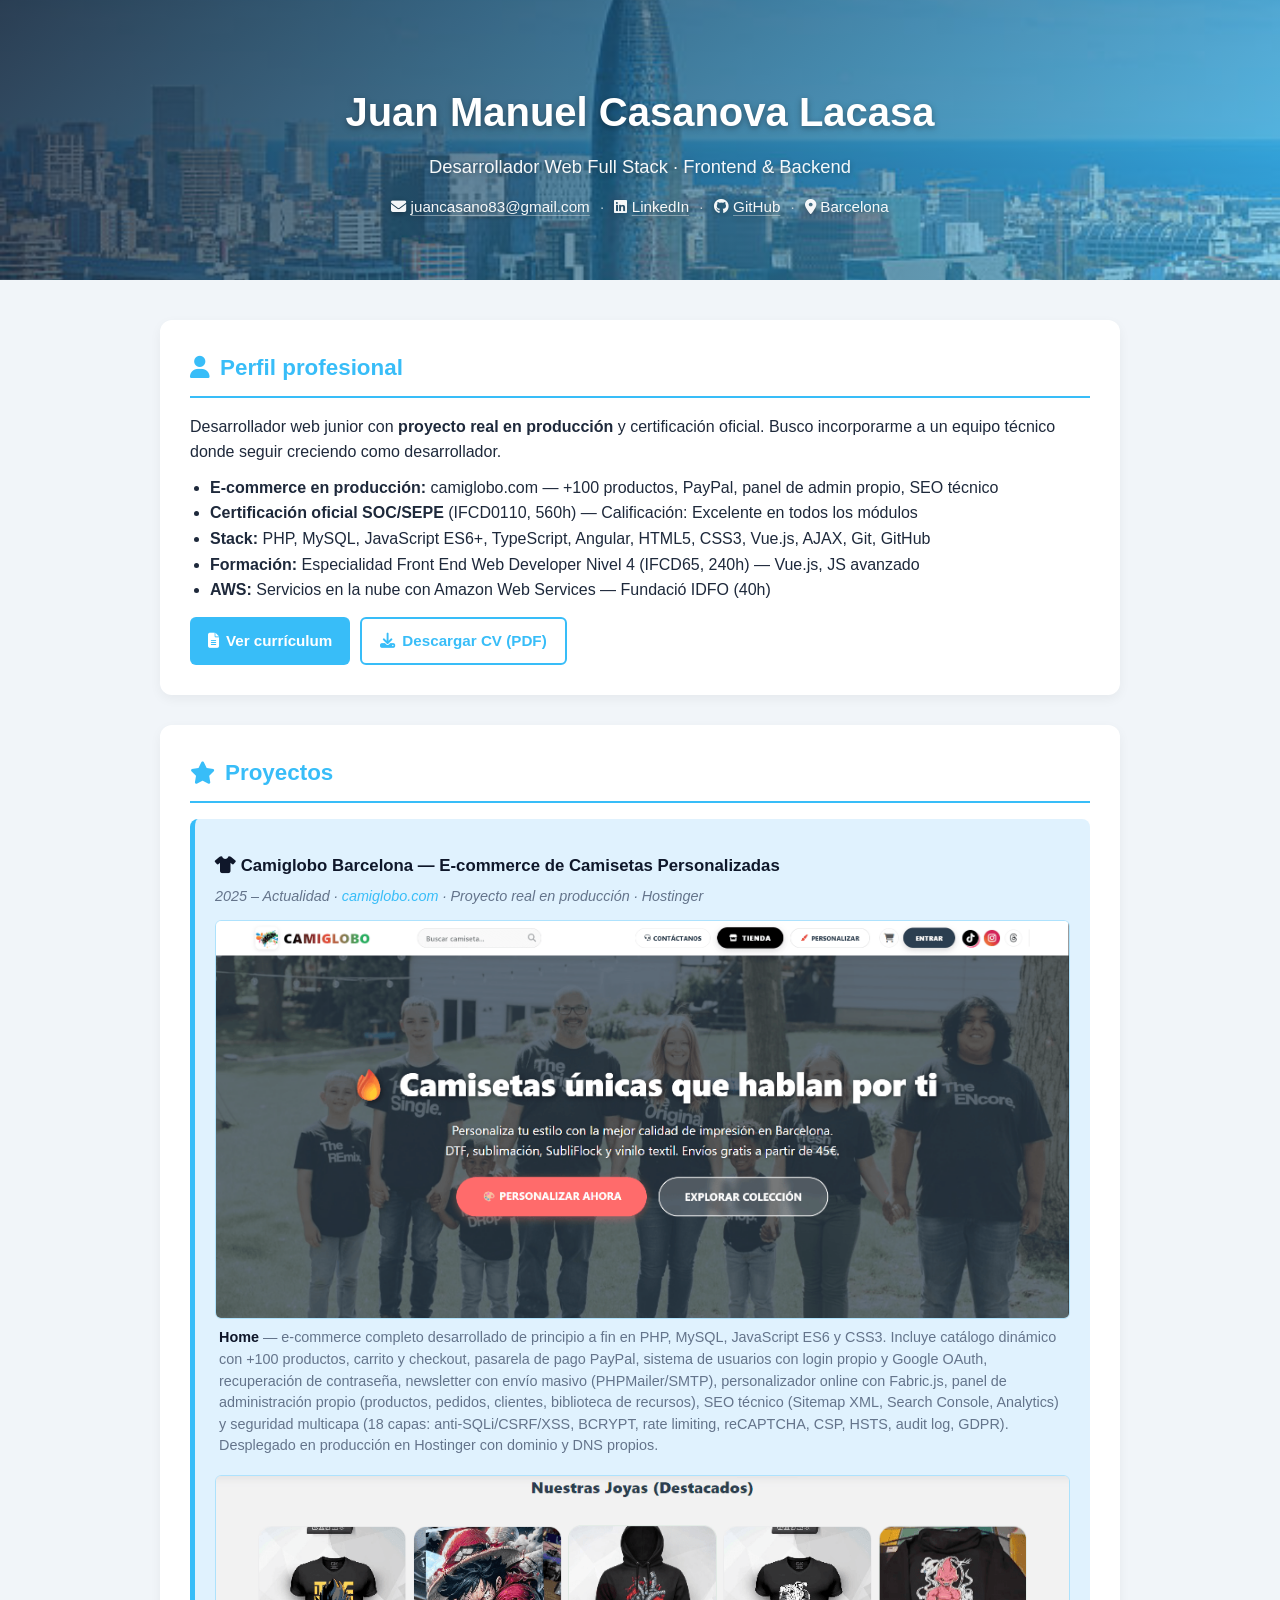
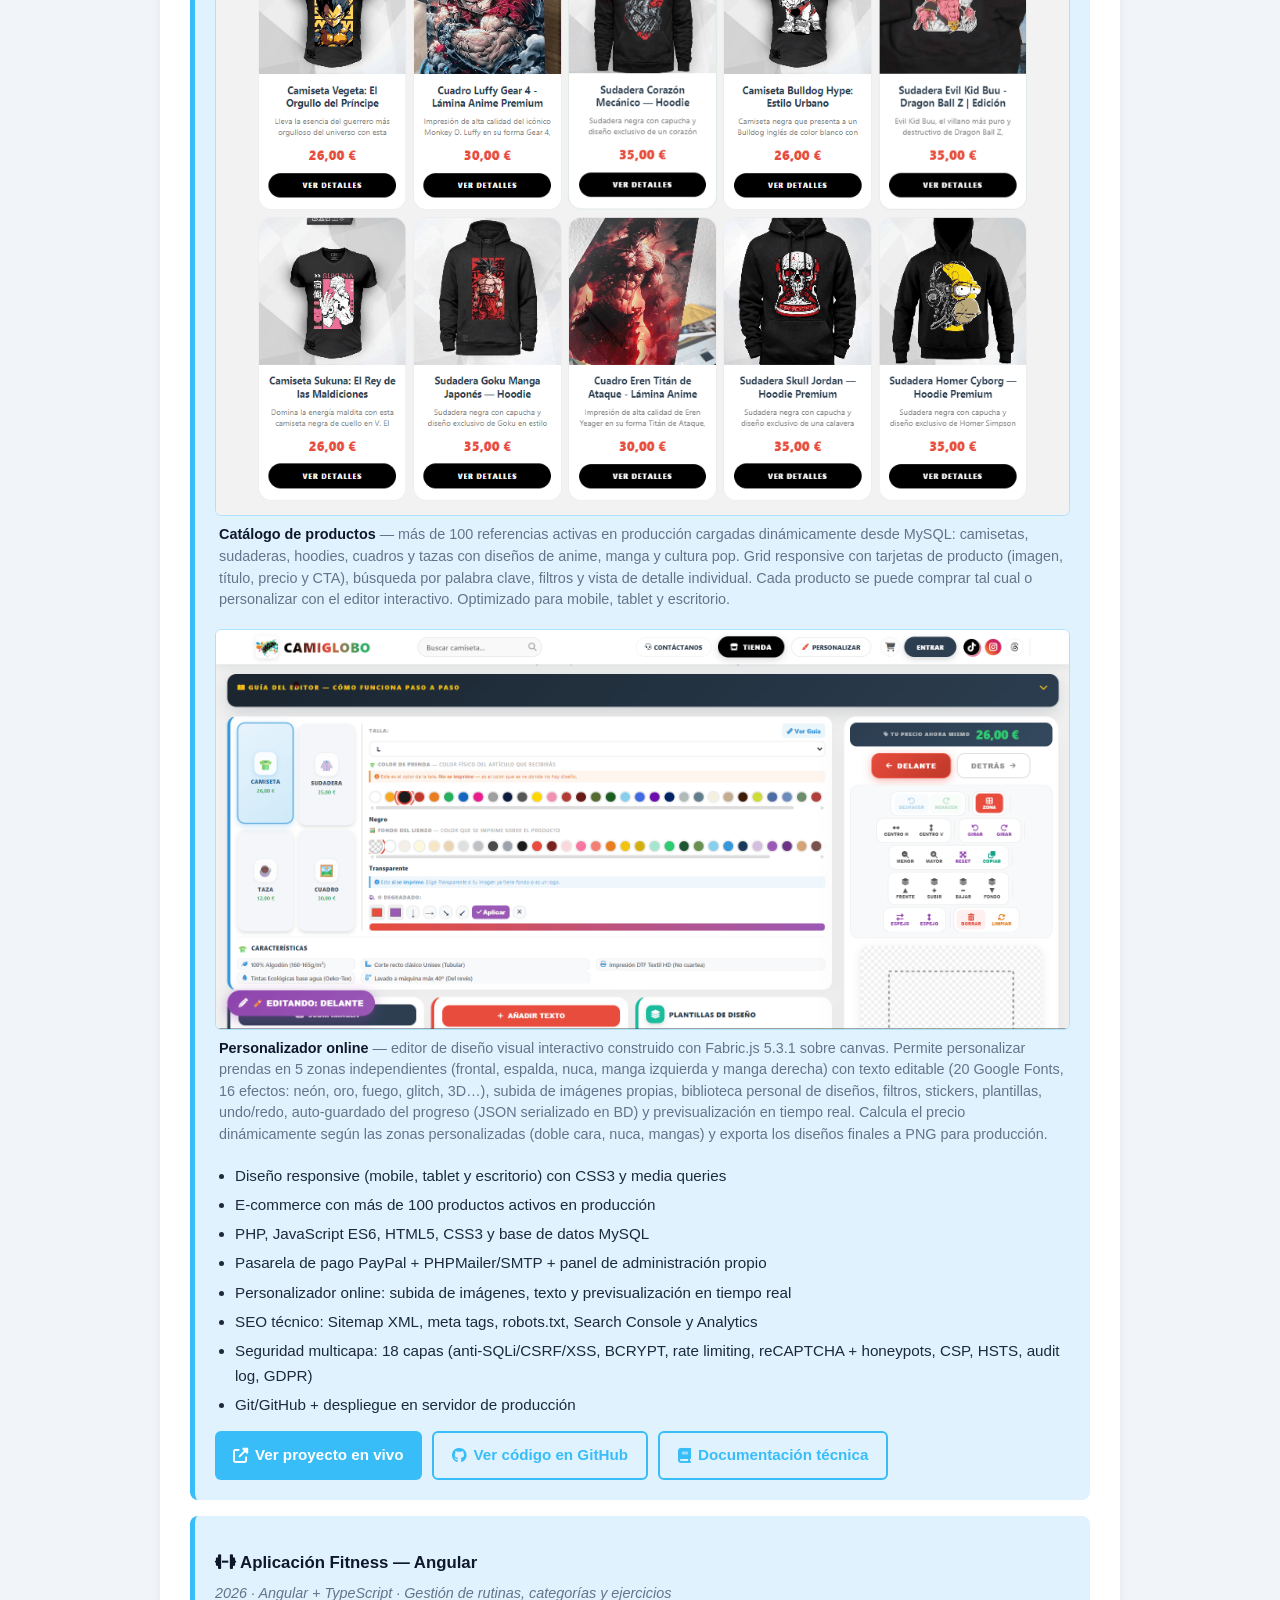
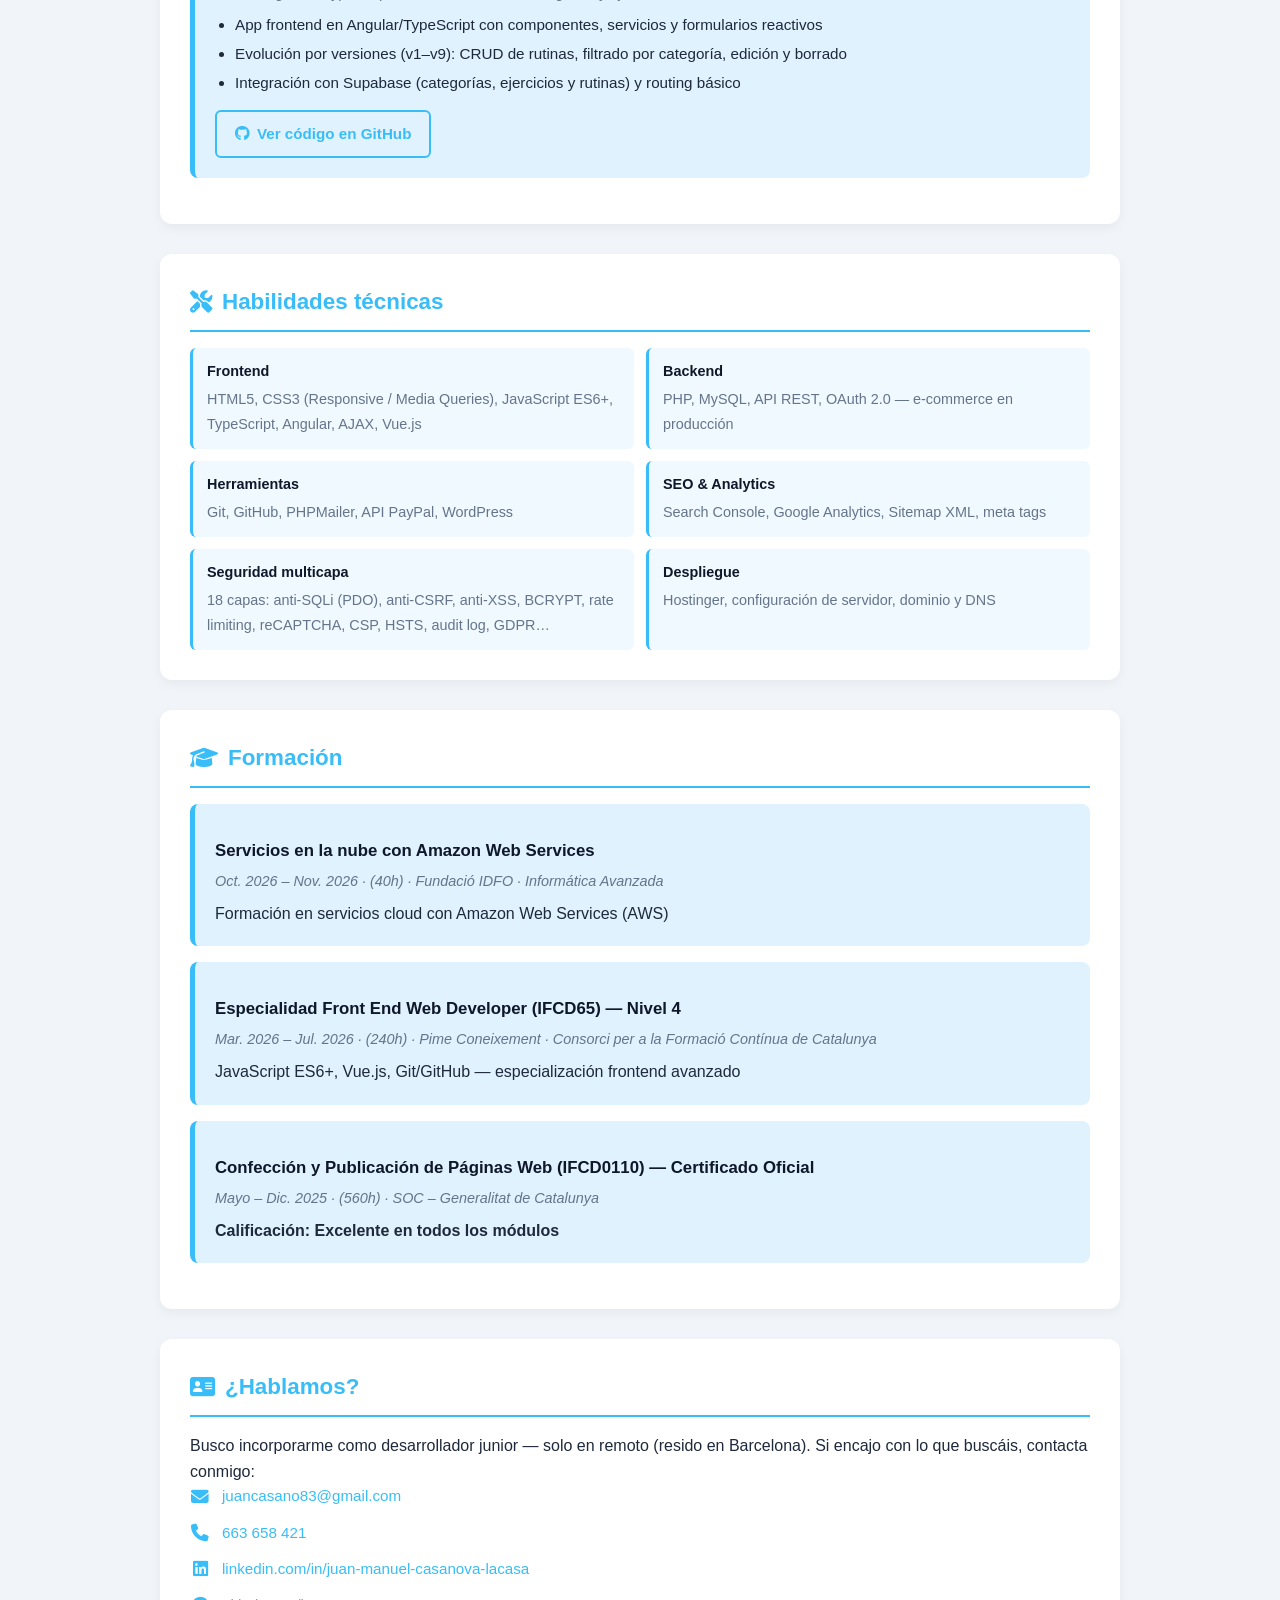
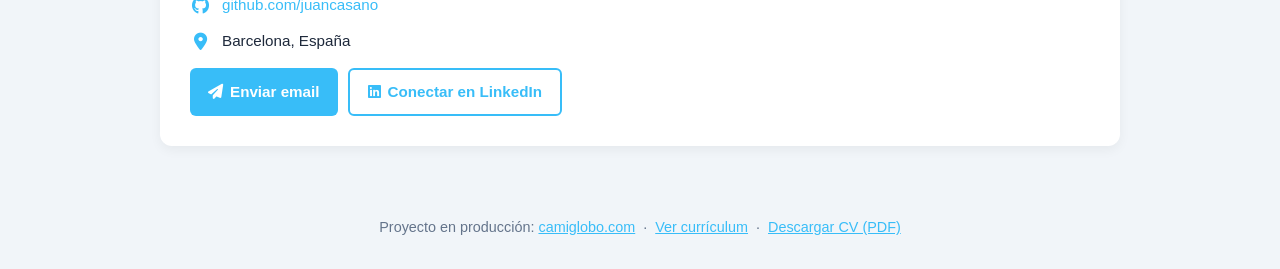
<file: index.html>
<!DOCTYPE html>
<html lang="es">
<head>
  <meta charset="UTF-8" />
  <meta name="viewport" content="width=device-width, initial-scale=1.0"/>
  <meta name="description" content="Portafolio de Juan Manuel Casanova Lacasa, Desarrollador Web Full Stack en Barcelona. Proyecto real en producción: camiglobo.com.">
  <title>Portafolio · Juan Manuel Casanova — Desarrollador Web Full Stack</title>

  <!-- Open Graph / LinkedIn / WhatsApp / etc. -->
  <meta property="og:type" content="website">
  <meta property="og:url" content="https://juancasano.github.io/">
  <meta property="og:title" content="Juan Manuel Casanova — Desarrollador Web Full Stack">
  <meta property="og:description" content="Portafolio profesional con proyecto real en producción (camiglobo.com), formación oficial y CV descargable.">
  <meta property="og:image" content="https://juancasano.github.io/assets/portafolio-preview.png">
  <meta property="og:locale" content="es_ES">

  <!-- Twitter / X -->
  <meta name="twitter:card" content="summary_large_image">
  <meta name="twitter:title" content="Juan Manuel Casanova — Desarrollador Web Full Stack">
  <meta name="twitter:description" content="Portafolio profesional con proyecto real en producción (camiglobo.com), formación oficial y CV descargable.">
  <meta name="twitter:image" content="https://juancasano.github.io/assets/portafolio-preview.png">
  <link rel="icon" href="data:image/svg+xml,<svg xmlns=%22http://www.w3.org/2000/svg%22 viewBox=%220 0 100 100%22><text y=%22.9em%22 font-size=%2290%22>%F0%9F%92%BB</text></svg>">
  <link rel="stylesheet" href="https://cdnjs.cloudflare.com/ajax/libs/font-awesome/6.4.0/css/all.min.css"/>
  <style>
    :root {
      --primary: #0f172a;
      --secondary: #38bdf8;
      --accent: #f43f5e;
      --bg: #f1f5f9;
      --card: #ffffff;
      --text: #1e293b;
      --text-light: #64748b;
    }

    * { box-sizing: border-box; margin: 0; padding: 0; }

    body {
      font-family: 'Segoe UI', Tahoma, sans-serif;
      background-color: var(--bg);
      color: var(--text);
      line-height: 1.6;
    }

    a { color: var(--secondary); text-decoration: none; }
    a:hover { color: var(--accent); text-decoration: underline; }

    .site-header {
      background:
        linear-gradient(135deg, rgba(15, 23, 42, 0.78) 0%, rgba(56, 189, 248, 0.55) 100%),
        url('assets/istockphoto-1316334212-612x612.jpg') center / cover no-repeat;
      color: white;
      padding: 80px 20px 60px;
      text-align: center;
      animation: fadeIn 0.8s ease-in-out;
      text-shadow: 0 2px 6px rgba(0, 0, 0, 0.35);
    }

    .site-header h1 { font-size: 2.5rem; margin-bottom: 8px; font-weight: 700; }
    .site-header .tagline { font-size: 1.15rem; font-weight: 400; opacity: 0.95; margin-bottom: 6px; }
    .contact-bar { font-size: 0.95rem; opacity: 0.95; margin-top: 14px; }
    .contact-bar a {
      color: white;
      text-decoration: underline;
      text-decoration-color: rgba(255, 255, 255, 0.4);
      text-underline-offset: 3px;
      transition: color 0.2s ease, text-decoration-color 0.2s ease;
    }
    .contact-bar a:hover {
      color: #38bdf8;
      text-decoration-color: #38bdf8;
      text-decoration-thickness: 2px;
    }
    .contact-bar span { margin: 0 6px; opacity: 0.7; }

    .container { max-width: 1000px; margin: 40px auto; padding: 0 20px; }

    section.section {
      background: var(--card);
      padding: 30px;
      margin-bottom: 30px;
      border-radius: 12px;
      box-shadow: 0 4px 12px rgba(0,0,0,0.05);
      animation: slideUp 0.6s ease-in-out both;
    }

    section.section:nth-child(2) { animation-delay: 0.1s; }
    section.section:nth-child(3) { animation-delay: 0.2s; }
    section.section:nth-child(4) { animation-delay: 0.3s; }
    section.section:nth-child(5) { animation-delay: 0.4s; }

    section.section h2 {
      color: var(--secondary);
      margin-bottom: 16px;
      font-size: 1.4rem;
      border-bottom: 2px solid var(--secondary);
      padding-bottom: 10px;
      display: flex;
      align-items: center;
      gap: 10px;
    }

    section.section h3 { font-size: 1.05rem; margin: 14px 0 5px; color: var(--primary); }

    .hint { color: var(--text-light); font-style: italic; font-size: 0.9rem; margin-bottom: 8px; }

    .card {
      background-color: #e0f2fe;
      border-left: 5px solid var(--secondary);
      padding: 20px;
      border-radius: 8px;
      margin-bottom: 16px;
      transition: transform 0.3s ease, box-shadow 0.3s ease;
    }

    .card:hover {
      transform: translateY(-4px);
      box-shadow: 0 8px 20px rgba(56, 189, 248, 0.2);
    }

    .card ul { padding-left: 20px; margin-top: 8px; }
    .card ul li { margin-bottom: 5px; font-size: 0.95rem; }

    .project-image {
      display: block;
      width: 100%;
      height: auto;
      border-radius: 6px;
      margin: 12px 0 14px;
      box-shadow: 0 4px 14px rgba(15, 23, 42, 0.18);
      border: 1px solid rgba(56, 189, 248, 0.3);
    }
    .project-image-link {
      display: block;
      overflow: hidden;
      border-radius: 6px;
      margin: 12px 0 0;
    }
    .project-image-link .project-image { margin: 0; transition: transform 0.4s ease; }
    .project-image-link:hover .project-image { transform: scale(1.02); }

    .project-figure { margin: 0 0 18px; }
    .project-caption {
      font-size: 0.9rem;
      color: var(--text-light);
      margin: 8px 4px 0;
      line-height: 1.5;
    }
    .project-caption strong { color: var(--primary); }

    .skills-grid { display: grid; grid-template-columns: 1fr 1fr; gap: 12px; }

    .skill-item {
      background: #f0f9ff;
      border-left: 3px solid var(--secondary);
      padding: 12px 14px;
      border-radius: 6px;
    }
    .skill-item strong { color: var(--primary); display: block; margin-bottom: 3px; font-size: 0.9rem; }
    .skill-item span { font-size: 0.9rem; color: var(--text-light); }

    .btn-group { display: flex; flex-wrap: wrap; gap: 10px; margin-top: 14px; }

    .btn {
      display: inline-flex;
      align-items: center;
      gap: 7px;
      padding: 10px 18px;
      background-color: var(--secondary);
      color: white;
      border-radius: 6px;
      font-weight: 600;
      font-size: 0.95rem;
      transition: background 0.25s ease, transform 0.2s ease;
      text-decoration: none;
    }
    .btn:hover { background-color: var(--accent); color: white; transform: translateY(-2px); text-decoration: none; }
    .btn-outline {
      background-color: transparent;
      color: var(--secondary);
      border: 2px solid var(--secondary);
    }
    .btn-outline:hover { background-color: var(--secondary); color: white; }

    .contact-list { list-style: none; padding: 0; }
    .contact-list li { margin-bottom: 12px; display: flex; align-items: center; gap: 12px; font-size: 0.95rem; }
    .contact-list i { color: var(--secondary); width: 20px; text-align: center; font-size: 1.1rem; }

    .site-footer {
      text-align: center;
      padding: 30px 10px;
      font-size: 0.9rem;
      color: var(--text-light);
    }
    .site-footer a {
      color: var(--secondary);
      text-decoration: underline;
      font-weight: 500;
    }
    .site-footer a:hover { color: var(--accent); }

    @keyframes fadeIn { from { opacity: 0; } to { opacity: 1; } }
    @keyframes slideUp { from { transform: translateY(24px); opacity: 0; } to { transform: translateY(0); opacity: 1; } }

    @media (prefers-reduced-motion: reduce) {
      *, *::before, *::after { animation-duration: 0.01ms !important; transition-duration: 0.01ms !important; }
    }

    @media (max-width: 768px) {
      .site-header { padding: 50px 20px 40px; }
      .site-header h1 { font-size: 2rem; }
      .container { margin: 24px auto; }
      section.section { padding: 20px; }
      .skills-grid { grid-template-columns: 1fr; }
      .btn-group { flex-direction: column; }
      .btn { justify-content: center; }
    }
  </style>
</head>
<body>

  <header class="site-header">
    <h1>Juan Manuel Casanova Lacasa</h1>
    <p class="tagline">Desarrollador Web Full Stack · Frontend &amp; Backend</p>
    <p class="contact-bar">
      <i class="fa-solid fa-envelope" aria-hidden="true"></i>
      <a href="mailto:juancasano83@gmail.com" class="js-email-btn" data-email="juancasano83@gmail.com">juancasano83@gmail.com</a>
      <span>·</span>
      <i class="fa-brands fa-linkedin" aria-hidden="true"></i>
      <a href="https://www.linkedin.com/in/juan-manuel-casanova-lacasa/" target="_blank" rel="noopener">LinkedIn</a>
      <span>·</span>
      <i class="fa-brands fa-github" aria-hidden="true"></i>
      <a href="https://github.com/juancasano" target="_blank" rel="noopener">GitHub</a>
      <span>·</span>
      <i class="fa-solid fa-location-dot" aria-hidden="true"></i> Barcelona
    </p>
  </header>

  <main class="container">

    <section class="section" id="perfil">
      <h2><i class="fa-solid fa-user" aria-hidden="true"></i> Perfil profesional</h2>
      <p>Desarrollador web junior con <strong>proyecto real en producción</strong> y certificación oficial. Busco incorporarme a un equipo técnico donde seguir creciendo como desarrollador.</p>
      <ul style="padding-left: 20px; margin-top: 10px;">
        <li><strong>E-commerce en producción:</strong> camiglobo.com — +100 productos, PayPal, panel de admin propio, SEO técnico</li>
        <li><strong>Certificación oficial SOC/SEPE</strong> (IFCD0110, 560h) — Calificación: Excelente en todos los módulos</li>
        <li><strong>Stack:</strong> PHP, MySQL, JavaScript ES6+, TypeScript, Angular, HTML5, CSS3, Vue.js, AJAX, Git, GitHub</li>
        <li><strong>Formación:</strong> Especialidad Front End Web Developer Nivel 4 (IFCD65, 240h) — Vue.js, JS avanzado</li>
        <li><strong>AWS:</strong> Servicios en la nube con Amazon Web Services — Fundació IDFO (40h)</li>
      </ul>
      <div class="btn-group">
        <a href="cv.html" class="btn"><i class="fa-solid fa-file-lines" aria-hidden="true"></i> Ver currículum</a>
        <a href="cv-juan-manuel-casanova.pdf" class="btn btn-outline" download="CV-Juan-Manuel-Casanova.pdf"><i class="fa-solid fa-download" aria-hidden="true"></i> Descargar CV (PDF)</a>
      </div>
    </section>

    <section class="section" id="proyectos">
      <h2><i class="fa-solid fa-star" aria-hidden="true"></i> Proyectos</h2>
      <article class="card">
        <h3><i class="fa-solid fa-shirt" aria-hidden="true"></i> Camiglobo Barcelona — E-commerce de Camisetas Personalizadas</h3>
        <p class="hint">2025 – Actualidad · <a href="https://camiglobo.com" target="_blank" rel="noopener">camiglobo.com</a> · Proyecto real en producción · Hostinger</p>
        <figure class="project-figure">
          <a href="https://camiglobo.com" target="_blank" rel="noopener" class="project-image-link" aria-label="Visitar camiglobo.com">
            <img class="project-image" src="assets/camiglobo.png" alt="Captura de la home de camiglobo.com" loading="lazy">
          </a>
          <figcaption class="project-caption">
            <strong>Home</strong> — e-commerce completo desarrollado de principio a fin en PHP, MySQL, JavaScript ES6 y CSS3. Incluye catálogo dinámico con +100 productos, carrito y checkout, pasarela de pago PayPal, sistema de usuarios con login propio y Google OAuth, recuperación de contraseña, newsletter con envío masivo (PHPMailer/SMTP), personalizador online con Fabric.js, panel de administración propio (productos, pedidos, clientes, biblioteca de recursos), SEO técnico (Sitemap XML, Search Console, Analytics) y seguridad multicapa (18 capas: anti-SQLi/CSRF/XSS, BCRYPT, rate limiting, reCAPTCHA, CSP, HSTS, audit log, GDPR). Desplegado en producción en Hostinger con dominio y DNS propios.
          </figcaption>
        </figure>

        <figure class="project-figure">
          <a href="https://camiglobo.com/productos.php" target="_blank" rel="noopener" class="project-image-link" aria-label="Ver catálogo de productos en camiglobo.com">
            <img class="project-image" src="assets/camiglobo-productos.png" alt="Catálogo de productos: camisetas y sudaderas con diseños de anime y cultura pop" loading="lazy">
          </a>
          <figcaption class="project-caption">
            <strong>Catálogo de productos</strong> — más de 100 referencias activas en producción cargadas dinámicamente desde MySQL: camisetas, sudaderas, hoodies, cuadros y tazas con diseños de anime, manga y cultura pop. Grid responsive con tarjetas de producto (imagen, título, precio y CTA), búsqueda por palabra clave, filtros y vista de detalle individual. Cada producto se puede comprar tal cual o personalizar con el editor interactivo. Optimizado para mobile, tablet y escritorio.
          </figcaption>
        </figure>

        <figure class="project-figure">
          <a href="https://camiglobo.com/personalizar.php" target="_blank" rel="noopener" class="project-image-link" aria-label="Probar el personalizador online de camiglobo.com">
            <img class="project-image" src="assets/camiglobo-personalizador.png" alt="Personalizador online con editor de prenda, paletas de colores y controles de diseño" loading="lazy">
          </a>
          <figcaption class="project-caption">
            <strong>Personalizador online</strong> — editor de diseño visual interactivo construido con Fabric.js 5.3.1 sobre canvas. Permite personalizar prendas en 5 zonas independientes (frontal, espalda, nuca, manga izquierda y manga derecha) con texto editable (20 Google Fonts, 16 efectos: neón, oro, fuego, glitch, 3D…), subida de imágenes propias, biblioteca personal de diseños, filtros, stickers, plantillas, undo/redo, auto-guardado del progreso (JSON serializado en BD) y previsualización en tiempo real. Calcula el precio dinámicamente según las zonas personalizadas (doble cara, nuca, mangas) y exporta los diseños finales a PNG para producción.
          </figcaption>
        </figure>
        <ul>
          <li>Diseño responsive (mobile, tablet y escritorio) con CSS3 y media queries</li>
          <li>E-commerce con más de 100 productos activos en producción</li>
          <li>PHP, JavaScript ES6, HTML5, CSS3 y base de datos MySQL</li>
          <li>Pasarela de pago PayPal + PHPMailer/SMTP + panel de administración propio</li>
          <li>Personalizador online: subida de imágenes, texto y previsualización en tiempo real</li>
          <li>SEO técnico: Sitemap XML, meta tags, robots.txt, Search Console y Analytics</li>
          <li>Seguridad multicapa: 18 capas (anti-SQLi/CSRF/XSS, BCRYPT, rate limiting, reCAPTCHA + honeypots, CSP, HSTS, audit log, GDPR)</li>
          <li>Git/GitHub + despliegue en servidor de producción</li>
        </ul>
        <div class="btn-group">
          <a href="https://camiglobo.com" target="_blank" rel="noopener" class="btn">
            <i class="fa-solid fa-up-right-from-square" aria-hidden="true"></i> Ver proyecto en vivo
          </a>
          <a href="https://github.com/juancasano/camiglobo" target="_blank" rel="noopener" class="btn btn-outline">
            <i class="fa-brands fa-github" aria-hidden="true"></i> Ver código en GitHub
          </a>
          <a href="documentacion-camiglobo.html" target="_blank" rel="noopener" class="btn btn-outline">
            <i class="fa-solid fa-book" aria-hidden="true"></i> Documentación técnica
          </a>
        </div>
      </article>

      <article class="card">
        <h3><i class="fa-solid fa-dumbbell" aria-hidden="true"></i> Aplicación Fitness — Angular</h3>
        <p class="hint">2026 · Angular + TypeScript · Gestión de rutinas, categorías y ejercicios</p>
        <ul>
          <li>App frontend en Angular/TypeScript con componentes, servicios y formularios reactivos</li>
          <li>Evolución por versiones (v1–v9): CRUD de rutinas, filtrado por categoría, edición y borrado</li>
          <li>Integración con Supabase (categorías, ejercicios y rutinas) y routing básico</li>
        </ul>
        <div class="btn-group">
          <a href="https://github.com/juancasano/aplicacionfitness-angular" target="_blank" rel="noopener" class="btn btn-outline">
            <i class="fa-brands fa-github" aria-hidden="true"></i> Ver código en GitHub
          </a>
        </div>
      </article>
    </section>

    <section class="section" id="habilidades">
      <h2><i class="fa-solid fa-screwdriver-wrench" aria-hidden="true"></i> Habilidades técnicas</h2>
      <div class="skills-grid">
        <div class="skill-item">
          <strong>Frontend</strong>
          <span>HTML5, CSS3 (Responsive / Media Queries), JavaScript ES6+, TypeScript, Angular, AJAX, Vue.js</span>
        </div>
        <div class="skill-item">
          <strong>Backend</strong>
          <span>PHP, MySQL, API REST, OAuth 2.0 — e-commerce en producción</span>
        </div>
        <div class="skill-item">
          <strong>Herramientas</strong>
          <span>Git, GitHub, PHPMailer, API PayPal, WordPress</span>
        </div>
        <div class="skill-item">
          <strong>SEO &amp; Analytics</strong>
          <span>Search Console, Google Analytics, Sitemap XML, meta tags</span>
        </div>
        <div class="skill-item">
          <strong>Seguridad multicapa</strong>
          <span>18 capas: anti-SQLi (PDO), anti-CSRF, anti-XSS, BCRYPT, rate limiting, reCAPTCHA, CSP, HSTS, audit log, GDPR…</span>
        </div>
        <div class="skill-item">
          <strong>Despliegue</strong>
          <span>Hostinger, configuración de servidor, dominio y DNS</span>
        </div>
      </div>
    </section>

    <section class="section" id="formacion">
      <h2><i class="fa-solid fa-graduation-cap" aria-hidden="true"></i> Formación</h2>
      <article class="card">
        <h3>Servicios en la nube con Amazon Web Services</h3>
        <p class="hint">Oct. 2026 – Nov. 2026 · (40h) · Fundació IDFO · Informática Avanzada</p>
        <p>Formación en servicios cloud con Amazon Web Services (AWS)</p>
      </article>
      <article class="card">
          <h3>Especialidad Front End Web Developer (IFCD65) — Nivel 4</h3>
          <p class="hint">Mar. 2026 – Jul. 2026 · (240h) · Pime Coneixement · Consorci per a la Formació Contínua de Catalunya</p>
        <p>JavaScript ES6+, Vue.js, Git/GitHub — especialización frontend avanzado</p>
      </article>
      <article class="card">
        <h3>Confección y Publicación de Páginas Web (IFCD0110) — Certificado Oficial</h3>
        <p class="hint">Mayo – Dic. 2025 · (560h) · SOC – Generalitat de Catalunya</p>
        <p><strong>Calificación: Excelente en todos los módulos</strong></p>
      </article>
    </section>

    <section class="section cta-section" id="contacto">
      <h2><i class="fa-solid fa-address-card" aria-hidden="true"></i> ¿Hablamos?</h2>
      <p>Busco incorporarme como desarrollador junior — solo en remoto (resido en Barcelona). Si encajo con lo que buscáis, contacta conmigo:</p>
      <ul class="contact-list">
        <li>
          <i class="fa-solid fa-envelope" aria-hidden="true"></i>
          <a href="mailto:juancasano83@gmail.com" class="js-email-btn" data-email="juancasano83@gmail.com">juancasano83@gmail.com</a>
        </li>
        <li>
          <i class="fa-solid fa-phone" aria-hidden="true"></i>
          <a href="tel:+34663658421">663 658 421</a>
        </li>
        <li>
          <i class="fa-brands fa-linkedin" aria-hidden="true"></i>
          <a href="https://www.linkedin.com/in/juan-manuel-casanova-lacasa/" target="_blank" rel="noopener">linkedin.com/in/juan-manuel-casanova-lacasa</a>
        </li>
        <li>
          <i class="fa-brands fa-github" aria-hidden="true"></i>
          <a href="https://github.com/juancasano" target="_blank" rel="noopener">github.com/juancasano</a>
        </li>
        <li>
          <i class="fa-solid fa-location-dot" aria-hidden="true"></i>
          Barcelona, España
        </li>
      </ul>
      <div class="btn-group">
        <a href="mailto:juancasano83@gmail.com" class="btn"><i class="fa-solid fa-paper-plane" aria-hidden="true"></i> Enviar email</a>
        <a href="https://www.linkedin.com/in/juan-manuel-casanova-lacasa/" target="_blank" rel="noopener" class="btn btn-outline"><i class="fa-brands fa-linkedin" aria-hidden="true"></i> Conectar en LinkedIn</a>
      </div>
    </section>

  </main>

  <footer class="site-footer">
    <p>
      Proyecto en producción: <a href="https://camiglobo.com" target="_blank" rel="noopener">camiglobo.com</a>
      &nbsp;·&nbsp;
      <a href="cv.html">Ver currículum</a>
      &nbsp;·&nbsp;
      <a href="cv-juan-manuel-casanova.pdf" download="CV-Juan-Manuel-Casanova.pdf">Descargar CV (PDF)</a>
    </p>
  </footer>

  <div id="email-toast" role="status" aria-live="polite"></div>

  <style>
    #email-toast {
      position: fixed;
      bottom: 24px;
      left: 50%;
      transform: translateX(-50%) translateY(80px);
      background: var(--primary);
      color: white;
      padding: 12px 22px;
      border-radius: 8px;
      box-shadow: 0 6px 20px rgba(0,0,0,0.18);
      font-size: 0.95rem;
      opacity: 0;
      transition: opacity 0.25s ease, transform 0.25s ease;
      z-index: 9999;
      pointer-events: none;
    }
    #email-toast.is-visible {
      opacity: 1;
      transform: translateX(-50%) translateY(0);
    }
  </style>

  <script>
    (function () {
      var toast = document.getElementById('email-toast');
      function showToast(msg) {
        if (!toast) return;
        toast.textContent = msg;
        toast.classList.add('is-visible');
        clearTimeout(toast._t);
        toast._t = setTimeout(function () { toast.classList.remove('is-visible'); }, 2600);
      }
      document.querySelectorAll('.js-email-btn').forEach(function (el) {
        el.addEventListener('click', function (e) {
          var email = el.dataset.email || 'juancasano83@gmail.com';
          if (navigator.clipboard && navigator.clipboard.writeText) {
            navigator.clipboard.writeText(email).then(function () {
              showToast('📋 Email copiado: ' + email);
            }).catch(function () {
              showToast('Email: ' + email);
            });
          } else {
            showToast('Email: ' + email);
          }
        });
      });
    })();
  </script>

</body>
</html>
</file>
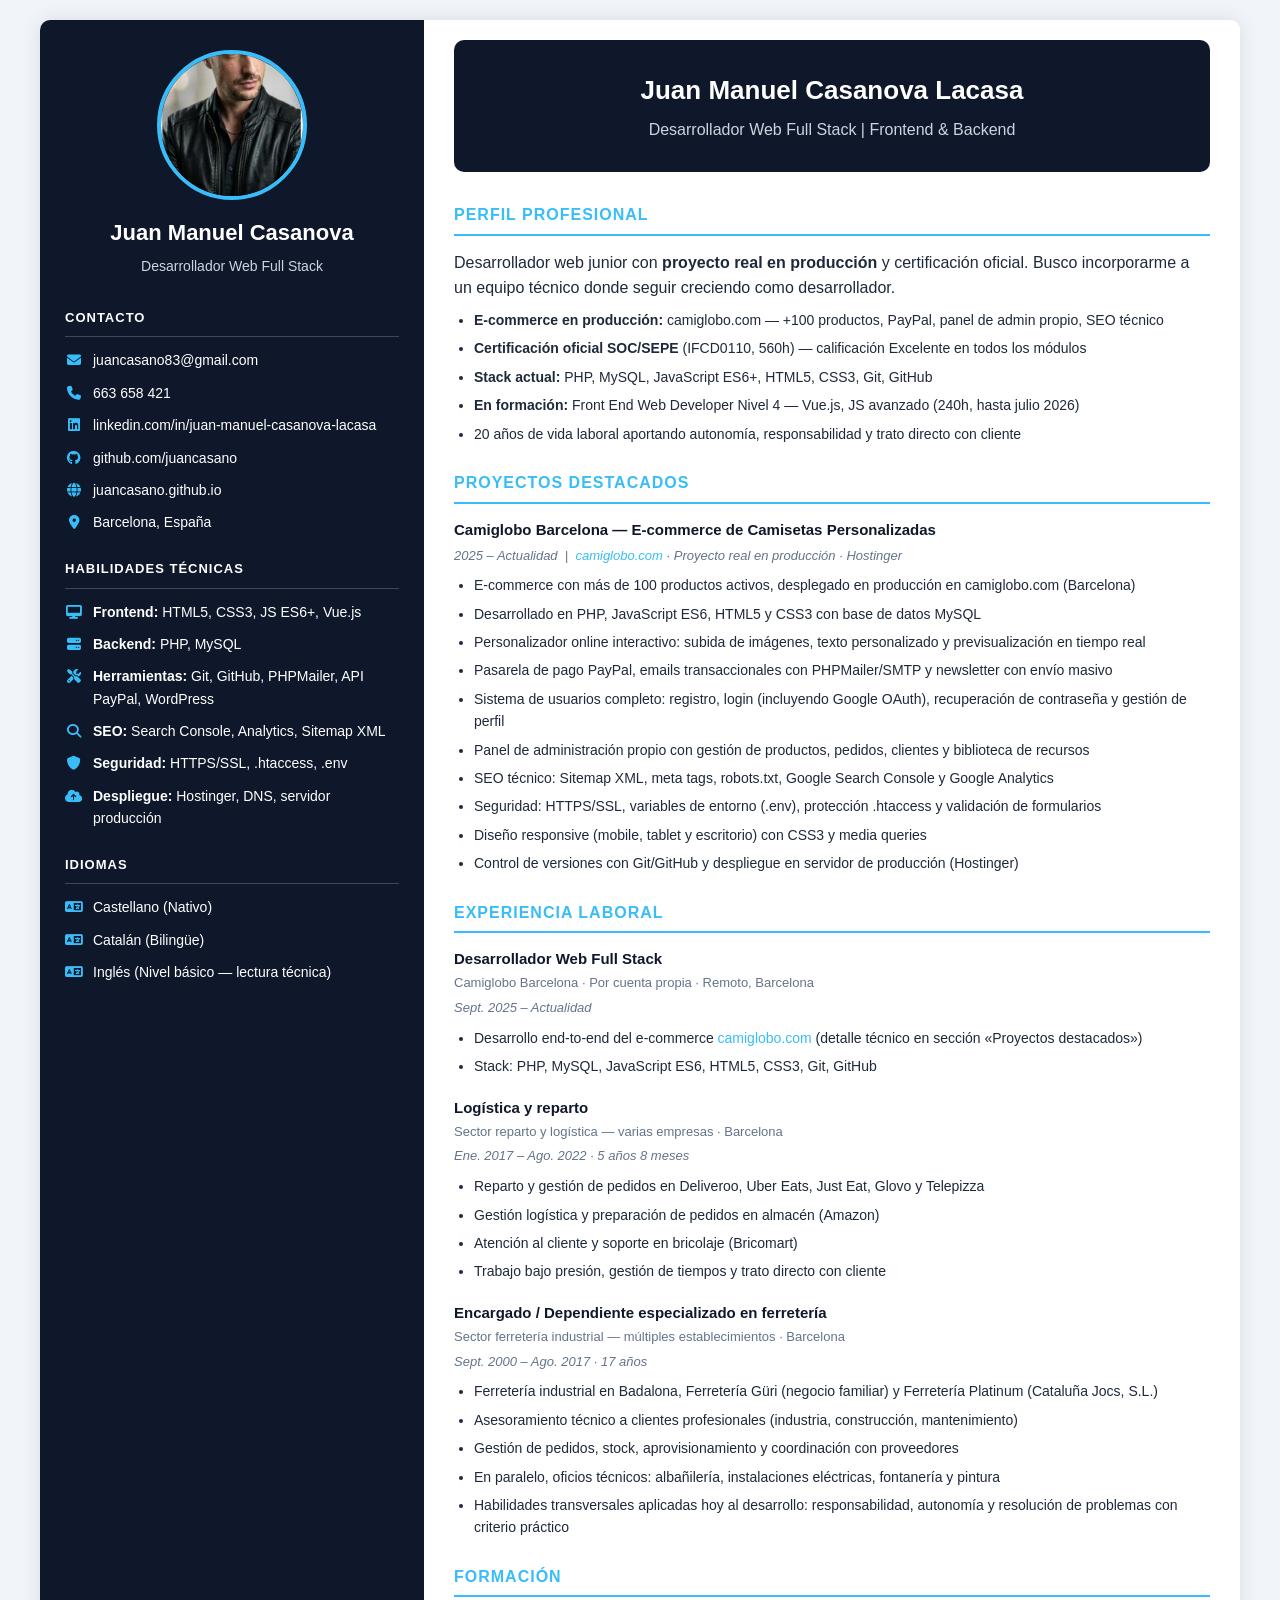
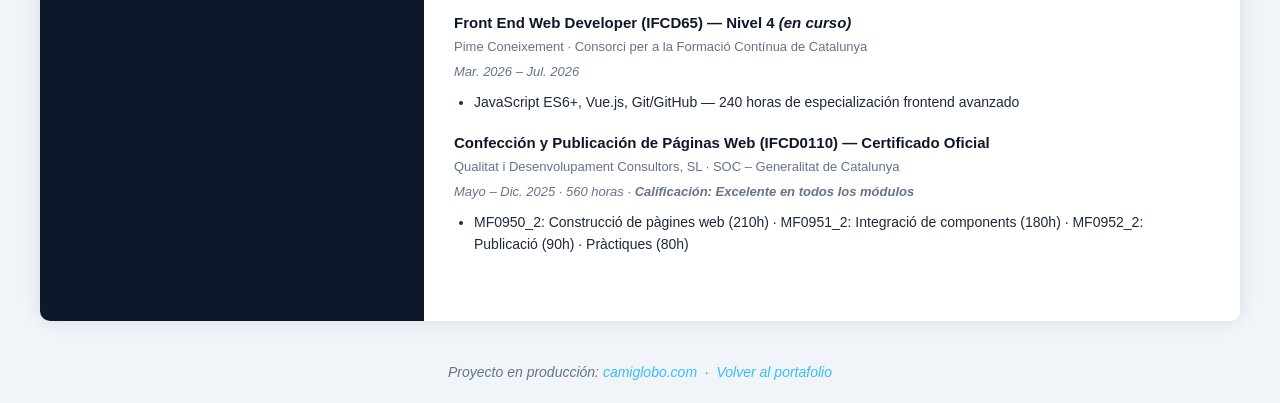
<file: curri.html>
<!DOCTYPE html>
<html lang="es">
<head>
    <meta charset="UTF-8">
    <meta name="viewport" content="width=device-width, initial-scale=1">
    <meta name="description" content="Currículum de Juan Manuel Casanova Lacasa, Desarrollador Web Full Stack en Barcelona. Proyecto real en producción: camiglobo.com.">
    <title>CV · Juan Manuel Casanova — Desarrollador Web Full Stack</title>
    <link rel="icon" href="data:image/svg+xml,<svg xmlns=%22http://www.w3.org/2000/svg%22 viewBox=%220 0 100 100%22><text y=%22.9em%22 font-size=%2290%22>%F0%9F%92%BB</text></svg>">
    <link rel="stylesheet" href="https://cdnjs.cloudflare.com/ajax/libs/font-awesome/6.4.0/css/all.min.css">
    <style>
        :root {
            --primary: #0f172a;
            --secondary: #38bdf8;
            --accent: #f43f5e;
            --bg: #f1f5f9;
            --card: #ffffff;
            --text: #1e293b;
            --text-light: #64748b;
            --sidebar-text: #cbd5e1;
        }

        * { box-sizing: border-box; margin: 0; padding: 0; }

        body {
            font-family: 'Segoe UI', Tahoma, Geneva, Verdana, sans-serif;
            line-height: 1.6;
            color: var(--text);
            background-color: var(--bg);
        }

        a { color: var(--secondary); text-decoration: none; }
        a:hover { text-decoration: underline; }

        .cv-container {
            display: flex;
            max-width: 1200px;
            margin: 20px auto;
            box-shadow: 0 0 20px rgba(0,0,0,0.1);
            border-radius: 10px;
            overflow: hidden;
            background-color: var(--card);
        }

        .sidebar {
            width: 32%;
            background: var(--primary);
            color: white;
            padding: 30px 25px;
        }

        .main-content {
            width: 68%;
            background-color: var(--card);
            padding: 0 30px;
        }

        .profile { text-align: center; margin-bottom: 30px; }

        .profile-photo {
            width: 150px;
            height: 150px;
            border-radius: 50%;
            object-fit: cover;
            border: 4px solid var(--secondary);
            margin: 0 auto 15px;
            display: block;
            background-color: #1e293b;
        }
        /* Placeholder visible mientras no haya foto */
        .profile-photo.is-empty {
            background-color: #1e293b;
            position: relative;
        }
        .profile-photo.is-empty::after {
            content: "JM";
            font-family: 'Segoe UI', Tahoma, sans-serif;
            font-weight: 700;
            color: rgba(255,255,255,0.55);
            font-size: 50px;
            letter-spacing: 3px;
            position: absolute;
            inset: 0;
            display: flex;
            align-items: center;
            justify-content: center;
        }

        .profile-name { font-size: 22px; color: white; font-weight: 600; }
        .profile-role { font-size: 14px; font-weight: normal; color: var(--sidebar-text); margin-top: 5px; }

        .sidebar-section { margin-bottom: 25px; }
        .sidebar-title {
            font-size: 13px;
            text-transform: uppercase;
            letter-spacing: 1px;
            color: white;
            margin-bottom: 8px;
            font-weight: 600;
        }
        .sidebar hr {
            border: none;
            height: 1px;
            background-color: rgba(255,255,255,0.2);
            margin: 0 0 12px;
        }

        .main-header {
            text-align: center;
            padding: 30px 40px;
            background: var(--primary);
            color: white;
            margin: 20px 0 30px;
            border-radius: 10px;
        }
        .main-header h1 { color: white; margin: 0; font-size: 26px; }
        .main-header .subtitle {
            color: #cbd5e1;
            margin: 5px 0 0;
            font-size: 16px;
            font-weight: 300;
        }

        .section { margin-bottom: 25px; }
        .section-title {
            font-size: 16px;
            text-transform: uppercase;
            letter-spacing: 1px;
            margin: 20px 0 6px;
            color: var(--secondary);
            font-weight: 600;
        }
        .section-divider {
            border: none;
            height: 2px;
            background-color: var(--secondary);
            margin: 0 0 14px;
        }

        .item-title { font-size: 15px; color: var(--primary); font-weight: 600; margin-bottom: 2px; }
        .item-subtitle { font-size: 13px; color: var(--text-light); font-weight: normal; margin-bottom: 4px; }
        .hint { color: var(--text-light); font-style: italic; margin: 4px 0 8px; font-size: 13px; }

        .bulletless { list-style: none; padding: 0; }
        .bulletless li { margin-bottom: 10px; display: flex; align-items: flex-start; font-size: 14px; }
        .bulletless i {
            margin-right: 10px;
            width: 18px;
            text-align: center;
            color: var(--secondary);
            flex-shrink: 0;
            line-height: 1.6;
        }

        ul.bullets { padding-left: 20px; }
        ul.bullets li { margin-bottom: 6px; font-size: 14px; }

        .experience, .education { margin-bottom: 18px; }

        .print-contact { display: none; }
        .print-summary { display: none; }
        .print-photo { display: none; }
        .content-wrapper { padding-bottom: 40px; }

        .footer-note {
            text-align: center;
            padding: 20px;
            color: var(--text-light);
            font-style: italic;
            font-size: 14px;
        }

        @media (max-width: 768px) {
            .cv-container { flex-direction: column; }
            .sidebar, .main-content { width: 100%; }
            .main-content { padding: 0 20px; }
            .main-header { padding: 25px 20px; margin: 15px 0 25px; }
        }

        @media print {
            * { -webkit-print-color-adjust: exact !important; print-color-adjust: exact !important; }
            html, body { font-size: 9px; line-height: 1.32; background: white; margin: 0; padding: 0; }

            /* Sidebar fijo que se repite en cada página del PDF */
            .cv-container {
                display: block;
                margin: 0;
                box-shadow: none;
                border-radius: 0;
                overflow: visible;
                max-width: 100%;
            }

            .sidebar {
                position: fixed;
                left: 0;
                top: 0;
                bottom: 0;
                width: 33%;
                padding: 16px 14px;
                background: var(--primary);
            }

            .main-content {
                width: 67%;
                margin-left: 33%;
                padding: 16px 18px 16px 18px;
            }

            /* Sidebar interno compacto */
            .profile { margin-bottom: 14px; }
            .profile-photo { width: 95px; height: 95px; border-width: 3px; margin-bottom: 8px; }
            .profile-name { font-size: 14px; }
            .profile-role { font-size: 10px; margin-top: 3px; }

            .sidebar-section { margin-bottom: 14px; }
            .sidebar-title { font-size: 10px; margin-bottom: 5px; }
            .sidebar hr { margin: 0 0 7px; }
            .bulletless li { margin-bottom: 5px; font-size: 9px; line-height: 1.32; }
            .bulletless i { margin-right: 6px; width: 13px; font-size: 9px; }

            /* Main content */
            .main-header {
                padding: 14px 20px;
                margin: 0 0 14px;
                border-radius: 8px;
                background: var(--primary);
            }
            .main-header h1 { font-size: 17px; margin-bottom: 2px; }
            .main-header .subtitle { font-size: 10.5px; margin: 0; color: #cbd5e1; }

            /* Ocultar elementos solo-PDF antiguos: ya no los necesitamos */
            .print-photo { display: none; }
            .print-contact { display: none; }
            .print-summary { display: none !important; }

            .content-wrapper { padding: 0; }
            .section { margin-bottom: 9px; page-break-inside: avoid; break-inside: avoid; }
            .section-title { font-size: 11px; margin: 8px 0 3px; page-break-after: avoid; break-after: avoid; }
            .section-divider { margin: 0 0 5px; height: 2px; }
            .item-title { font-size: 10.5px; page-break-after: avoid; break-after: avoid; }
            .item-subtitle { font-size: 9px; }
            .hint { font-size: 8.5px; margin: 1px 0 3px; }
            ul.bullets { padding-left: 14px; }
            ul.bullets li { margin-bottom: 1.5px; font-size: 9px; }
            .experience, .education { margin-bottom: 6px; page-break-inside: avoid; break-inside: avoid; }
            .footer-note { display: none; }

            @page { size: A4; margin: 0; }
        }
    </style>
</head>
<body>
    <main class="cv-container">
        <aside class="sidebar">
            <div class="profile">
                <img class="profile-photo" src="assets/profile.jpg" alt="Foto de perfil de Juan Manuel Casanova">
                <p class="profile-name">Juan Manuel Casanova</p>
                <p class="profile-role">Desarrollador Web Full Stack</p>
            </div>

            <section class="sidebar-section">
                <h2 class="sidebar-title">Contacto</h2>
                <hr>
                <ul class="bulletless">
                    <li><i class="fa-solid fa-envelope" aria-hidden="true"></i><span>juancasano83@gmail.com</span></li>
                    <li><i class="fa-solid fa-phone" aria-hidden="true"></i><span>663 658 421</span></li>
                    <li><i class="fa-brands fa-linkedin" aria-hidden="true"></i><span>linkedin.com/in/juan-manuel-casanova-lacasa</span></li>
                    <li><i class="fa-brands fa-github" aria-hidden="true"></i><span>github.com/juancasano</span></li>
                    <li><i class="fa-solid fa-globe" aria-hidden="true"></i><span>juancasano.github.io</span></li>
                    <li><i class="fa-solid fa-location-dot" aria-hidden="true"></i><span>Barcelona, España</span></li>
                </ul>
            </section>

            <section class="sidebar-section">
                <h2 class="sidebar-title">Habilidades técnicas</h2>
                <hr>
                <ul class="bulletless">
                    <li><i class="fa-solid fa-desktop" aria-hidden="true"></i><span><strong>Frontend:</strong> HTML5, CSS3, JS ES6+, Vue.js</span></li>
                    <li><i class="fa-solid fa-server" aria-hidden="true"></i><span><strong>Backend:</strong> PHP, MySQL</span></li>
                    <li><i class="fa-solid fa-screwdriver-wrench" aria-hidden="true"></i><span><strong>Herramientas:</strong> Git, GitHub, PHPMailer, API PayPal, WordPress</span></li>
                    <li><i class="fa-solid fa-magnifying-glass" aria-hidden="true"></i><span><strong>SEO:</strong> Search Console, Analytics, Sitemap XML</span></li>
                    <li><i class="fa-solid fa-shield" aria-hidden="true"></i><span><strong>Seguridad:</strong> HTTPS/SSL, .htaccess, .env</span></li>
                    <li><i class="fa-solid fa-cloud-arrow-up" aria-hidden="true"></i><span><strong>Despliegue:</strong> Hostinger, DNS, servidor producción</span></li>
                </ul>
            </section>

            <section class="sidebar-section">
                <h2 class="sidebar-title">Idiomas</h2>
                <hr>
                <ul class="bulletless">
                    <li><i class="fa-solid fa-language" aria-hidden="true"></i><span>Castellano (Nativo)</span></li>
                    <li><i class="fa-solid fa-language" aria-hidden="true"></i><span>Catalán (Bilingüe)</span></li>
                    <li><i class="fa-solid fa-language" aria-hidden="true"></i><span>Inglés (Nivel básico — lectura técnica)</span></li>
                </ul>
            </section>
        </aside>

        <div class="main-content">
            <header class="main-header">
                <img class="print-photo" src="assets/profile.jpg" alt="" aria-hidden="true">
                <h1>Juan Manuel Casanova Lacasa</h1>
                <p class="subtitle">Desarrollador Web Full Stack | Frontend &amp; Backend</p>
                <p class="print-contact">
                    <i class="fa-solid fa-envelope" aria-hidden="true"></i> juancasano83@gmail.com &nbsp;·&nbsp;
                    <i class="fa-solid fa-phone" aria-hidden="true"></i> 663 658 421 &nbsp;·&nbsp;
                    <i class="fa-brands fa-linkedin" aria-hidden="true"></i> linkedin.com/in/juan-manuel-casanova-lacasa &nbsp;·&nbsp;
                    <i class="fa-brands fa-github" aria-hidden="true"></i> github.com/juancasano &nbsp;·&nbsp;
                    <i class="fa-solid fa-location-dot" aria-hidden="true"></i> Barcelona
                </p>
            </header>

            <!-- Resumen visible solo en impresión / PDF -->
            <div class="print-summary" aria-hidden="true">
                <div>
                    <h3>Stack técnico</h3>
                    <ul>
                        <li><strong>Frontend:</strong> HTML5, CSS3, JS ES6+, Vue.js</li>
                        <li><strong>Backend:</strong> PHP, MySQL</li>
                        <li><strong>Herramientas:</strong> Git, GitHub, PHPMailer, API PayPal, WordPress</li>
                        <li><strong>SEO:</strong> Search Console, Analytics, Sitemap XML</li>
                        <li><strong>Seguridad:</strong> HTTPS/SSL, .htaccess, .env</li>
                    </ul>
                </div>
                <div>
                    <h3>Idiomas</h3>
                    <ul>
                        <li>Castellano (Nativo)</li>
                        <li>Catalán (Bilingüe)</li>
                        <li>Inglés (Básico — lectura técnica)</li>
                    </ul>
                </div>
            </div>

            <div class="content-wrapper">
                <section class="section">
                    <h2 class="section-title">Perfil profesional</h2>
                    <hr class="section-divider">
                    <p>Desarrollador web junior con <strong>proyecto real en producción</strong> y certificación oficial. Busco incorporarme a un equipo técnico donde seguir creciendo como desarrollador.</p>
                    <ul class="bullets" style="margin-top: 8px;">
                        <li><strong>E-commerce en producción:</strong> camiglobo.com — +100 productos, PayPal, panel de admin propio, SEO técnico</li>
                        <li><strong>Certificación oficial SOC/SEPE</strong> (IFCD0110, 560h) — calificación Excelente en todos los módulos</li>
                        <li><strong>Stack actual:</strong> PHP, MySQL, JavaScript ES6+, HTML5, CSS3, Git, GitHub</li>
                        <li><strong>En formación:</strong> Front End Web Developer Nivel 4 — Vue.js, JS avanzado (240h, hasta julio 2026)</li>
                        <li>20 años de vida laboral aportando autonomía, responsabilidad y trato directo con cliente</li>
                    </ul>
                </section>

                <section class="section">
                    <h2 class="section-title">Proyectos destacados</h2>
                    <hr class="section-divider">
                    <article class="experience">
                        <h3 class="item-title">Camiglobo Barcelona — E-commerce de Camisetas Personalizadas</h3>
                        <p class="hint">2025 – Actualidad &nbsp;|&nbsp; <a href="https://camiglobo.com" target="_blank" rel="noopener">camiglobo.com</a> · Proyecto real en producción · Hostinger</p>
                        <ul class="bullets">
                            <li>E-commerce con más de 100 productos activos, desplegado en producción en camiglobo.com (Barcelona)</li>
                            <li>Desarrollado en PHP, JavaScript ES6, HTML5 y CSS3 con base de datos MySQL</li>
                            <li>Personalizador online interactivo: subida de imágenes, texto personalizado y previsualización en tiempo real</li>
                            <li>Pasarela de pago PayPal, emails transaccionales con PHPMailer/SMTP y newsletter con envío masivo</li>
                            <li>Sistema de usuarios completo: registro, login (incluyendo Google OAuth), recuperación de contraseña y gestión de perfil</li>
                            <li>Panel de administración propio con gestión de productos, pedidos, clientes y biblioteca de recursos</li>
                            <li>SEO técnico: Sitemap XML, meta tags, robots.txt, Google Search Console y Google Analytics</li>
                            <li>Seguridad: HTTPS/SSL, variables de entorno (.env), protección .htaccess y validación de formularios</li>
                            <li>Diseño responsive (mobile, tablet y escritorio) con CSS3 y media queries</li>
                            <li>Control de versiones con Git/GitHub y despliegue en servidor de producción (Hostinger)</li>
                        </ul>
                    </article>
                </section>

                <section class="section">
                    <h2 class="section-title">Experiencia laboral</h2>
                    <hr class="section-divider">

                    <article class="experience">
                        <h3 class="item-title">Desarrollador Web Full Stack</h3>
                        <p class="item-subtitle">Camiglobo Barcelona · Por cuenta propia · Remoto, Barcelona</p>
                        <p class="hint">Sept. 2025 – Actualidad</p>
                        <ul class="bullets">
                            <li>Desarrollo end-to-end del e-commerce <a href="https://camiglobo.com" target="_blank" rel="noopener">camiglobo.com</a> (detalle técnico en sección «Proyectos destacados»)</li>
                            <li>Stack: PHP, MySQL, JavaScript ES6, HTML5, CSS3, Git, GitHub</li>
                        </ul>
                    </article>

                    <article class="experience">
                        <h3 class="item-title">Logística y reparto</h3>
                        <p class="item-subtitle">Sector reparto y logística — varias empresas · Barcelona</p>
                        <p class="hint">Ene. 2017 – Ago. 2022 · 5 años 8 meses</p>
                        <ul class="bullets">
                            <li>Reparto y gestión de pedidos en Deliveroo, Uber Eats, Just Eat, Glovo y Telepizza</li>
                            <li>Gestión logística y preparación de pedidos en almacén (Amazon)</li>
                            <li>Atención al cliente y soporte en bricolaje (Bricomart)</li>
                            <li>Trabajo bajo presión, gestión de tiempos y trato directo con cliente</li>
                        </ul>
                    </article>

                    <article class="experience">
                        <h3 class="item-title">Encargado / Dependiente especializado en ferretería</h3>
                        <p class="item-subtitle">Sector ferretería industrial — múltiples establecimientos · Barcelona</p>
                        <p class="hint">Sept. 2000 – Ago. 2017 · 17 años</p>
                        <ul class="bullets">
                            <li>Ferretería industrial en Badalona, Ferretería Güri (negocio familiar) y Ferretería Platinum (Cataluña Jocs, S.L.)</li>
                            <li>Asesoramiento técnico a clientes profesionales (industria, construcción, mantenimiento)</li>
                            <li>Gestión de pedidos, stock, aprovisionamiento y coordinación con proveedores</li>
                            <li>En paralelo, oficios técnicos: albañilería, instalaciones eléctricas, fontanería y pintura</li>
                            <li>Habilidades transversales aplicadas hoy al desarrollo: responsabilidad, autonomía y resolución de problemas con criterio práctico</li>
                        </ul>
                    </article>
                </section>

                <section class="section">
                    <h2 class="section-title">Formación</h2>
                    <hr class="section-divider">
                    <article class="education">
                        <h3 class="item-title">Front End Web Developer (IFCD65) — Nivel 4 <em>(en curso)</em></h3>
                        <p class="item-subtitle">Pime Coneixement · Consorci per a la Formació Contínua de Catalunya</p>
                        <p class="hint">Mar. 2026 – Jul. 2026</p>
                        <ul class="bullets"><li>JavaScript ES6+, Vue.js, Git/GitHub — 240 horas de especialización frontend avanzado</li></ul>
                    </article>
                    <article class="education">
                        <h3 class="item-title">Confección y Publicación de Páginas Web (IFCD0110) — Certificado Oficial</h3>
                        <p class="item-subtitle">Qualitat i Desenvolupament Consultors, SL · SOC – Generalitat de Catalunya</p>
                        <p class="hint">Mayo – Dic. 2025 · 560 horas · <strong>Calificación: Excelente en todos los módulos</strong></p>
                        <ul class="bullets"><li>MF0950_2: Construcció de pàgines web (210h) · MF0951_2: Integració de components (180h) · MF0952_2: Publicació (90h) · Pràctiques (80h)</li></ul>
                    </article>
                </section>
            </div>
        </div>
    </main>

    <p class="footer-note">
        Proyecto en producción: <a href="https://camiglobo.com" target="_blank" rel="noopener">camiglobo.com</a>
        &nbsp;·&nbsp; <a href="index.html">Volver al portafolio</a>
    </p>
</body>
</html>
</file>
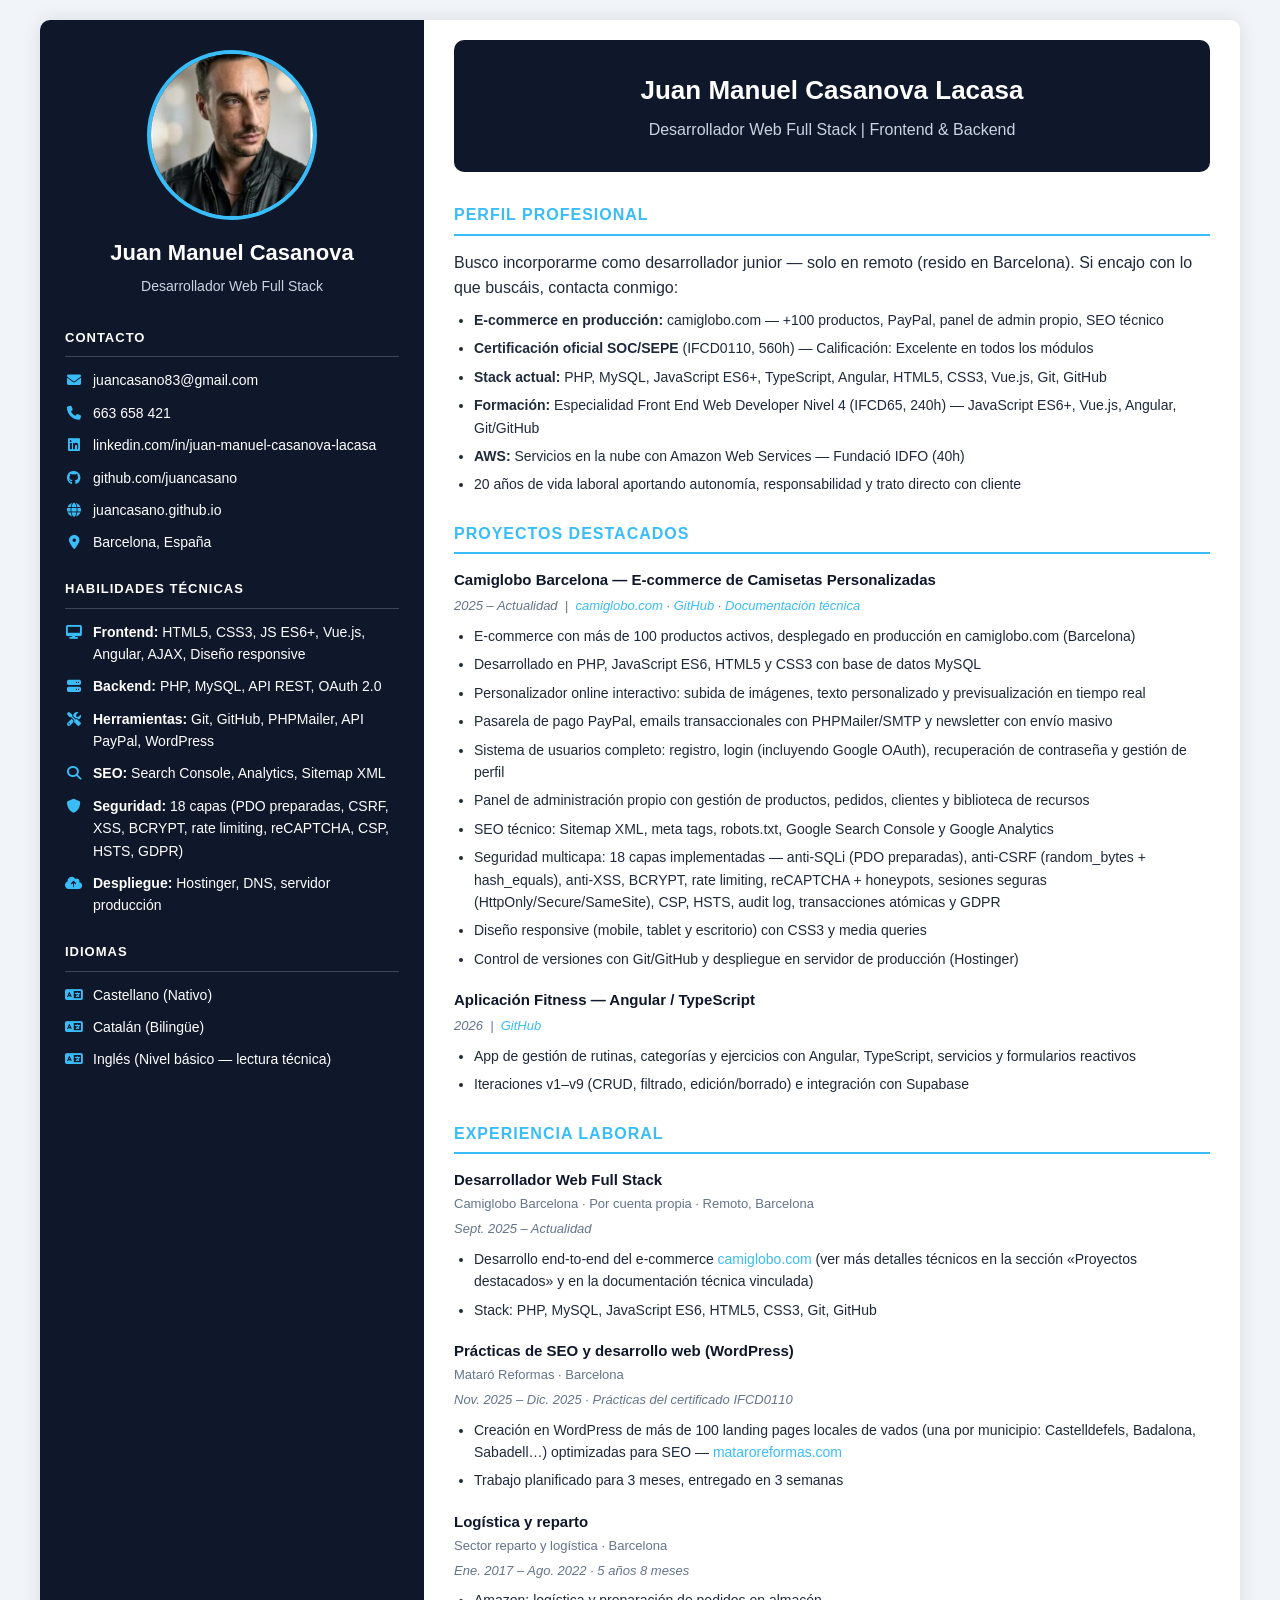
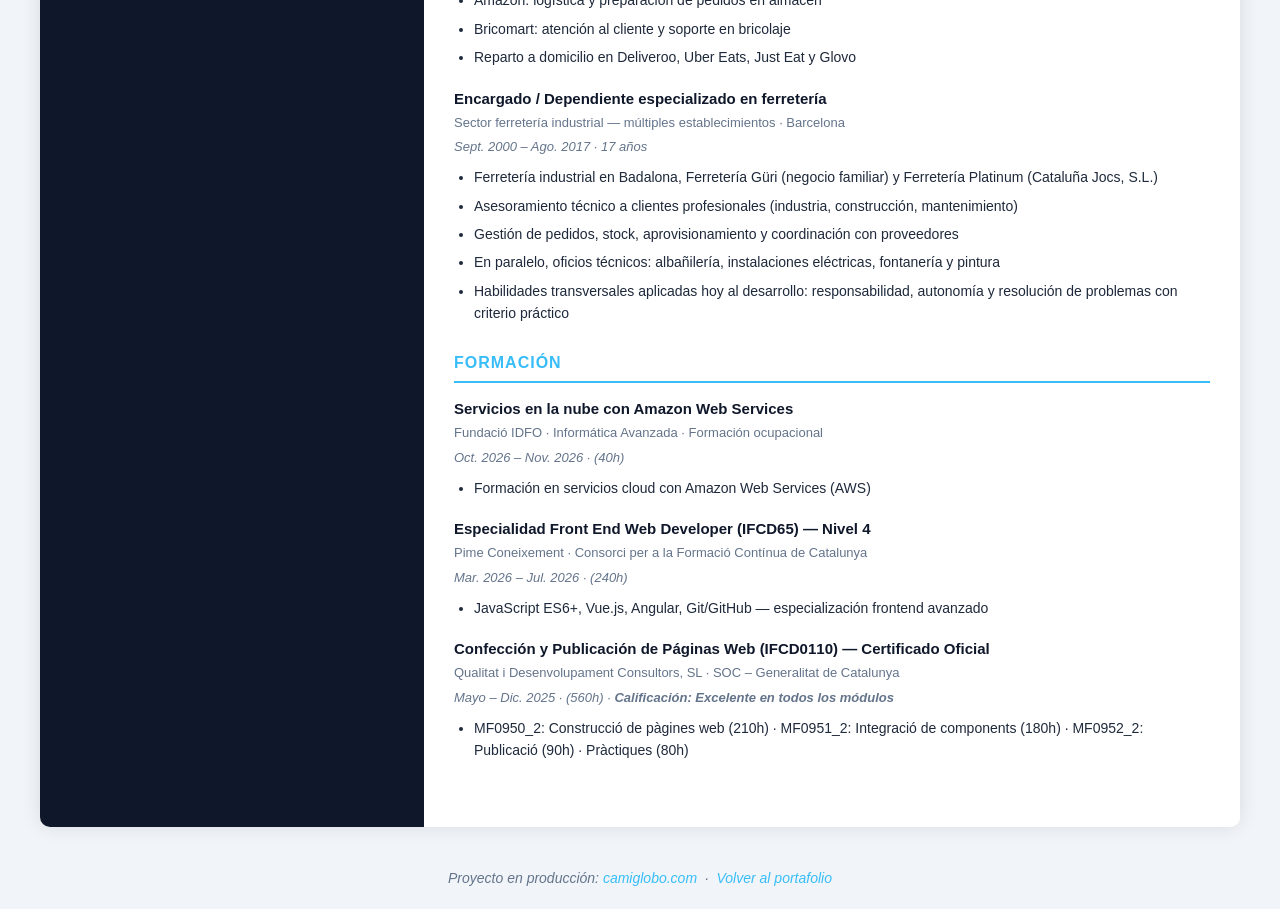
<file: cv.html>
<!DOCTYPE html>
<html lang="es">
<head>
    <meta charset="UTF-8">
    <meta name="viewport" content="width=device-width, initial-scale=1">
    <meta name="description" content="Currículum de Juan Manuel Casanova Lacasa, Desarrollador Web Full Stack en Barcelona. Proyecto real en producción: camiglobo.com.">
    <title>CV · Juan Manuel Casanova — Desarrollador Web Full Stack</title>
    <link rel="icon" href="data:image/svg+xml,<svg xmlns=%22http://www.w3.org/2000/svg%22 viewBox=%220 0 100 100%22><text y=%22.9em%22 font-size=%2290%22>%F0%9F%92%BB</text></svg>">
    <link rel="stylesheet" href="https://cdnjs.cloudflare.com/ajax/libs/font-awesome/6.4.0/css/all.min.css">
    <style>
        :root {
            --primary: #0f172a;
            --secondary: #38bdf8;
            --accent: #f43f5e;
            --bg: #f1f5f9;
            --card: #ffffff;
            --text: #1e293b;
            --text-light: #64748b;
            --sidebar-text: #cbd5e1;
        }

        * { box-sizing: border-box; margin: 0; padding: 0; }

        body {
            font-family: 'Segoe UI', Tahoma, Geneva, Verdana, sans-serif;
            line-height: 1.6;
            color: var(--text);
            background-color: var(--bg);
        }

        a { color: var(--secondary); text-decoration: none; }
        a:hover { text-decoration: underline; }

        .cv-container {
            display: flex;
            max-width: 1200px;
            margin: 20px auto;
            box-shadow: 0 0 20px rgba(0,0,0,0.1);
            border-radius: 10px;
            overflow: hidden;
            background-color: var(--card);
        }

        .sidebar {
            width: 32%;
            background: var(--primary);
            color: white;
            padding: 30px 25px;
        }

        .main-content {
            width: 68%;
            background-color: var(--card);
            padding: 0 30px;
        }

        .profile { text-align: center; margin-bottom: 30px; }

        .profile-photo {
            width: 170px;
            height: 170px;
            border-radius: 50%;
            object-fit: cover;
            object-position: center 25%;
            border: 4px solid var(--secondary);
            margin: 0 auto 15px;
            display: block;
            background-color: #1e293b;
        }
        /* Placeholder visible mientras no haya foto */
        .profile-photo.is-empty {
            background-color: #1e293b;
            position: relative;
        }
        .profile-photo.is-empty::after {
            content: "JM";
            font-family: 'Segoe UI', Tahoma, sans-serif;
            font-weight: 700;
            color: rgba(255,255,255,0.55);
            font-size: 50px;
            letter-spacing: 3px;
            position: absolute;
            inset: 0;
            display: flex;
            align-items: center;
            justify-content: center;
        }

        .profile-name { font-size: 22px; color: white; font-weight: 600; }
        .profile-role { font-size: 14px; font-weight: normal; color: var(--sidebar-text); margin-top: 5px; }

        .sidebar-section { margin-bottom: 25px; }
        .sidebar-title {
            font-size: 13px;
            text-transform: uppercase;
            letter-spacing: 1px;
            color: white;
            margin-bottom: 8px;
            font-weight: 600;
        }
        .sidebar hr {
            border: none;
            height: 1px;
            background-color: rgba(255,255,255,0.2);
            margin: 0 0 12px;
        }

        .main-header {
            text-align: center;
            padding: 30px 40px;
            background: var(--primary);
            color: white;
            margin: 20px 0 30px;
            border-radius: 10px;
        }
        .main-header h1 { color: white; margin: 0; font-size: 26px; }
        .main-header .subtitle {
            color: #cbd5e1;
            margin: 5px 0 0;
            font-size: 16px;
            font-weight: 300;
        }

        .section { margin-bottom: 25px; }
        .section-title {
            font-size: 16px;
            text-transform: uppercase;
            letter-spacing: 1px;
            margin: 20px 0 6px;
            color: var(--secondary);
            font-weight: 600;
        }
        .section-divider {
            border: none;
            height: 2px;
            background-color: var(--secondary);
            margin: 0 0 14px;
        }

        .item-title { font-size: 15px; color: var(--primary); font-weight: 600; margin-bottom: 2px; }
        .item-subtitle { font-size: 13px; color: var(--text-light); font-weight: normal; margin-bottom: 4px; }
        .hint { color: var(--text-light); font-style: italic; margin: 4px 0 8px; font-size: 13px; }

        .bulletless { list-style: none; padding: 0; }
        .bulletless li { margin-bottom: 10px; display: flex; align-items: flex-start; font-size: 14px; }
        .bulletless i {
            margin-right: 10px;
            width: 18px;
            text-align: center;
            color: var(--secondary);
            flex-shrink: 0;
            line-height: 1.6;
        }

        /* Enlaces de contacto en la sidebar oscura */
        .sidebar .contact-link {
            color: white;
            text-decoration: none;
            transition: color 0.2s ease;
            word-break: break-all;
        }
        .sidebar .contact-link:hover {
            color: var(--secondary);
            text-decoration: underline;
        }

        ul.bullets { padding-left: 20px; }
        ul.bullets li { margin-bottom: 6px; font-size: 14px; }

        .experience, .education { margin-bottom: 18px; }

        .print-contact { display: none; }
        .print-summary { display: none; }
        .print-photo { display: none; }
        .content-wrapper { padding-bottom: 40px; }

        .footer-note {
            text-align: center;
            padding: 20px;
            color: var(--text-light);
            font-style: italic;
            font-size: 14px;
        }

        @media (max-width: 768px) {
            .cv-container { flex-direction: column; }
            .sidebar, .main-content { width: 100%; }
            .main-content { padding: 0 20px; }
            .main-header { padding: 25px 20px; margin: 15px 0 25px; }
        }

        @media print {
            * { -webkit-print-color-adjust: exact !important; print-color-adjust: exact !important; }
            html, body { font-size: 8.5px; line-height: 1.28; background: white; margin: 0; padding: 0; height: auto; }

            /* Layout flex en una sola página A4 (sin sidebar fixed que se repite) */
            .cv-container {
                display: flex;
                flex-direction: row;
                align-items: stretch;
                margin: 0;
                box-shadow: none;
                border-radius: 0;
                overflow: hidden;
                max-width: 100%;
                min-height: 297mm;
                max-height: 297mm;
            }

            .sidebar {
                position: relative;
                left: auto;
                top: auto;
                bottom: auto;
                width: 32%;
                flex: 0 0 32%;
                padding: 12px 11px;
                background: var(--primary);
            }

            .main-content {
                width: 68%;
                flex: 1 1 68%;
                margin-left: 0;
                padding: 10px 14px 10px 14px;
            }

            /* Sidebar compacto */
            .profile { margin-bottom: 10px; }
            .profile-photo { width: 78px; height: 78px; border-width: 2px; margin-bottom: 6px; }
            .profile-name { font-size: 12px; }
            .profile-role { font-size: 9px; margin-top: 2px; }

            .sidebar-section { margin-bottom: 10px; }
            .sidebar-title { font-size: 9px; margin-bottom: 3px; }
            .sidebar hr { margin: 0 0 5px; }
            .bulletless li { margin-bottom: 3px; font-size: 8px; line-height: 1.25; }
            .bulletless i { margin-right: 5px; width: 11px; font-size: 8px; }

            /* Main content */
            .main-header {
                padding: 10px 14px;
                margin: 0 0 8px;
                border-radius: 6px;
                background: var(--primary);
            }
            .main-header h1 { font-size: 15px; margin-bottom: 1px; }
            .main-header .subtitle { font-size: 9.5px; margin: 0; color: #cbd5e1; }

            .print-photo { display: none; }
            .print-contact { display: none; }
            .print-summary { display: none !important; }

            .content-wrapper { padding: 0; }
            .section { margin-bottom: 6px; page-break-inside: auto; break-inside: auto; }
            .section-title { font-size: 10px; margin: 5px 0 2px; page-break-after: avoid; break-after: avoid; }
            .section-divider { margin: 0 0 3px; height: 1.5px; }
            .item-title { font-size: 9.5px; page-break-after: avoid; break-after: avoid; }
            .item-subtitle { font-size: 8px; }
            .hint { font-size: 7.5px; margin: 0 0 2px; }
            ul.bullets { padding-left: 12px; }
            ul.bullets li { margin-bottom: 1px; font-size: 8px; }
            .experience, .education { margin-bottom: 4px; page-break-inside: avoid; break-inside: avoid; }
            .footer-note { display: none; }

            /* Enlaces visibles en el PDF: subrayados y con color, para que se note que son clicables */
            a { text-decoration: underline !important; text-underline-offset: 1.5px; text-decoration-thickness: 0.6px; }
            .sidebar a, .sidebar .contact-link { color: #7dd3fc !important; }
            .main-content a { color: #0369a1 !important; }

            @page { size: A4; margin: 0; }
        }
    </style>
</head>
<body>
    <main class="cv-container">
        <aside class="sidebar">
            <div class="profile">
                <img class="profile-photo" src="assets/profile.jpg?v=1" alt="Foto de perfil de Juan Manuel Casanova">
                <p class="profile-name">Juan Manuel Casanova</p>
                <p class="profile-role">Desarrollador Web Full Stack</p>
            </div>

            <section class="sidebar-section">
                <h2 class="sidebar-title">Contacto</h2>
                <hr>
                <ul class="bulletless">
                    <li><i class="fa-solid fa-envelope" aria-hidden="true"></i><a href="mailto:juancasano83@gmail.com" class="contact-link js-email-btn" data-email="juancasano83@gmail.com">juancasano83@gmail.com</a></li>
                    <li><i class="fa-solid fa-phone" aria-hidden="true"></i><a href="tel:+34663658421" class="contact-link">663 658 421</a></li>
                    <li><i class="fa-brands fa-linkedin" aria-hidden="true"></i><a href="https://www.linkedin.com/in/juan-manuel-casanova-lacasa/" target="_blank" rel="noopener" class="contact-link">linkedin.com/in/juan-manuel-casanova-lacasa</a></li>
                    <li><i class="fa-brands fa-github" aria-hidden="true"></i><a href="https://github.com/juancasano" target="_blank" rel="noopener" class="contact-link">github.com/juancasano</a></li>
                    <li><i class="fa-solid fa-globe" aria-hidden="true"></i><a href="https://juancasano.github.io" target="_blank" rel="noopener" class="contact-link">juancasano.github.io</a></li>
                    <li><i class="fa-solid fa-location-dot" aria-hidden="true"></i><span>Barcelona, España</span></li>
                </ul>
            </section>

            <section class="sidebar-section">
                <h2 class="sidebar-title">Habilidades técnicas</h2>
                <hr>
                <ul class="bulletless">
                    <li><i class="fa-solid fa-desktop" aria-hidden="true"></i><span><strong>Frontend:</strong> HTML5, CSS3, JS ES6+, Vue.js, Angular, AJAX, Diseño responsive</span></li>
                    <li><i class="fa-solid fa-server" aria-hidden="true"></i><span><strong>Backend:</strong> PHP, MySQL, API REST, OAuth 2.0</span></li>
                    <li><i class="fa-solid fa-screwdriver-wrench" aria-hidden="true"></i><span><strong>Herramientas:</strong> Git, GitHub, PHPMailer, API PayPal, WordPress</span></li>
                    <li><i class="fa-solid fa-magnifying-glass" aria-hidden="true"></i><span><strong>SEO:</strong> Search Console, Analytics, Sitemap XML</span></li>
                    <li><i class="fa-solid fa-shield" aria-hidden="true"></i><span><strong>Seguridad:</strong> 18 capas (PDO preparadas, CSRF, XSS, BCRYPT, rate limiting, reCAPTCHA, CSP, HSTS, GDPR)</span></li>
                    <li><i class="fa-solid fa-cloud-arrow-up" aria-hidden="true"></i><span><strong>Despliegue:</strong> Hostinger, DNS, servidor producción</span></li>
                </ul>
            </section>

            <section class="sidebar-section">
                <h2 class="sidebar-title">Idiomas</h2>
                <hr>
                <ul class="bulletless">
                    <li><i class="fa-solid fa-language" aria-hidden="true"></i><span>Castellano (Nativo)</span></li>
                    <li><i class="fa-solid fa-language" aria-hidden="true"></i><span>Catalán (Bilingüe)</span></li>
                    <li><i class="fa-solid fa-language" aria-hidden="true"></i><span>Inglés (Nivel básico — lectura técnica)</span></li>
                </ul>
            </section>
        </aside>

        <div class="main-content">
            <header class="main-header">
                <img class="print-photo" src="assets/profile.jpg?v=1" alt="" aria-hidden="true">
                <h1>Juan Manuel Casanova Lacasa</h1>
                <p class="subtitle">Desarrollador Web Full Stack | Frontend &amp; Backend</p>
                <p class="print-contact">
                    <i class="fa-solid fa-envelope" aria-hidden="true"></i> juancasano83@gmail.com &nbsp;·&nbsp;
                    <i class="fa-solid fa-phone" aria-hidden="true"></i> 663 658 421 &nbsp;·&nbsp;
                    <i class="fa-brands fa-linkedin" aria-hidden="true"></i> linkedin.com/in/juan-manuel-casanova-lacasa &nbsp;·&nbsp;
                    <i class="fa-brands fa-github" aria-hidden="true"></i> github.com/juancasano &nbsp;·&nbsp;
                    <i class="fa-solid fa-location-dot" aria-hidden="true"></i> Barcelona
                </p>
            </header>

            <!-- Resumen visible solo en impresión / PDF -->
            <div class="print-summary" aria-hidden="true">
                <div>
                    <h3>Stack técnico</h3>
                    <ul>
                        <li><strong>Frontend:</strong> HTML5, CSS3, JS ES6+, Vue.js, Angular</li>
                        <li><strong>Backend:</strong> PHP, MySQL</li>
                        <li><strong>Herramientas:</strong> Git, GitHub, PHPMailer, API PayPal, WordPress</li>
                        <li><strong>SEO:</strong> Search Console, Analytics, Sitemap XML</li>
                        <li><strong>Seguridad:</strong> HTTPS/SSL, .htaccess, .env</li>
                    </ul>
                </div>
                <div>
                    <h3>Idiomas</h3>
                    <ul>
                        <li>Castellano (Nativo)</li>
                        <li>Catalán (Bilingüe)</li>
                        <li>Inglés (Básico — lectura técnica)</li>
                    </ul>
                </div>
            </div>

            <div class="content-wrapper">
                <section class="section">
                    <h2 class="section-title">Perfil profesional</h2>
                    <hr class="section-divider">
                    <p>Busco incorporarme como desarrollador junior — solo en remoto (resido en Barcelona). Si encajo con lo que buscáis, contacta conmigo:</p>
                    <ul class="bullets" style="margin-top: 8px;">
                        <li><strong>E-commerce en producción:</strong> camiglobo.com — +100 productos, PayPal, panel de admin propio, SEO técnico</li>
                        <li><strong>Certificación oficial SOC/SEPE</strong> (IFCD0110, 560h) — Calificación: Excelente en todos los módulos</li>
                        <li><strong>Stack actual:</strong> PHP, MySQL, JavaScript ES6+, TypeScript, Angular, HTML5, CSS3, Vue.js, Git, GitHub</li>
                        <li><strong>Formación:</strong> Especialidad Front End Web Developer Nivel 4 (IFCD65, 240h) — JavaScript ES6+, Vue.js, Angular, Git/GitHub</li>
                        <li><strong>AWS:</strong> Servicios en la nube con Amazon Web Services — Fundació IDFO (40h)</li>
                        <li>20 años de vida laboral aportando autonomía, responsabilidad y trato directo con cliente</li>
                    </ul>
                </section>

                <section class="section">
                    <h2 class="section-title">Proyectos destacados</h2>
                    <hr class="section-divider">
                    <article class="experience">
                        <h3 class="item-title">Camiglobo Barcelona — E-commerce de Camisetas Personalizadas</h3>
                        <p class="hint">2025 – Actualidad &nbsp;|&nbsp; <a href="https://camiglobo.com" target="_blank" rel="noopener">camiglobo.com</a> · <a href="https://github.com/juancasano/camiglobo" target="_blank" rel="noopener">GitHub</a> · <a href="documentacion-camiglobo.html" target="_blank" rel="noopener">Documentación técnica</a></p>
                        <ul class="bullets">
                            <li>E-commerce con más de 100 productos activos, desplegado en producción en camiglobo.com (Barcelona)</li>
                            <li>Desarrollado en PHP, JavaScript ES6, HTML5 y CSS3 con base de datos MySQL</li>
                            <li>Personalizador online interactivo: subida de imágenes, texto personalizado y previsualización en tiempo real</li>
                            <li>Pasarela de pago PayPal, emails transaccionales con PHPMailer/SMTP y newsletter con envío masivo</li>
                            <li>Sistema de usuarios completo: registro, login (incluyendo Google OAuth), recuperación de contraseña y gestión de perfil</li>
                            <li>Panel de administración propio con gestión de productos, pedidos, clientes y biblioteca de recursos</li>
                            <li>SEO técnico: Sitemap XML, meta tags, robots.txt, Google Search Console y Google Analytics</li>
                            <li>Seguridad multicapa: 18 capas implementadas — anti-SQLi (PDO preparadas), anti-CSRF (random_bytes + hash_equals), anti-XSS, BCRYPT, rate limiting, reCAPTCHA + honeypots, sesiones seguras (HttpOnly/Secure/SameSite), CSP, HSTS, audit log, transacciones atómicas y GDPR</li>
                            <li>Diseño responsive (mobile, tablet y escritorio) con CSS3 y media queries</li>
                            <li>Control de versiones con Git/GitHub y despliegue en servidor de producción (Hostinger)</li>
                        </ul>
                    </article>
                    <article class="experience">
                        <h3 class="item-title">Aplicación Fitness — Angular / TypeScript</h3>
                        <p class="hint">2026 &nbsp;|&nbsp; <a href="https://github.com/juancasano/aplicacionfitness-angular" target="_blank" rel="noopener">GitHub</a></p>
                        <ul class="bullets">
                            <li>App de gestión de rutinas, categorías y ejercicios con Angular, TypeScript, servicios y formularios reactivos</li>
                            <li>Iteraciones v1–v9 (CRUD, filtrado, edición/borrado) e integración con Supabase</li>
                        </ul>
                    </article>
                </section>

                <section class="section">
                    <h2 class="section-title">Experiencia laboral</h2>
                    <hr class="section-divider">

                    <article class="experience">
                        <h3 class="item-title">Desarrollador Web Full Stack</h3>
                        <p class="item-subtitle">Camiglobo Barcelona · Por cuenta propia · Remoto, Barcelona</p>
                        <p class="hint">Sept. 2025 – Actualidad</p>
                        <ul class="bullets">
                            <li>Desarrollo end-to-end del e-commerce <a href="https://camiglobo.com" target="_blank" rel="noopener">camiglobo.com</a> (ver más detalles técnicos en la sección «Proyectos destacados» y en la documentación técnica vinculada)</li>
                            <li>Stack: PHP, MySQL, JavaScript ES6, HTML5, CSS3, Git, GitHub</li>
                        </ul>
                    </article>

                    <article class="experience">
                        <h3 class="item-title">Prácticas de SEO y desarrollo web (WordPress)</h3>
                        <p class="item-subtitle">Mataró Reformas · Barcelona</p>
                        <p class="hint">Nov. 2025 – Dic. 2025 · Prácticas del certificado IFCD0110</p>
                        <ul class="bullets">
                            <li>Creación en WordPress de más de 100 landing pages locales de vados (una por municipio: Castelldefels, Badalona, Sabadell…) optimizadas para SEO — <a href="https://mataroreformas.com/modelos-vados-barcelona" target="_blank" rel="noopener">mataroreformas.com</a></li>
                            <li>Trabajo planificado para 3 meses, entregado en 3 semanas</li>
                        </ul>
                    </article>

                    <article class="experience">
                        <h3 class="item-title">Logística y reparto</h3>
                        <p class="item-subtitle">Sector reparto y logística · Barcelona</p>
                        <p class="hint">Ene. 2017 – Ago. 2022 · 5 años 8 meses</p>
                        <ul class="bullets">
                            <li>Amazon: logística y preparación de pedidos en almacén</li>
                            <li>Bricomart: atención al cliente y soporte en bricolaje</li>
                            <li>Reparto a domicilio en Deliveroo, Uber Eats, Just Eat y Glovo</li>
                        </ul>
                    </article>

                    <article class="experience">
                        <h3 class="item-title">Encargado / Dependiente especializado en ferretería</h3>
                        <p class="item-subtitle">Sector ferretería industrial — múltiples establecimientos · Barcelona</p>
                        <p class="hint">Sept. 2000 – Ago. 2017 · 17 años</p>
                        <ul class="bullets">
                            <li>Ferretería industrial en Badalona, Ferretería Güri (negocio familiar) y Ferretería Platinum (Cataluña Jocs, S.L.)</li>
                            <li>Asesoramiento técnico a clientes profesionales (industria, construcción, mantenimiento)</li>
                            <li>Gestión de pedidos, stock, aprovisionamiento y coordinación con proveedores</li>
                            <li>En paralelo, oficios técnicos: albañilería, instalaciones eléctricas, fontanería y pintura</li>
                            <li>Habilidades transversales aplicadas hoy al desarrollo: responsabilidad, autonomía y resolución de problemas con criterio práctico</li>
                        </ul>
                    </article>
                </section>

                <section class="section">
                    <h2 class="section-title">Formación</h2>
                    <hr class="section-divider">
                    <article class="education">
                        <h3 class="item-title">Servicios en la nube con Amazon Web Services</h3>
                        <p class="item-subtitle">Fundació IDFO · Informática Avanzada · Formación ocupacional</p>
                        <p class="hint">Oct. 2026 – Nov. 2026 · (40h)</p>
                        <ul class="bullets"><li>Formación en servicios cloud con Amazon Web Services (AWS)</li></ul>
                    </article>
                    <article class="education">
                        <h3 class="item-title">Especialidad Front End Web Developer (IFCD65) — Nivel 4</h3>
                        <p class="item-subtitle">Pime Coneixement · Consorci per a la Formació Contínua de Catalunya</p>
                        <p class="hint">Mar. 2026 – Jul. 2026 · (240h)</p>
                        <ul class="bullets"><li>JavaScript ES6+, Vue.js, Angular, Git/GitHub — especialización frontend avanzado</li></ul>
                    </article>
                    <article class="education">
                        <h3 class="item-title">Confección y Publicación de Páginas Web (IFCD0110) — Certificado Oficial</h3>
                        <p class="item-subtitle">Qualitat i Desenvolupament Consultors, SL · SOC – Generalitat de Catalunya</p>
                        <p class="hint">Mayo – Dic. 2025 · (560h) · <strong>Calificación: Excelente en todos los módulos</strong></p>
                        <ul class="bullets"><li>MF0950_2: Construcció de pàgines web (210h) · MF0951_2: Integració de components (180h) · MF0952_2: Publicació (90h) · Pràctiques (80h)</li></ul>
                    </article>
                </section>
            </div>
        </div>
    </main>

    <p class="footer-note">
        Proyecto en producción: <a href="https://camiglobo.com" target="_blank" rel="noopener">camiglobo.com</a>
        &nbsp;·&nbsp; <a href="index.html">Volver al portafolio</a>
    </p>

    <div id="email-toast" role="status" aria-live="polite"></div>

    <style>
        #email-toast {
            position: fixed;
            bottom: 24px;
            left: 50%;
            transform: translateX(-50%) translateY(80px);
            background: var(--primary);
            color: white;
            padding: 12px 22px;
            border-radius: 8px;
            box-shadow: 0 6px 20px rgba(0,0,0,0.18);
            font-size: 0.95rem;
            opacity: 0;
            transition: opacity 0.25s ease, transform 0.25s ease;
            z-index: 9999;
            pointer-events: none;
        }
        #email-toast.is-visible {
            opacity: 1;
            transform: translateX(-50%) translateY(0);
        }
        @media print { #email-toast { display: none; } }
    </style>

    <script>
        (function () {
            var toast = document.getElementById('email-toast');
            function showToast(msg) {
                if (!toast) return;
                toast.textContent = msg;
                toast.classList.add('is-visible');
                clearTimeout(toast._t);
                toast._t = setTimeout(function () { toast.classList.remove('is-visible'); }, 2600);
            }
            document.querySelectorAll('.js-email-btn').forEach(function (el) {
                el.addEventListener('click', function () {
                    var email = el.dataset.email || 'juancasano83@gmail.com';
                    if (navigator.clipboard && navigator.clipboard.writeText) {
                        navigator.clipboard.writeText(email).then(function () {
                            showToast('📋 Email copiado: ' + email);
                        }).catch(function () {
                            showToast('Email: ' + email);
                        });
                    } else {
                        showToast('Email: ' + email);
                    }
                });
            });
        })();
    </script>
</body>
</html>
</file>
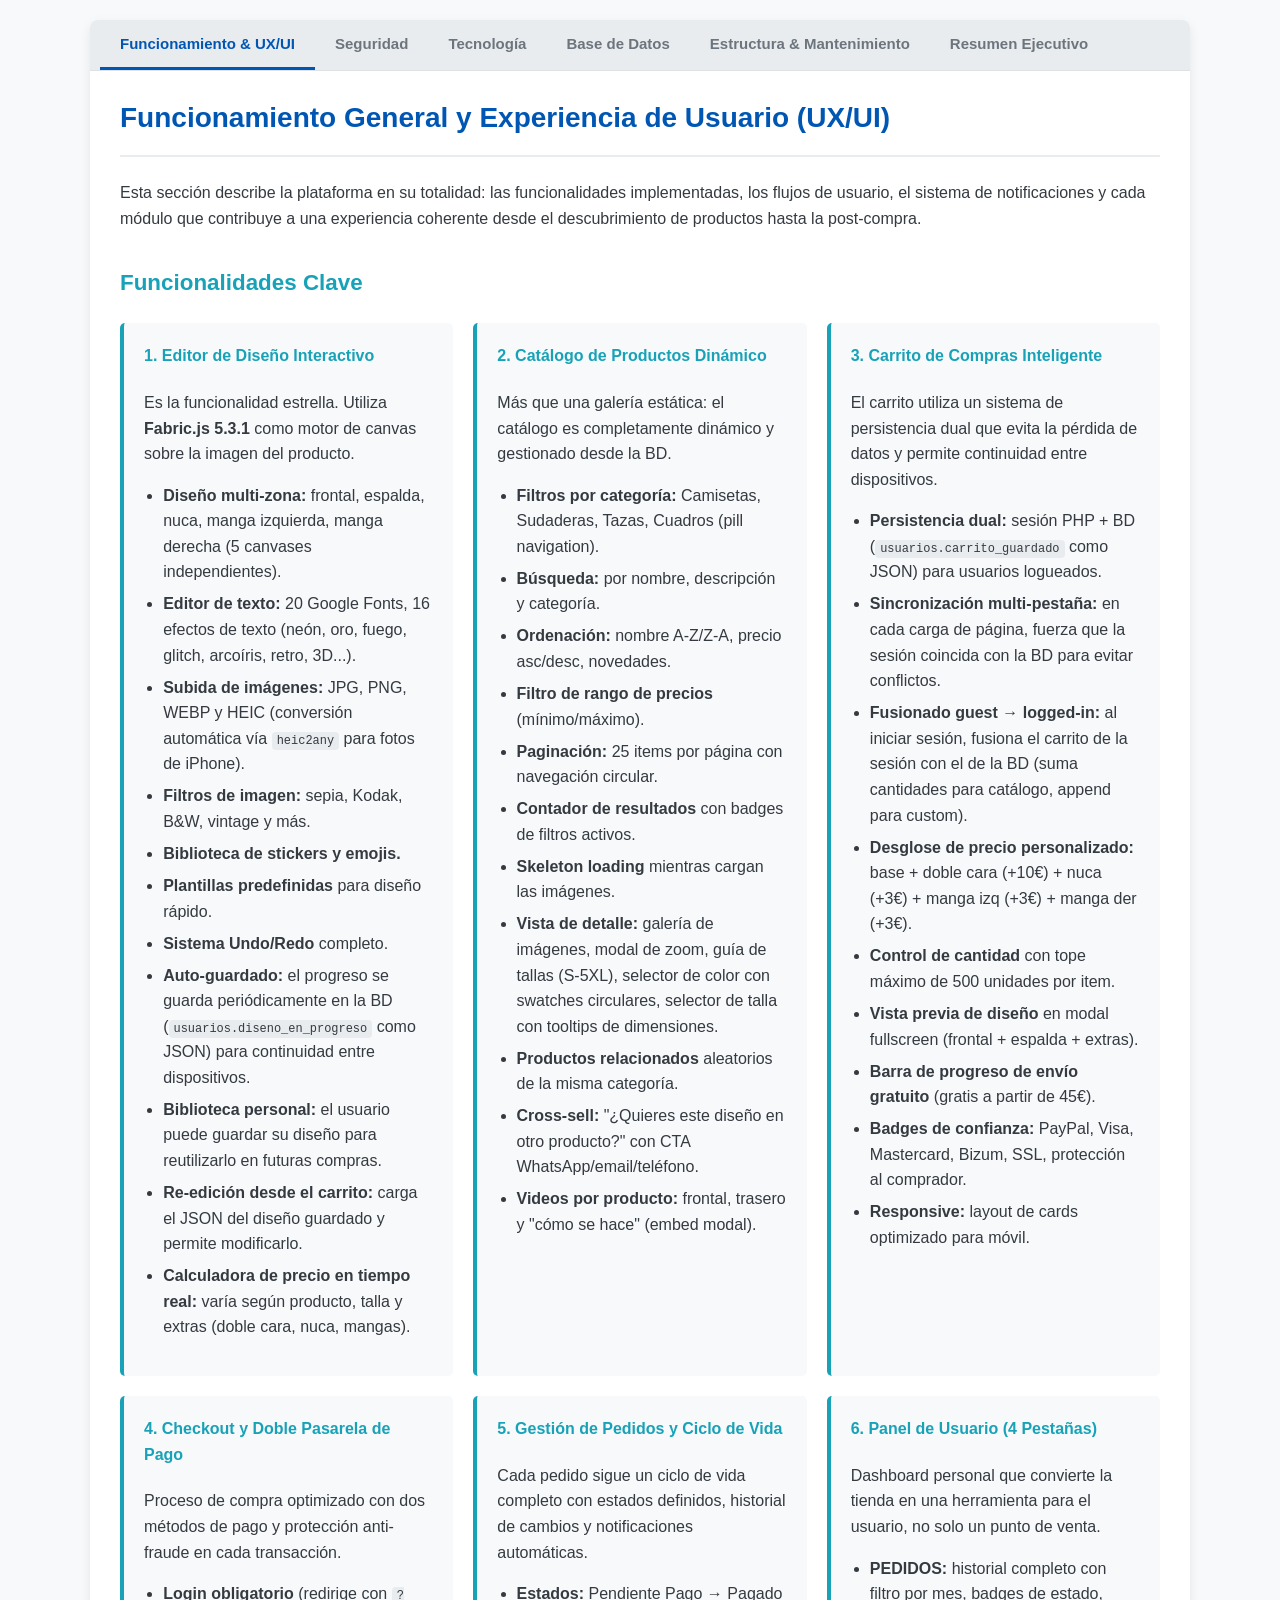
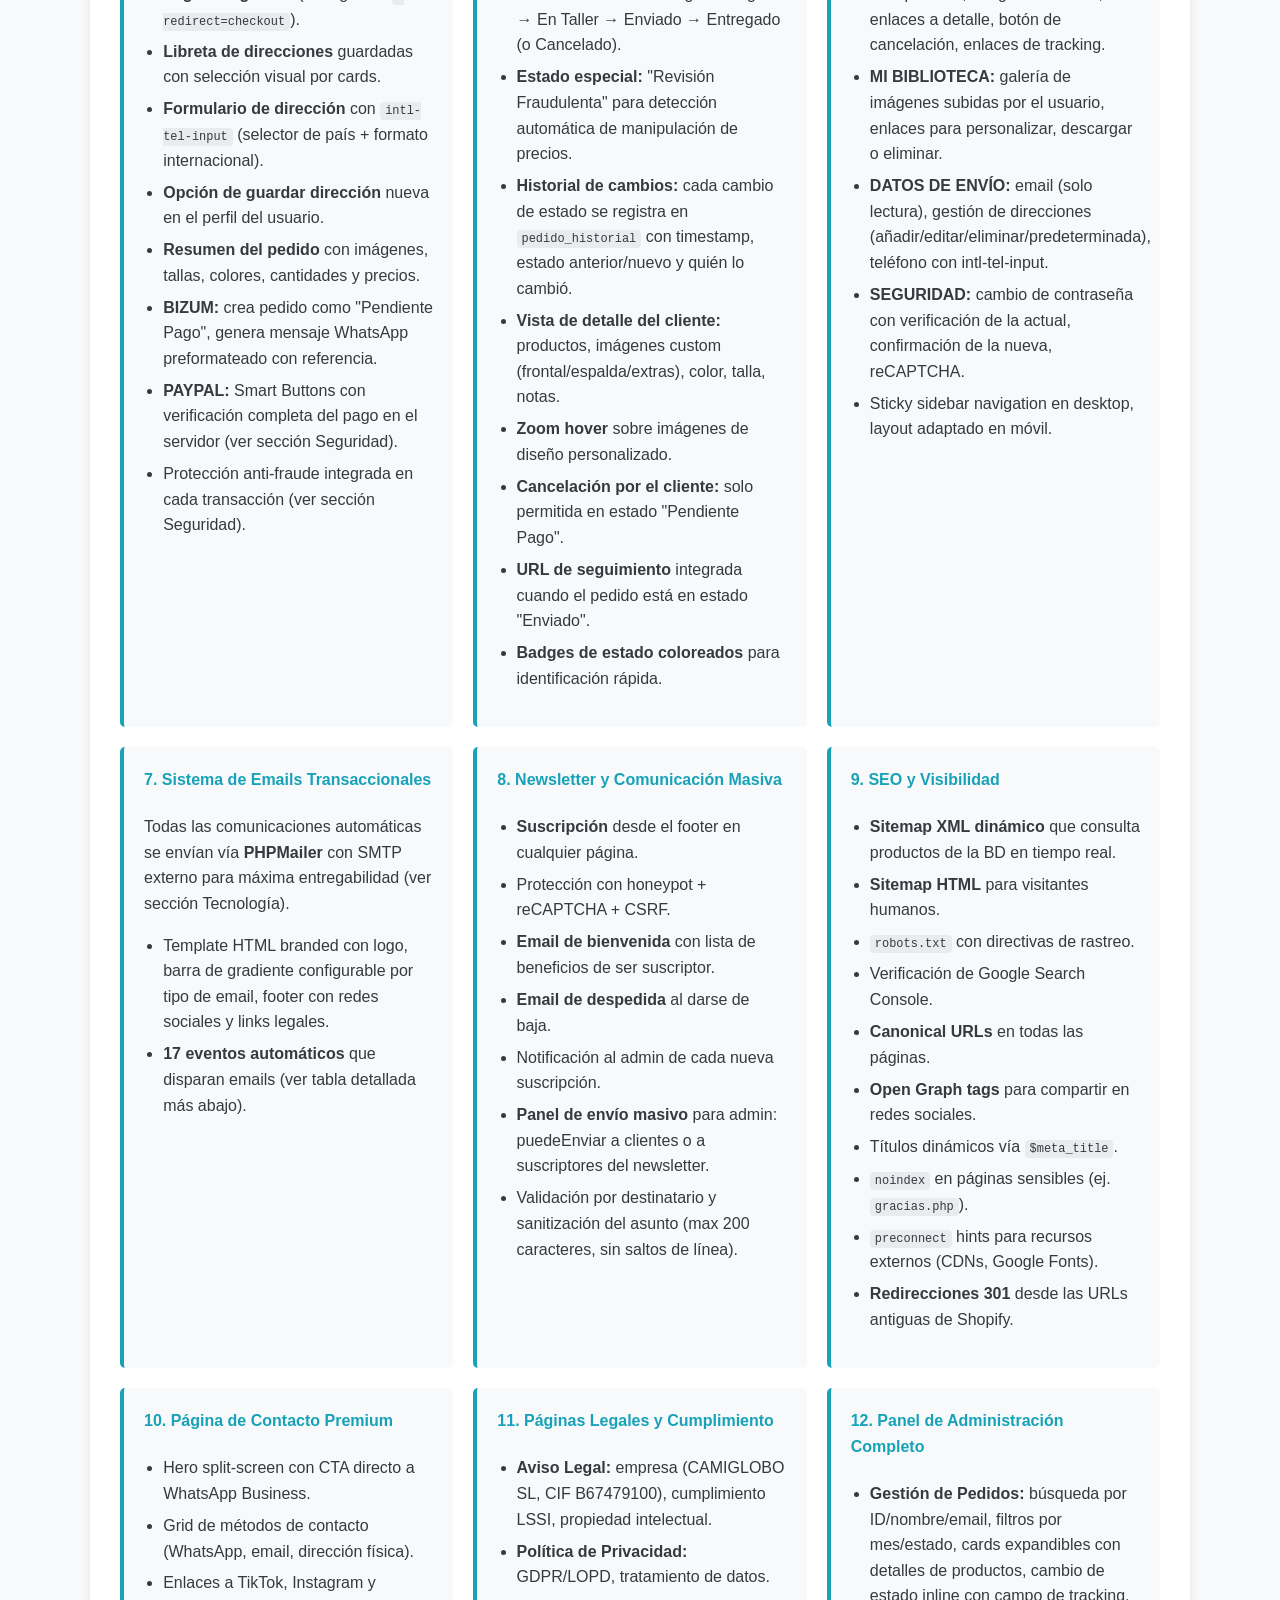
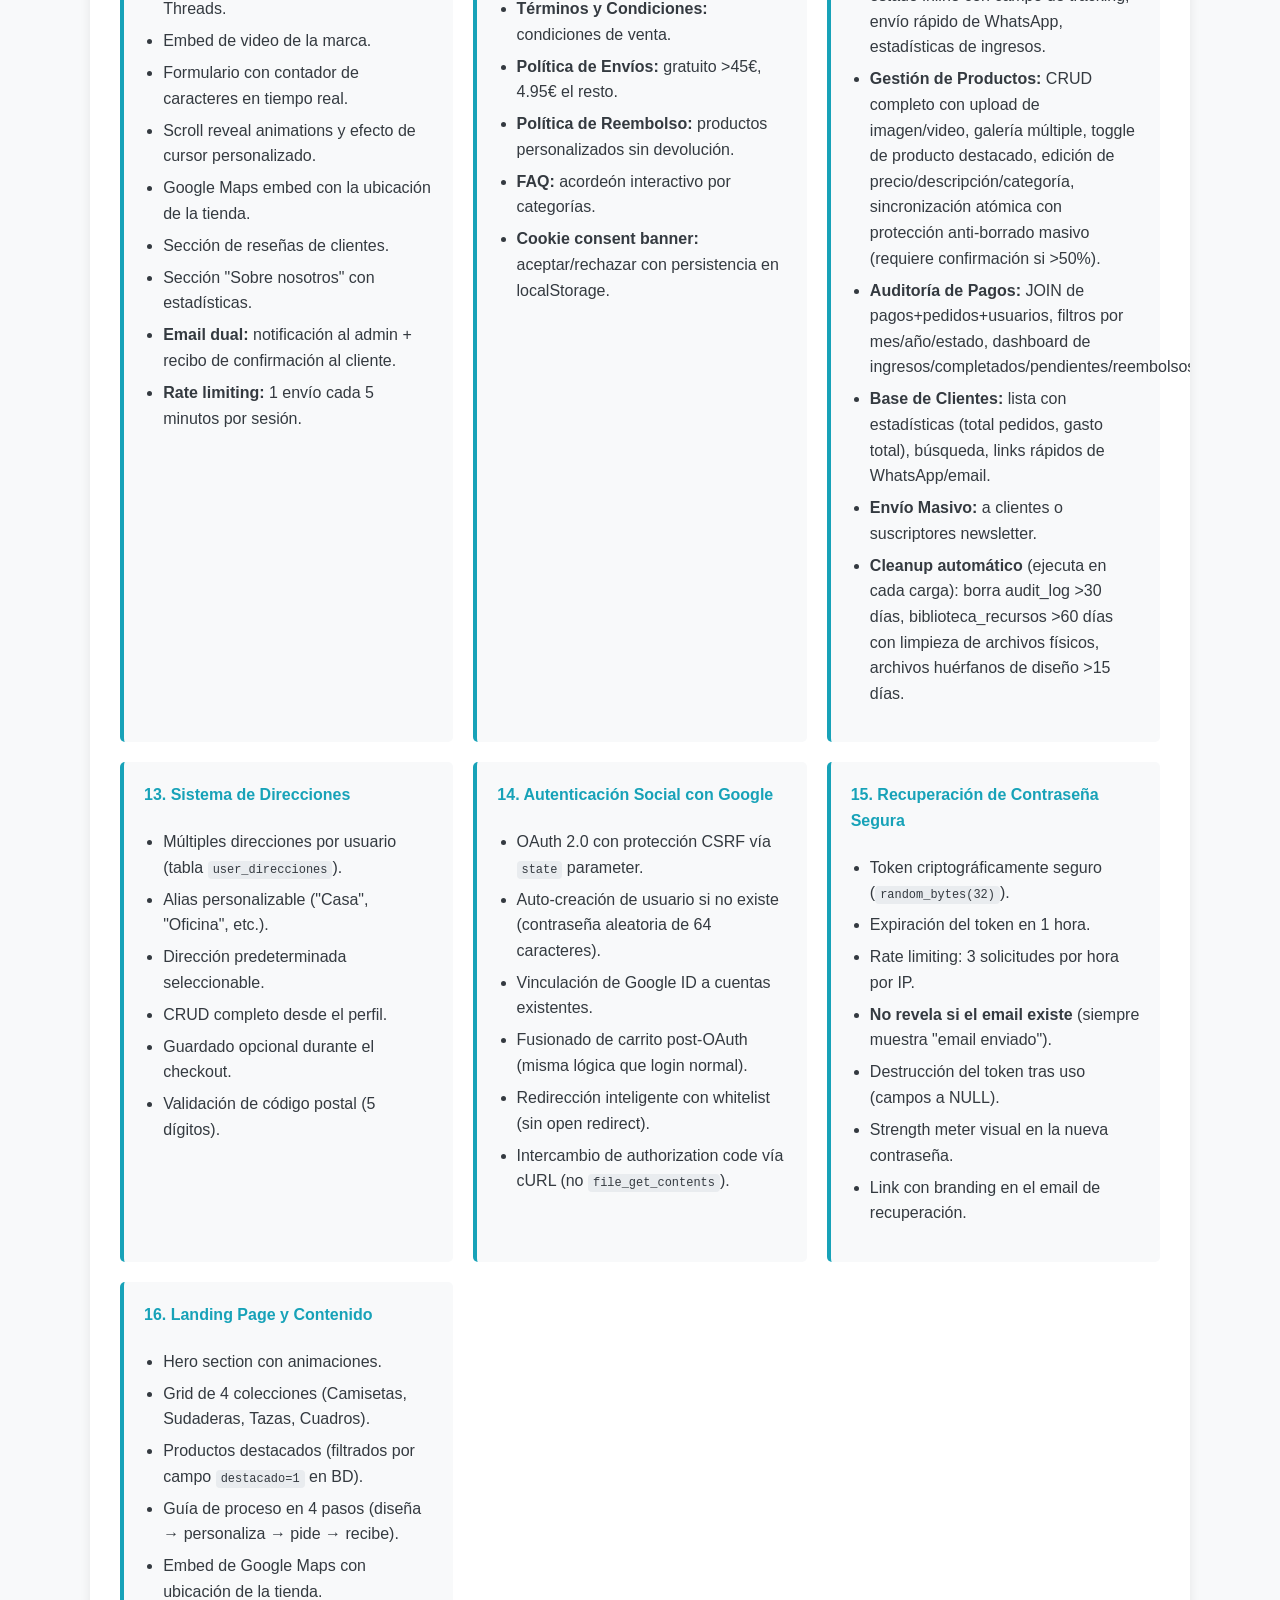
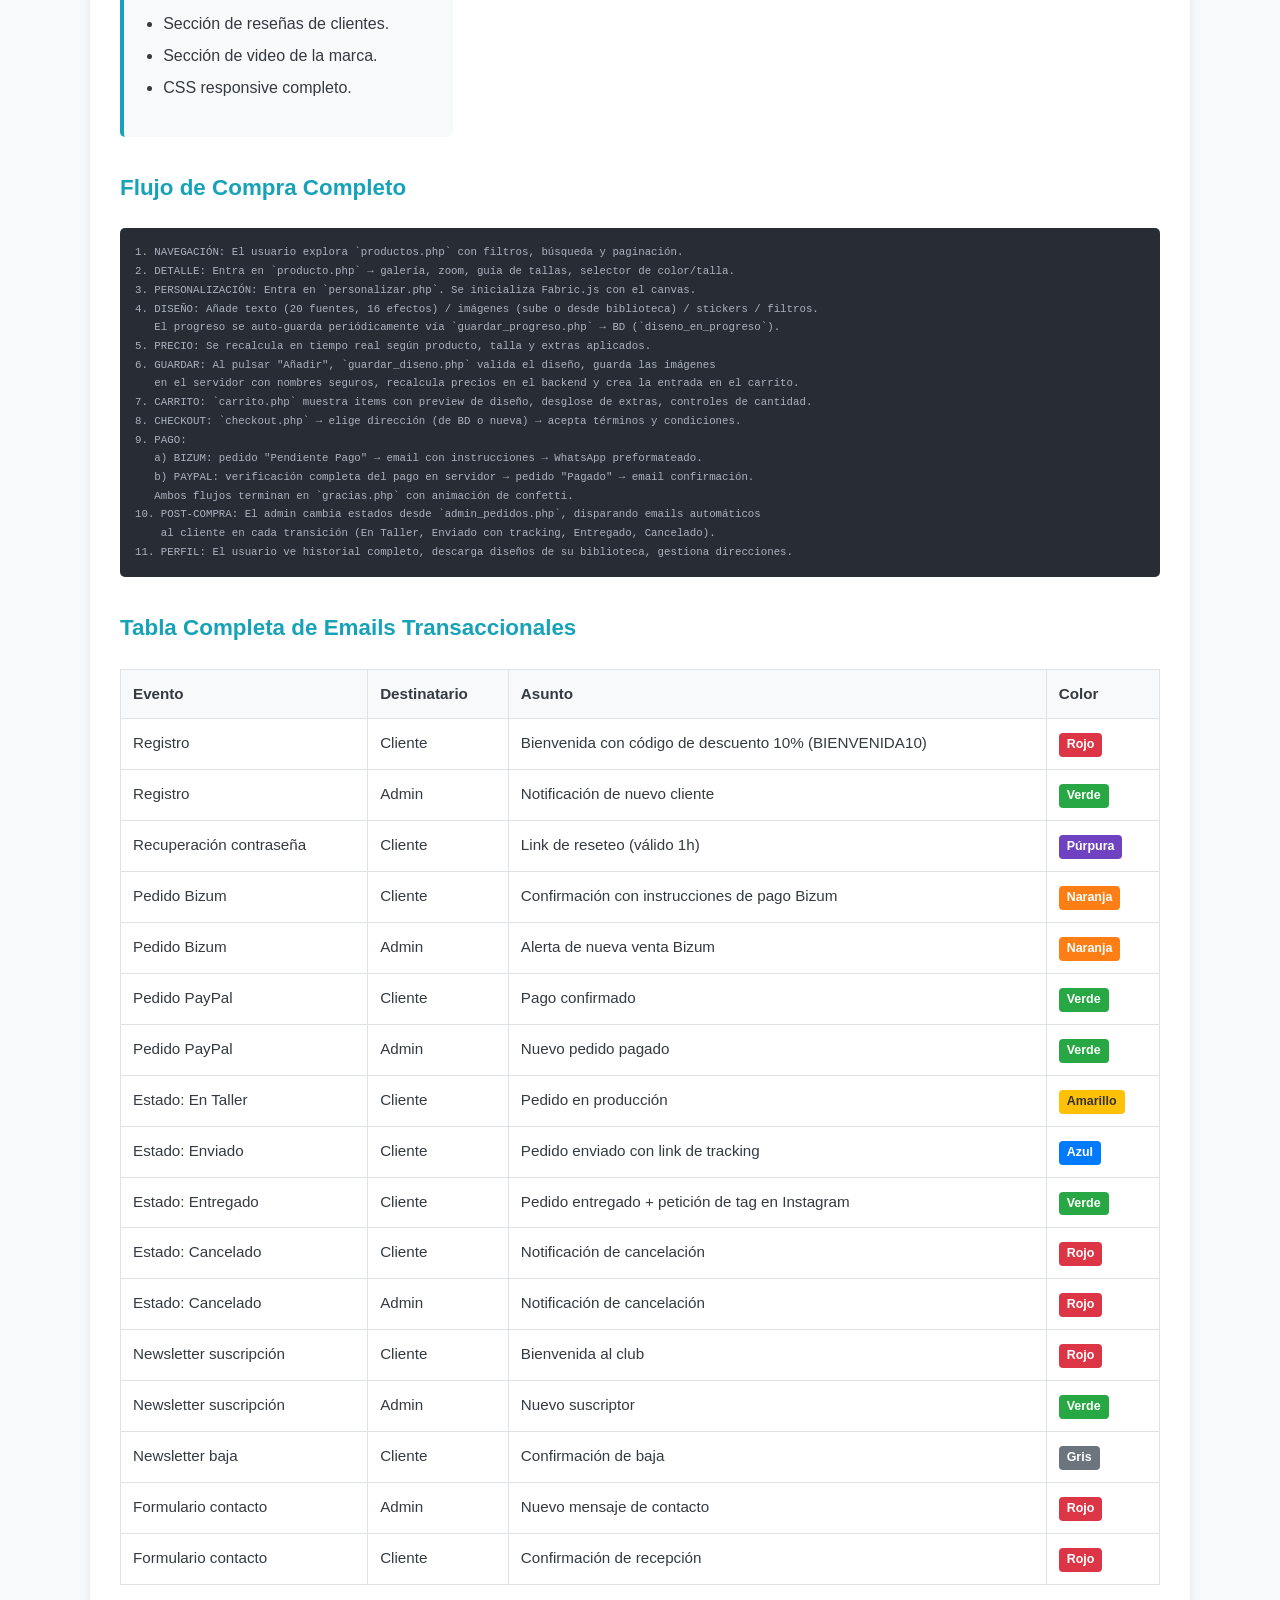
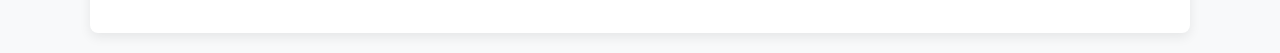
<file: documentacion-camiglobo.html>
<!DOCTYPE html>
<html lang="es">
<head>
    <meta charset="UTF-8">
    <meta name="viewport" content="width=device-width, initial-scale=1.0">
    <title>Documentación Interactiva - Camiglobo Barcelona</title>
    <style>
        body {
            font-family: -apple-system, BlinkMacSystemFont, "Segoe UI", Roboto, "Helvetica Neue", Arial, sans-serif;
            line-height: 1.6;
            margin: 0;
            padding: 20px;
            background-color: #f8f9fa;
            color: #343a40;
        }
        .container {
            max-width: 1100px;
            margin: 0 auto;
            background-color: #ffffff;
            border-radius: 8px;
            box-shadow: 0 4px 12px rgba(0,0,0,0.08);
            overflow: hidden;
        }
        .tab-header {
            display: flex;
            background-color: #e9ecef;
            padding: 0 10px;
            border-bottom: 1px solid #dee2e6;
            overflow-x: auto;
        }
        .tab-button {
            padding: 15px 20px;
            cursor: pointer;
            border: none;
            background-color: transparent;
            font-size: 15px;
            font-weight: 600;
            color: #6c757d;
            transition: color 0.2s, border-bottom 0.2s;
            border-bottom: 3px solid transparent;
            white-space: nowrap;
        }
        .tab-button:hover {
            color: #0056b3;
        }
        .tab-button.active {
            color: #0056b3;
            border-bottom: 3px solid #0056b3;
        }
        .tab-content {
            display: none;
            padding: 25px 30px;
            animation: fadeIn 0.5s;
        }
        @keyframes fadeIn {
            from { opacity: 0; }
            to { opacity: 1; }
        }
        h2 {
            font-size: 1.75em;
            color: #0056b3;
            border-bottom: 2px solid #e9ecef;
            padding-bottom: 0.5em;
            margin-top: 0;
        }
        h3 { font-size: 1.4em; color: #17a2b8; margin-top: 1.5em; }
        h4 { color: #17a2b8; margin-top: 1.2em; }
        table {
            width: 100%;
            border-collapse: collapse;
            margin: 1.5em 0;
            font-size: 0.95em;
        }
        th, td {
            padding: 12px;
            border: 1px solid #dee2e6;
            text-align: left;
            vertical-align: top;
        }
        th { background-color: #f8f9fa; font-weight: 600; }
        pre {
            background-color: #282c34;
            color: #abb2bf;
            padding: 15px;
            border-radius: 5px;
            overflow-x: auto;
            white-space: pre-wrap;
            word-wrap: break-word;
            font-size: 0.9em;
        }
        code { font-family: monospace; background-color: #e9ecef; padding: 2px 5px; border-radius: 4px; font-size: 0.92em;}
        pre > code { background: none; padding: 0;}
        .grid { display: grid; grid-template-columns: repeat(auto-fit, minmax(300px, 1fr)); gap: 20px; }
        .card { background: #f8f9fa; padding: 20px; border-radius: 5px; border-left: 4px solid #17a2b8; }
        .card h4 { margin-top: 0; color: #17a2b8;}
        .badge {
            display: inline-block;
            padding: 2px 8px;
            border-radius: 4px;
            font-size: 0.82em;
            font-weight: 600;
            color: #fff;
        }
        .badge-red { background: #dc3545; }
        .badge-orange { background: #fd7e14; }
        .badge-green { background: #28a745; }
        .badge-blue { background: #007bff; }
        .badge-purple { background: #6f42c1; }
        .badge-gray { background: #6c757d; }
        .badge-yellow { background: #ffc107; color: #333; }
        ul { padding-left: 1.2em; }
        li { margin-bottom: 0.4em; }

        /* ===== RESPONSIVE ===== */
        .tab-select-mobile {
            display: none;
            width: 100%;
            padding: 14px 40px 14px 16px;
            font-size: 15px;
            font-weight: 700;
            color: #fff;
            border: none;
            border-radius: 6px;
            background: #0056b3;
            cursor: pointer;
            appearance: none;
            -webkit-appearance: none;
            background-image: url("data:image/svg+xml,%3Csvg xmlns='http://www.w3.org/2000/svg' width='14' height='14' viewBox='0 0 14 14'%3E%3Cpath fill='%23ffffff' d='M7 10L2 5h10z'/%3E%3C/svg%3E");
            background-repeat: no-repeat;
            background-position: right 14px center;
            box-shadow: 0 2px 6px rgba(0,86,179,0.3);
            margin: 12px 8px 0 8px;
        }
        @media (max-width: 768px) {
            body { padding: 8px; }
            .container { border-radius: 4px; overflow: visible; }
            .tab-header { display: none; }
            .tab-select-mobile { display: block; }
            .tab-content { padding: 16px 14px; }
            h2 { font-size: 1.3em; word-wrap: break-word; overflow-wrap: break-word; }
            h3 { font-size: 1.15em; word-wrap: break-word; overflow-wrap: break-word; }
            h4 { font-size: 1em; word-wrap: break-word; overflow-wrap: break-word; }
            p, li { word-wrap: break-word; overflow-wrap: break-word; }
            .grid {
                grid-template-columns: 1fr;
                gap: 12px;
                min-width: 0;
            }
            .card { padding: 14px; }

            /* Tablas como cards apiladas */
            table, thead, tbody, tr, th, td {
                display: block;
                width: 100%;
            }
            thead { display: none; }
            tr {
                margin-bottom: 10px;
                border: 1px solid #dee2e6;
                border-radius: 6px;
                background: #fff;
            }
            td {
                border: none;
                border-bottom: 1px solid #f0f0f0;
                padding: 8px 12px;
                text-align: left;
                word-wrap: break-word;
                overflow-wrap: break-word;
            }
            td:last-child { border-bottom: none; }
            td:first-child {
                font-weight: 700;
                background: #f0f4f8;
                border-radius: 6px 6px 0 0;
            }

            pre {
                font-size: 0.78em;
                padding: 10px;
                border-radius: 4px;
                word-break: break-all;
                white-space: pre-wrap;
            }
            code { font-size: 0.85em; padding: 1px 4px; }
            ul { padding-left: 1em; }
            li { font-size: 0.92em; }
        }

        @media (max-width: 400px) {
            .tab-select-mobile { padding: 12px 36px 12px 12px; font-size: 14px; margin: 8px 4px 0 4px; }
            .tab-content { padding: 12px 10px; }
            h2 { font-size: 1.15em; }
            .card { padding: 10px; }
            td { padding: 6px 10px; }
        }
    </style>
</head>
<body>

    <div class="container">
        <div class="tab-header">
            <button class="tab-button active" onclick="openTab(event, 'Funcionamiento')">Funcionamiento & UX/UI</button>
            <button class="tab-button" onclick="openTab(event, 'Seguridad')">Seguridad</button>
            <button class="tab-button" onclick="openTab(event, 'Tecnologia')">Tecnología</button>
            <button class="tab-button" onclick="openTab(event, 'BaseDeDatos')">Base de Datos</button>
            <button class="tab-button" onclick="openTab(event, 'Estructura')">Estructura & Mantenimiento</button>
            <button class="tab-button" onclick="openTab(event, 'Resumen')">Resumen Ejecutivo</button>
        </div>
        <select class="tab-select-mobile" onchange="openTabSelect(this.value)">
            <option value="Funcionamiento" selected>Funcionamiento & UX/UI</option>
            <option value="Seguridad">Seguridad</option>
            <option value="Tecnologia">Tecnología</option>
            <option value="BaseDeDatos">Base de Datos</option>
            <option value="Estructura">Estructura & Mantenimiento</option>
            <option value="Resumen">Resumen Ejecutivo</option>
        </select>

        <!-- ============================================================ -->
        <!-- PESTAÑA 1: FUNCIONAMIENTO Y UX/UI                            -->
        <!-- ============================================================ -->
        <div id="Funcionamiento" class="tab-content" style="display: block;">
            <h2>Funcionamiento General y Experiencia de Usuario (UX/UI)</h2>
            <p>Esta sección describe la plataforma en su totalidad: las funcionalidades implementadas, los flujos de usuario, el sistema de notificaciones y cada módulo que contribuye a una experiencia coherente desde el descubrimiento de productos hasta la post-compra.</p>

            <h3>Funcionalidades Clave</h3>
            <div class="grid">
                <!-- Card 1 -->
                <div class="card">
                    <h4>1. Editor de Diseño Interactivo</h4>
                    <p>Es la funcionalidad estrella. Utiliza <strong>Fabric.js 5.3.1</strong> como motor de canvas sobre la imagen del producto.</p>
                    <ul>
                        <li><strong>Diseño multi-zona:</strong> frontal, espalda, nuca, manga izquierda, manga derecha (5 canvases independientes).</li>
                        <li><strong>Editor de texto:</strong> 20 Google Fonts, 16 efectos de texto (neón, oro, fuego, glitch, arcoíris, retro, 3D...).</li>
                        <li><strong>Subida de imágenes:</strong> JPG, PNG, WEBP y HEIC (conversión automática vía <code>heic2any</code> para fotos de iPhone).</li>
                        <li><strong>Filtros de imagen:</strong> sepia, Kodak, B&W, vintage y más.</li>
                        <li><strong>Biblioteca de stickers y emojis.</strong></li>
                        <li><strong>Plantillas predefinidas</strong> para diseño rápido.</li>
                        <li><strong>Sistema Undo/Redo</strong> completo.</li>
                        <li><strong>Auto-guardado:</strong> el progreso se guarda periódicamente en la BD (<code>usuarios.diseno_en_progreso</code> como JSON) para continuidad entre dispositivos.</li>
                        <li><strong>Biblioteca personal:</strong> el usuario puede guardar su diseño para reutilizarlo en futuras compras.</li>
                        <li><strong>Re-edición desde el carrito:</strong> carga el JSON del diseño guardado y permite modificarlo.</li>
                        <li><strong>Calculadora de precio en tiempo real:</strong> varía según producto, talla y extras (doble cara, nuca, mangas).</li>
                    </ul>
                </div>
                <!-- Card 2 -->
                <div class="card">
                    <h4>2. Catálogo de Productos Dinámico</h4>
                    <p>Más que una galería estática: el catálogo es completamente dinámico y gestionado desde la BD.</p>
                    <ul>
                        <li><strong>Filtros por categoría:</strong> Camisetas, Sudaderas, Tazas, Cuadros (pill navigation).</li>
                        <li><strong>Búsqueda:</strong> por nombre, descripción y categoría.</li>
                        <li><strong>Ordenación:</strong> nombre A-Z/Z-A, precio asc/desc, novedades.</li>
                        <li><strong>Filtro de rango de precios</strong> (mínimo/máximo).</li>
                        <li><strong>Paginación:</strong> 25 items por página con navegación circular.</li>
                        <li><strong>Contador de resultados</strong> con badges de filtros activos.</li>
                        <li><strong>Skeleton loading</strong> mientras cargan las imágenes.</li>
                        <li><strong>Vista de detalle:</strong> galería de imágenes, modal de zoom, guía de tallas (S-5XL), selector de color con swatches circulares, selector de talla con tooltips de dimensiones.</li>
                        <li><strong>Productos relacionados</strong> aleatorios de la misma categoría.</li>
                        <li><strong>Cross-sell:</strong> "¿Quieres este diseño en otro producto?" con CTA WhatsApp/email/teléfono.</li>
                        <li><strong>Videos por producto:</strong> frontal, trasero y "cómo se hace" (embed modal).</li>
                    </ul>
                </div>
                <!-- Card 3 -->
                <div class="card">
                    <h4>3. Carrito de Compras Inteligente</h4>
                    <p>El carrito utiliza un sistema de persistencia dual que evita la pérdida de datos y permite continuidad entre dispositivos.</p>
                    <ul>
                        <li><strong>Persistencia dual:</strong> sesión PHP + BD (<code>usuarios.carrito_guardado</code> como JSON) para usuarios logueados.</li>
                        <li><strong>Sincronización multi-pestaña:</strong> en cada carga de página, fuerza que la sesión coincida con la BD para evitar conflictos.</li>
                        <li><strong>Fusionado guest → logged-in:</strong> al iniciar sesión, fusiona el carrito de la sesión con el de la BD (suma cantidades para catálogo, append para custom).</li>
                        <li><strong>Desglose de precio personalizado:</strong> base + doble cara (+10€) + nuca (+3€) + manga izq (+3€) + manga der (+3€).</li>
                        <li><strong>Control de cantidad</strong> con tope máximo de 500 unidades por item.</li>
                        <li><strong>Vista previa de diseño</strong> en modal fullscreen (frontal + espalda + extras).</li>
                        <li><strong>Barra de progreso de envío gratuito</strong> (gratis a partir de 45€).</li>
                        <li><strong>Badges de confianza:</strong> PayPal, Visa, Mastercard, Bizum, SSL, protección al comprador.</li>
                        <li><strong>Responsive:</strong> layout de cards optimizado para móvil.</li>
                    </ul>
                </div>
                <!-- Card 4 -->
                <div class="card card-green">
                    <h4>4. Checkout y Doble Pasarela de Pago</h4>
                    <p>Proceso de compra optimizado con dos métodos de pago y protección anti-fraude en cada transacción.</p>
                    <ul>
                        <li><strong>Login obligatorio</strong> (redirige con <code>?redirect=checkout</code>).</li>
                        <li><strong>Libreta de direcciones</strong> guardadas con selección visual por cards.</li>
                        <li><strong>Formulario de dirección</strong> con <code>intl-tel-input</code> (selector de país + formato internacional).</li>
                        <li><strong>Opción de guardar dirección</strong> nueva en el perfil del usuario.</li>
                        <li><strong>Resumen del pedido</strong> con imágenes, tallas, colores, cantidades y precios.</li>
                        <li><strong>BIZUM:</strong> crea pedido como "Pendiente Pago", genera mensaje WhatsApp preformateado con referencia.</li>
                        <li><strong>PAYPAL:</strong> Smart Buttons con verificación completa del pago en el servidor (ver sección Seguridad).</li>
                        <li>Protección anti-fraude integrada en cada transacción (ver sección Seguridad).</li>
                    </ul>
                </div>
                <!-- Card 5 -->
                <div class="card card-orange">
                    <h4>5. Gestión de Pedidos y Ciclo de Vida</h4>
                    <p>Cada pedido sigue un ciclo de vida completo con estados definidos, historial de cambios y notificaciones automáticas.</p>
                    <ul>
                        <li><strong>Estados:</strong> Pendiente Pago → Pagado → En Taller → Enviado → Entregado (o Cancelado).</li>
                        <li><strong>Estado especial:</strong> "Revisión Fraudulenta" para detección automática de manipulación de precios.</li>
                        <li><strong>Historial de cambios:</strong> cada cambio de estado se registra en <code>pedido_historial</code> con timestamp, estado anterior/nuevo y quién lo cambió.</li>
                        <li><strong>Vista de detalle del cliente:</strong> productos, imágenes custom (frontal/espalda/extras), color, talla, notas.</li>
                        <li><strong>Zoom hover</strong> sobre imágenes de diseño personalizado.</li>
                        <li><strong>Cancelación por el cliente:</strong> solo permitida en estado "Pendiente Pago".</li>
                        <li><strong>URL de seguimiento</strong> integrada cuando el pedido está en estado "Enviado".</li>
                        <li><strong>Badges de estado coloreados</strong> para identificación rápida.</li>
                    </ul>
                </div>
                <!-- Card 6 -->
                <div class="card">
                    <h4>6. Panel de Usuario (4 Pestañas)</h4>
                    <p>Dashboard personal que convierte la tienda en una herramienta para el usuario, no solo un punto de venta.</p>
                    <ul>
                        <li><strong>PEDIDOS:</strong> historial completo con filtro por mes, badges de estado, enlaces a detalle, botón de cancelación, enlaces de tracking.</li>
                        <li><strong>MI BIBLIOTECA:</strong> galería de imágenes subidas por el usuario, enlaces para personalizar, descargar o eliminar.</li>
                        <li><strong>DATOS DE ENVÍO:</strong> email (solo lectura), gestión de direcciones (añadir/editar/eliminar/predeterminada), teléfono con intl-tel-input.</li>
                        <li><strong>SEGURIDAD:</strong> cambio de contraseña con verificación de la actual, confirmación de la nueva, reCAPTCHA.</li>
                        <li>Sticky sidebar navigation en desktop, layout adaptado en móvil.</li>
                    </ul>
                </div>
                <!-- Card 7 -->
                <div class="card card-purple">
                    <h4>7. Sistema de Emails Transaccionales</h4>
                    <p>Todas las comunicaciones automáticas se envían vía <strong>PHPMailer</strong> con SMTP externo para máxima entregabilidad (ver sección Tecnología).</p>
                    <ul>
                        <li>Template HTML branded con logo, barra de gradiente configurable por tipo de email, footer con redes sociales y links legales.</li>
                        <li><strong>17 eventos automáticos</strong> que disparan emails (ver tabla detallada más abajo).</li>
                    </ul>
                </div>
                <!-- Card 8 -->
                <div class="card">
                    <h4>8. Newsletter y Comunicación Masiva</h4>
                    <ul>
                        <li><strong>Suscripción</strong> desde el footer en cualquier página.</li>
                        <li>Protección con honeypot + reCAPTCHA + CSRF.</li>
                        <li><strong>Email de bienvenida</strong> con lista de beneficios de ser suscriptor.</li>
                        <li><strong>Email de despedida</strong> al darse de baja.</li>
                        <li>Notificación al admin de cada nueva suscripción.</li>
                        <li><strong>Panel de envío masivo</strong> para admin: puedeEnviar a clientes o a suscriptores del newsletter.</li>
                        <li>Validación por destinatario y sanitización del asunto (max 200 caracteres, sin saltos de línea).</li>
                    </ul>
                </div>
                <!-- Card 9 -->
                <div class="card card-green">
                    <h4>9. SEO y Visibilidad</h4>
                    <ul>
                        <li><strong>Sitemap XML dinámico</strong> que consulta productos de la BD en tiempo real.</li>
                        <li><strong>Sitemap HTML</strong> para visitantes humanos.</li>
                        <li><code>robots.txt</code> con directivas de rastreo.</li>
                        <li>Verificación de Google Search Console.</li>
                        <li><strong>Canonical URLs</strong> en todas las páginas.</li>
                        <li><strong>Open Graph tags</strong> para compartir en redes sociales.</li>
                        <li>Títulos dinámicos vía <code>$meta_title</code>.</li>
                        <li><code>noindex</code> en páginas sensibles (ej. <code>gracias.php</code>).</li>
                        <li><code>preconnect</code> hints para recursos externos (CDNs, Google Fonts).</li>
                        <li><strong>Redirecciones 301</strong> desde las URLs antiguas de Shopify.</li>
                    </ul>
                </div>
                <!-- Card 10 -->
                <div class="card card-orange">
                    <h4>10. Página de Contacto Premium</h4>
                    <ul>
                        <li>Hero split-screen con CTA directo a WhatsApp Business.</li>
                        <li>Grid de métodos de contacto (WhatsApp, email, dirección física).</li>
                        <li>Enlaces a TikTok, Instagram y Threads.</li>
                        <li>Embed de video de la marca.</li>
                        <li>Formulario con contador de caracteres en tiempo real.</li>
                        <li>Scroll reveal animations y efecto de cursor personalizado.</li>
                        <li>Google Maps embed con la ubicación de la tienda.</li>
                        <li>Sección de reseñas de clientes.</li>
                        <li>Sección "Sobre nosotros" con estadísticas.</li>
                        <li><strong>Email dual:</strong> notificación al admin + recibo de confirmación al cliente.</li>
                        <li><strong>Rate limiting:</strong> 1 envío cada 5 minutos por sesión.</li>
                    </ul>
                </div>
                <!-- Card 11 -->
                <div class="card">
                    <h4>11. Páginas Legales y Cumplimiento</h4>
                    <ul>
                        <li><strong>Aviso Legal:</strong> empresa (CAMIGLOBO SL, CIF B67479100), cumplimiento LSSI, propiedad intelectual.</li>
                        <li><strong>Política de Privacidad:</strong> GDPR/LOPD, tratamiento de datos.</li>
                        <li><strong>Términos y Condiciones:</strong> condiciones de venta.</li>
                        <li><strong>Política de Envíos:</strong> gratuito >45€, 4.95€ el resto.</li>
                        <li><strong>Política de Reembolso:</strong> productos personalizados sin devolución.</li>
                        <li><strong>FAQ:</strong> acordeón interactivo por categorías.</li>
                        <li><strong>Cookie consent banner:</strong> aceptar/rechazar con persistencia en localStorage.</li>
                    </ul>
                </div>
                <!-- Card 12 -->
                <div class="card card-red">
                    <h4>12. Panel de Administración Completo</h4>
                    <ul>
                        <li><strong>Gestión de Pedidos:</strong> búsqueda por ID/nombre/email, filtros por mes/estado, cards expandibles con detalles de productos, cambio de estado inline con campo de tracking, envío rápido de WhatsApp, estadísticas de ingresos.</li>
                        <li><strong>Gestión de Productos:</strong> CRUD completo con upload de imagen/video, galería múltiple, toggle de producto destacado, edición de precio/descripción/categoría, sincronización atómica con protección anti-borrado masivo (requiere confirmación si >50%).</li>
                        <li><strong>Auditoría de Pagos:</strong> JOIN de pagos+pedidos+usuarios, filtros por mes/año/estado, dashboard de ingresos/completados/pendientes/reembolsos/chargebacks.</li>
                        <li><strong>Base de Clientes:</strong> lista con estadísticas (total pedidos, gasto total), búsqueda, links rápidos de WhatsApp/email.</li>
                        <li><strong>Envío Masivo:</strong> a clientes o suscriptores newsletter.</li>
                        <li><strong>Cleanup automático</strong> (ejecuta en cada carga): borra audit_log >30 días, biblioteca_recursos >60 días con limpieza de archivos físicos, archivos huérfanos de diseño >15 días.</li>
                    </ul>
                </div>
                <!-- Card 13 -->
                <div class="card">
                    <h4>13. Sistema de Direcciones</h4>
                    <ul>
                        <li>Múltiples direcciones por usuario (tabla <code>user_direcciones</code>).</li>
                        <li>Alias personalizable ("Casa", "Oficina", etc.).</li>
                        <li>Dirección predeterminada seleccionable.</li>
                        <li>CRUD completo desde el perfil.</li>
                        <li>Guardado opcional durante el checkout.</li>
                        <li>Validación de código postal (5 dígitos).</li>
                    </ul>
                </div>
                <!-- Card 14 -->
                <div class="card card-green">
                    <h4>14. Autenticación Social con Google</h4>
                    <ul>
                        <li>OAuth 2.0 con protección CSRF vía <code>state</code> parameter.</li>
                        <li>Auto-creación de usuario si no existe (contraseña aleatoria de 64 caracteres).</li>
                        <li>Vinculación de Google ID a cuentas existentes.</li>
                        <li>Fusionado de carrito post-OAuth (misma lógica que login normal).</li>
                        <li>Redirección inteligente con whitelist (sin open redirect).</li>
                        <li>Intercambio de authorization code vía cURL (no <code>file_get_contents</code>).</li>
                    </ul>
                </div>
                <!-- Card 15 -->
                <div class="card card-purple">
                    <h4>15. Recuperación de Contraseña Segura</h4>
                    <ul>
                        <li>Token criptográficamente seguro (<code>random_bytes(32)</code>).</li>
                        <li>Expiración del token en 1 hora.</li>
                        <li>Rate limiting: 3 solicitudes por hora por IP.</li>
                        <li><strong>No revela si el email existe</strong> (siempre muestra "email enviado").</li>
                        <li>Destrucción del token tras uso (campos a NULL).</li>
                        <li>Strength meter visual en la nueva contraseña.</li>
                        <li>Link con branding en el email de recuperación.</li>
                    </ul>
                </div>
                <!-- Card 16 -->
                <div class="card">
                    <h4>16. Landing Page y Contenido</h4>
                    <ul>
                        <li>Hero section con animaciones.</li>
                        <li>Grid de 4 colecciones (Camisetas, Sudaderas, Tazas, Cuadros).</li>
                        <li>Productos destacados (filtrados por campo <code>destacado=1</code> en BD).</li>
                        <li>Guía de proceso en 4 pasos (diseña → personaliza → pide → recibe).</li>
                        <li>Embed de Google Maps con ubicación de la tienda.</li>
                        <li>Sección de reseñas de clientes.</li>
                        <li>Sección de video de la marca.</li>
                        <li>CSS responsive completo.</li>
                    </ul>
                </div>
            </div>

            <h3>Flujo de Compra Completo</h3>
            <pre><code>1. NAVEGACIÓN: El usuario explora `productos.php` con filtros, búsqueda y paginación.
2. DETALLE: Entra en `producto.php` → galería, zoom, guía de tallas, selector de color/talla.
3. PERSONALIZACIÓN: Entra en `personalizar.php`. Se inicializa Fabric.js con el canvas.
4. DISEÑO: Añade texto (20 fuentes, 16 efectos) / imágenes (sube o desde biblioteca) / stickers / filtros.
   El progreso se auto-guarda periódicamente vía `guardar_progreso.php` → BD (`diseno_en_progreso`).
5. PRECIO: Se recalcula en tiempo real según producto, talla y extras aplicados.
6. GUARDAR: Al pulsar "Añadir", `guardar_diseno.php` valida el diseño, guarda las imágenes
   en el servidor con nombres seguros, recalcula precios en el backend y crea la entrada en el carrito.
7. CARRITO: `carrito.php` muestra items con preview de diseño, desglose de extras, controles de cantidad.
8. CHECKOUT: `checkout.php` → elige dirección (de BD o nueva) → acepta términos y condiciones.
9. PAGO:
   a) BIZUM: pedido "Pendiente Pago" → email con instrucciones → WhatsApp preformateado.
   b) PAYPAL: verificación completa del pago en servidor → pedido "Pagado" → email confirmación.
   Ambos flujos terminan en `gracias.php` con animación de confetti.
10. POST-COMPRA: El admin cambia estados desde `admin_pedidos.php`, disparando emails automáticos
    al cliente en cada transición (En Taller, Enviado con tracking, Entregado, Cancelado).
11. PERFIL: El usuario ve historial completo, descarga diseños de su biblioteca, gestiona direcciones.</code></pre>

            <h3>Tabla Completa de Emails Transaccionales</h3>
            <table>
                <thead><tr><th>Evento</th><th>Destinatario</th><th>Asunto</th><th>Color</th></tr></thead>
                <tbody>
                    <tr><td>Registro</td><td>Cliente</td><td>Bienvenida con código de descuento 10% (BIENVENIDA10)</td><td><span class="badge badge-red">Rojo</span></td></tr>
                    <tr><td>Registro</td><td>Admin</td><td>Notificación de nuevo cliente</td><td><span class="badge badge-green">Verde</span></td></tr>
                    <tr><td>Recuperación contraseña</td><td>Cliente</td><td>Link de reseteo (válido 1h)</td><td><span class="badge badge-purple">Púrpura</span></td></tr>
                    <tr><td>Pedido Bizum</td><td>Cliente</td><td>Confirmación con instrucciones de pago Bizum</td><td><span class="badge badge-orange">Naranja</span></td></tr>
                    <tr><td>Pedido Bizum</td><td>Admin</td><td>Alerta de nueva venta Bizum</td><td><span class="badge badge-orange">Naranja</span></td></tr>
                    <tr><td>Pedido PayPal</td><td>Cliente</td><td>Pago confirmado</td><td><span class="badge badge-green">Verde</span></td></tr>
                    <tr><td>Pedido PayPal</td><td>Admin</td><td>Nuevo pedido pagado</td><td><span class="badge badge-green">Verde</span></td></tr>
                    <tr><td>Estado: En Taller</td><td>Cliente</td><td>Pedido en producción</td><td><span class="badge badge-yellow">Amarillo</span></td></tr>
                    <tr><td>Estado: Enviado</td><td>Cliente</td><td>Pedido enviado con link de tracking</td><td><span class="badge badge-blue">Azul</span></td></tr>
                    <tr><td>Estado: Entregado</td><td>Cliente</td><td>Pedido entregado + petición de tag en Instagram</td><td><span class="badge badge-green">Verde</span></td></tr>
                    <tr><td>Estado: Cancelado</td><td>Cliente</td><td>Notificación de cancelación</td><td><span class="badge badge-red">Rojo</span></td></tr>
                    <tr><td>Estado: Cancelado</td><td>Admin</td><td>Notificación de cancelación</td><td><span class="badge badge-red">Rojo</span></td></tr>
                    <tr><td>Newsletter suscripción</td><td>Cliente</td><td>Bienvenida al club</td><td><span class="badge badge-red">Rojo</span></td></tr>
                    <tr><td>Newsletter suscripción</td><td>Admin</td><td>Nuevo suscriptor</td><td><span class="badge badge-green">Verde</span></td></tr>
                    <tr><td>Newsletter baja</td><td>Cliente</td><td>Confirmación de baja</td><td><span class="badge badge-gray">Gris</span></td></tr>
                    <tr><td>Formulario contacto</td><td>Admin</td><td>Nuevo mensaje de contacto</td><td><span class="badge badge-red">Rojo</span></td></tr>
                    <tr><td>Formulario contacto</td><td>Cliente</td><td>Confirmación de recepción</td><td><span class="badge badge-red">Rojo</span></td></tr>
                </tbody>
            </table>
        </div>

        <!-- ============================================================ -->
        <!-- PESTAÑA 2: SEGURIDAD                                        -->
        <!-- ============================================================ -->
        <div id="Seguridad" class="tab-content">
            <h2>Estrategia de Seguridad Multicapa</h2>
            <p>La seguridad es un pilar fundamental del proyecto. Se implementaron <strong>18 capas de protección</strong> para asegurar la integridad de la plataforma, la confidencialidad de los datos de los usuarios y la disponibilidad del servicio. Cada capa aborda una amenaza específica y funciona de forma independiente, creando defensa en profundidad.</p>
            <table>
                <thead><tr><th>#</th><th>Capa de Protección</th><th>Implementación</th><th>Amenaza Mitigada</th></tr></thead>
                <tbody>
                    <tr>
                        <td>1</td>
                        <td><strong>Anti-SQL Injection</strong></td>
                        <td>Uso exclusivo de Consultas Preparadas con PDO (<code>EMULATE_PREPARES = false</code>).</td>
                        <td>Impide que un atacante inyecte comandos SQL maliciosos en formularios para robar, modificar o borrar la base de datos entera, incluyendo datos de clientes y pedidos.</td>
                    </tr>
                    <tr>
                        <td>2</td>
                        <td><strong>Anti-CSRF</strong></td>
                        <td>Tokens aleatorios únicos por sesión (<code>random_bytes(32)</code>), validados en cada petición POST. Comparación con <code>hash_equals()</code> en formularios sensibles.</td>
                        <td>Evita que una página web maliciosa fuerce al navegador de un usuario logueado a ejecutar acciones no deseadas (cambiar contraseña, cancelar pedido) sin su consentimiento.</td>
                    </tr>
                    <tr>
                        <td>3</td>
                        <td><strong>Anti-XSS</strong></td>
                        <td>Sanitización estricta de todas las salidas HTML con wrapper <code>h()</code> (ejecuta <code>htmlspecialchars()</code>). <code>strip_tags()</code> para campos de texto libre.</td>
                        <td>Previene la inyección de scripts maliciosos (JavaScript) que podrían robar cookies de sesión de otros usuarios o del administrador.</td>
                    </tr>
                    <tr>
                        <td>4</td>
                        <td><strong>Hashing de Contraseñas</strong></td>
                        <td>Algoritmo <strong>BCRYPT</strong> con <code>password_hash()</code> y <code>password_verify()</code>. Salt automático por cada contraseña.</td>
                        <td>Si la BD fuese comprometida, las contraseñas no estarían en texto plano. BCRYPT es computacionalmente costoso, haciendo inviable la fuerza bruta sobre los hashes.</td>
                    </tr>
                    <tr>
                        <td>5</td>
                        <td><strong>Protección Anti-Fraude en Pagos</strong></td>
                        <td>Recálculo de precios en el servidor en cada pedido. Verificación S2S (Server-to-Server) de PayPal obteniendo el monto real desde la API. Flag "Revisión Fraudulenta" si hay discrepancia >0.01€.</td>
                        <td>Bloquea intentos donde un usuario modifica el precio en el HTML de su navegador. El servidor siempre usa su propio cálculo como fuente de verdad.</td>
                    </tr>
                    <tr>
                        <td>6</td>
                        <td><strong>Rate Limiting</strong></td>
                        <td>Registro y bloqueo temporal por IP en la tabla <code>login_intentos</code> (5 intentos fallidos = bloqueo 15 min). Rate limiting por sesión en formularios (contacto: 1/5min, registro: 5/hora, recovery: 3/hora, uploads: 15/hora, diseños: 20/hora).</td>
                        <td>Mitiga ataques de fuerza bruta (adivinar contraseñas), spam masivo en formularios y abuso de subidas.</td>
                    </tr>
                    <tr>
                        <td>7</td>
                        <td><strong>Mitigación de Bots</strong></td>
                        <td><strong>Google reCAPTCHA v2</strong> en registro, contacto, newsletter, recuperación de contraseña. <strong>Campos Honeypot</strong> invisibles en contacto, newsletter, registro, footer.</td>
                        <td>Dificulta que bots creen cuentas falsas, inunden formularios o se suscriban masivamente. Los honeypots son campos que solo los bots rellenan, delatando su identidad.</td>
                    </tr>
                    <tr>
                        <td>8</td>
                        <td><strong>Seguridad de la Sesión</strong></td>
                        <td>Cookies con flags <code>HttpOnly</code> (no accesible por JS), <code>Secure</code> (solo HTTPS), <code>SameSite=Lax</code> (no cross-site). Modo estricto. Timeout de inactividad de 2 horas. Regeneración de ID en login (<code>session_regenerate_id(true)</code>). Vida útil de 24 horas.</td>
                        <td>Endurece la protección contra robo de sesión por XSS, ataques de redirección y secuestro de cookies.</td>
                    </tr>
                    <tr>
                        <td>9</td>
                        <td><strong>Protección de Archivos Sensibles</strong></td>
                        <td>Reglas en <code>.htaccess</code>: deniega acceso a <code>.env</code>, <code>.git</code>, <code>.sql</code>, <code>.bak</code>, <code>.log</code>, <code>config.php</code>. Deshabilita listado de directorios (<code>Options -Indexes</code>). Directorio <code>includes/</code> con denegación total.</td>
                        <td>Evita que atacantes accedan a credenciales, configuración o backups a través del navegador web.</td>
                    </tr>
                    <tr>
                        <td>10</td>
                        <td><strong>Registro de Auditoría</strong></td>
                        <td>Tabla <code>audit_log</code> que registra: logins exitosos/fallidos, alertas de fraude, cambios de contraseña, registros, envíos de contacto, subidas de recursos. Cada entrada incluye user_id, acción, detalles, IP y timestamp. Auto-limpieza de entradas >30 días.</td>
                        <td>Vital para análisis forense post-incidente. Permite identificar qué acciones se realizaron, desde qué IP y cuándo.</td>
                    </tr>
                    <tr>
                        <td>11</td>
                        <td><strong>Seguridad de Subidas</strong></td>
                        <td>Whitelist de extensiones (.jpg, .png, .webp). Verificación de MIME type con <code>finfo</code> (no solo extensión). <strong>Re-renderizado con GD library</strong> (destruye ataques polyglot, elimina metadata EXIF). Permisos 0644. <code>.htaccess</code> en uploads/ bloquea ejecución de scripts. Nombre seguro: <code>prefix + random_bytes(8) + timestamp</code>.</td>
                        <td>Previene subida de webshells, scripts PHP maliciosos ocultos en imágenes, y ataques de ejecución de código arbitrario.</td>
                    </tr>
                    <tr>
                        <td>12</td>
                        <td><strong>Anti-Path Traversal</strong></td>
                        <td><code>basename()</code> en TODAS las operaciones con rutas de archivo. Verificación de propiedad (<code>WHERE user_id = ?</code>) antes de eliminar recursos.</td>
                        <td>Impide que un usuario acceda o elimine archivos fuera de su directorio autorizado mediante secuencias como <code>../../../etc/passwd</code>.</td>
                    </tr>
                    <tr>
                        <td>13</td>
                        <td><strong>Anti-Open Redirect</strong></td>
                        <td>Whitelist de redirecciones permitidas: solo <code>checkout</code>, <code>perfil</code>, <code>productos</code>, <code>carrito</code>. Nunca redirige a URLs externas arbitrarias.</td>
                        <td>Previene ataques de phishing donde un atacante usa la URL del sitio para redirigir a una página maliciosa.</td>
                    </tr>
                    <tr>
                        <td>14</td>
                        <td><strong>Content Security Policy (CSP)</strong></td>
                        <td>Header CSP que permite solo dominios conocidos: PayPal, Google (reCAPTCHA, OAuth, Fonts, Maps), CDNs (cdnjs, jsdelivr), Font Awesome, TikTok embeds, WhatsApp links.</td>
                        <td>Bloquea la ejecución de scripts de orígenes no autorizados, mitigando XSS incluso si un atacante inyecta código HTML.</td>
                    </tr>
                    <tr>
                        <td>15</td>
                        <td><strong>HTTP Strict Transport Security</strong></td>
                        <td>Header <code>Strict-Transport-Security: max-age=31536000; includeSubDomains; preload</code>. Redirección 301 de HTTP a HTTPS.</td>
                        <td>Fuerza que todas las conexiones sean por HTTPS, previniendo ataques de downgrade y man-in-the-middle.</td>
                    </tr>
                    <tr>
                        <td>16</td>
                        <td><strong>Anti-DoS en Subidas</strong></td>
                        <td>Límite de 15MB en payload base64 para diseños. Límite de 5MB para imágenes de biblioteca. Rate limiting: 15 subidas/hora/usuario y 20 guardados de diseño/hora/IP.</td>
                        <td>Previene ataques de denegación de servicio mediante subida masiva de archivos que saturen el almacenamiento o la memoria del servidor.</td>
                    </tr>
                    <tr>
                        <td>17</td>
                        <td><strong>Anti-Spam</strong></td>
                        <td>Honeypot fields en contacto, newsletter, registro y footer. reCAPTCHA v2 en registro, contacto, newsletter, recuperación. Rate limiting por sesión/IP.</td>
                        <td>Capa múltiple contra spam automatizado. Los honeypots son campos CSS-ocultos que solo los bots rellenan.</td>
                    </tr>
                    <tr>
                        <td>18</td>
                        <td><strong>Cumplimiento GDPR/LOPD</strong></td>
                        <td>Cookie consent banner con aceptar/rechazar (localStorage). Política de privacidad completa. Checkbox obligatorio de aceptación en registro. <code>Permissions-Policy</code> que bloquea FLoC, attribution reporting y ad auction. Opción de baja de cuenta.</td>
                        <td>Cumple con la normativa europea de protección de datos, otorgando al usuario control sobre sus datos y cookies.</td>
                    </tr>
                </tbody>
            </table>

            <h3>Transacciones y Consistencia de Datos</h3>
            <p>Las operaciones críticas (creación de pedidos, pagos) utilizan <strong>transacciones atómicas</strong> con <code>BEGIN</code>/<code>COMMIT</code>/<code>ROLLBACK</code>. Si cualquier paso de la inserción falla (pedido, detalles, pago), la operación completa se revierte, evitando datos inconsistentes como pedidos sin detalles o pagos sin pedido asociado.</p>

            <h3>Headers de Seguridad del Servidor</h3>
            <table>
                <thead><tr><th>Header</th><th>Valor</th><th>Propósito</th></tr></thead>
                <tbody>
                    <tr><td>X-Frame-Options</td><td>SAMEORIGIN</td><td>Previene clickjacking (el sitio no puede ser embebido en iframes externos)</td></tr>
                    <tr><td>X-Content-Type-Options</td><td>nosniff</td><td>Evita que el navegador "adivine" el tipo de contenido</td></tr>
                    <tr><td>Referrer-Policy</td><td>(configurado)</td><td>Controla qué información de referrer se envía</td></tr>
                    <tr><td>Permissions-Policy</td><td>browsing-topics=()</td><td>Bloquea FLoC y tracking de intereses del navegador</td></tr>
                    <tr><td>Strict-Transport-Security</td><td>max-age=31536000</td><td>Fuerza HTTPS por 1 año</td></tr>
                </tbody>
            </table>
        </div>

        <!-- ============================================================ -->
        <!-- PESTAÑA 3: TECNOLOGÍA                                       -->
        <!-- ============================================================ -->
        <div id="Tecnologia" class="tab-content">
            <h2>Stack Tecnológico y Decisiones</h2>
            <p>La elección de tecnologías se basó en la robustez, el soporte de la comunidad y la adecuación a los requisitos de un e-commerce a medida. Se optó por un stack tradicional y probado, minimizando dependencias complejas para facilitar el mantenimiento.</p>

            <h3>Componentes Principales</h3>
            <div class="grid">
                <div class="card">
                    <h4>Backend</h4>
                    <p><strong>PHP 8.x:</strong> Elegido por su madurez en el ecosistema web. La versión 8.x ofrece un rendimiento competitivo y características de lenguaje modernas. Permite una arquitectura simple sin la sobrecarga de un framework MVC, adecuada para este proyecto.</p>
                    <p><strong>MariaDB (MySQL):</strong> Motor de base de datos relacional con soporte transaccional completo. Codificación <code>utf8mb4</code> para compatibilidad total con cualquier carácter (incluidos emojis).</p>
                    <p><strong>PDO:</strong> Capa de acceso a datos con prepared statements reales (<code>EMULATE_PREPARES = false</code>), manejo de excepciones y fetch asociativo.</p>
                </div>
                <div class="card">
                    <h4>Frontend</h4>
                    <p><strong>Vanilla JavaScript:</strong> Sin framework pesado (React, Vue) para las páginas principales. Máxima velocidad de carga y simplicidad. JS puro para interacciones de UI, validaciones de formularios y llamadas AJAX.</p>
                    <p><strong>Fabric.js 5.3.1:</strong> Única dependencia frontend "pesada". Motor del editor de diseño canvas. Provee API completa para manipulación de objetos, serialización a JSON, filtros de imagen y exportación a PNG.</p>
                    <p><strong>CSS Responsive Propio:</strong> Grid layouts, mobile-first, skeleton loading, animaciones scroll reveal, efectos de cursor personalizado.</p>
                    <p><strong>intl-tel-input:</strong> Input de teléfono internacional con selector de país y formato automático según región.</p>
                </div>
                <div class="card">
                    <h4>Infraestructura</h4>
                    <p><strong>Hosting Compartido (Hostinger):</strong> Solución coste-efectiva. Panel hPanel para gestión de BD, dominios, Cron Jobs, archivos y certificados SSL.</p>
                    <p><strong>Apache + .htaccess:</strong> URLs limpias (mod_rewrite), redirecciones, reglas de seguridad descentralizadas, configuración de PHP limits (64MB upload, 256MB memory, 300s execution).</p>
                    <p><strong>SMTP Hostinger:</strong> Puerto 465 con SSL para entrega fiable de emails transaccionales vía PHPMailer.</p>
                </div>
                <div class="card card-green">
                    <h4>Helper Files</h4>
                    <p><strong><code>includes/pricing.php</code> (59 líneas):</strong> Funciones <code>precioBaseCatalogo()</code> y <code>calcularPrecioPersonalizado()</code>. Lógica de precios: doble cara +10€, nuca +3€, manga izq +3€, manga der +3€, azulejo fijo 9€.</p>
                    <p><strong><code>includes/colors.php</code> (56 líneas):</strong> Mapa centralizado de 50+ colores con valores hex y aliases para variantes heather/vintage. Usado en carrito, admin y páginas de producto.</p>
                </div>
                <div class="card card-orange">
                    <h4>Archivos Maestros</h4>
                    <p><strong><code>includes/header.php</code> (602 líneas):</strong> Navbar completa con logo, buscador, categorías, acciones de usuario (login/perfil/carrito), dropdown de admin, links a redes sociales, menú móvil responsive, cursor dot personalizado.</p>
                    <p><strong><code>includes/footer.php</code> (197 líneas):</strong> Formulario de newsletter (con honeypot + CSRF + reCAPTCHA), links del footer, iconos de redes sociales, cookie consent banner, sistema de toast notifications.</p>
                </div>
            </div>

            <h3>Todas las Dependencias y Servicios Externos</h3>
            <table>
                <thead><tr><th>Servicio / Librería</th><th>Uso Principal</th><th>Detalles de Implementación</th></tr></thead>
                <tbody>
                    <tr>
                        <td><strong>PayPal SDK</strong></td>
                        <td>Pasarela de pago</td>
                        <td>Smart Buttons en frontend para UX fluida. API REST en backend para verificación S2S: obtiene token OAuth, consulta orden en <code>api-m.paypal.com</code> (producción), extrae monto real pagado. Fundamental para anti-fraude.</td>
                    </tr>
                    <tr>
                        <td><strong>Google reCAPTCHA v2</strong></td>
                        <td>Protección anti-bots</td>
                        <td>Widget en formularios de registro, contacto, newsletter y recuperación. Verificación server-side vía cURL a <code>google.com/recaptcha/api/siteverify</code>.</td>
                    </tr>
                    <tr>
                        <td><strong>Google OAuth 2.0</strong></td>
                        <td>Login social</td>
                        <td>Flujo: redirect a <code>accounts.google.com</code> → callback en <code>procesar_google.php</code> → intercambio de code por token vía cURL → obtención de perfil desde <code>googleapis.com</code>. Protección CSRF con state parameter.</td>
                    </tr>
                    <tr>
                        <td><strong>PHPMailer</strong></td>
                        <td>Envío de emails</td>
                        <td>Wrapper <code>enviarEmail()</code> en config.php. SMTP Hostinger, puerto 465, SSL. Template HTML branded con barra de gradiente configurable, logo y footer con redes sociales. Superior a <code>mail()</code> en entregabilidad.</td>
                    </tr>
                    <tr>
                        <td><strong>Fabric.js 5.3.1</strong></td>
                        <td>Editor de diseño canvas</td>
                        <td>CDN: cdnjs.cloudflare.com. Motor del editor interactivo. Maneja: renderizado de canvas, manipulación de objetos (texto, imagen, rect, circle), filtros, serialización JSON, exportación PNG, undo/redo.</td>
                    </tr>
                    <tr>
                        <td><strong>heic2any</strong></td>
                        <td>Conversión HEIC→PNG</td>
                        <td>CDN: cdn.jsdelivr.net. Convierte automáticamente fotos en formato HEIC (formato nativo de iPhone) a PNG visualizable en el navegador. Ejecución client-side.</td>
                    </tr>
                    <tr>
                        <td><strong>intl-tel-input</strong></td>
                        <td>Input teléfono internacional</td>
                        <td>CDN: cdnjs.cloudflare.com. Selector de país con banderas, formato automático del número según la región seleccionada. Usado en checkout y perfil.</td>
                    </tr>
                    <tr>
                        <td><strong>canvas-confetti</strong></td>
                        <td>Animación post-compra</td>
                        <td>CDN: cdn.jsdelivr.net. Efecto de confetti en colores de marca (rojo, verde, negro) en la página de agradecimiento <code>gracias.php</code>.</td>
                    </tr>
                    <tr>
                        <td><strong>Font Awesome 6.5.1</strong></td>
                        <td>Iconografía</td>
                        <td>CDN: cdnjs.cloudflare.com. Iconos para navegación, acciones de usuario, botones de redes sociales, badges de estado, etc.</td>
                    </tr>
                    <tr>
                        <td><strong>Google Fonts</strong></td>
                        <td>Tipografías del editor</td>
                        <td>20 fuentes tipográficas cargadas dinámicamente en el editor de diseño para ofrecer variedad creativa al usuario.</td>
                    </tr>
                    <tr>
                        <td><strong>Google Maps</strong></td>
                        <td>Ubicación de tienda</td>
                        <td>Embed estático en index.php y contacto.php. Links de Google Maps generados dinámicamente con la dirección del pedido para el admin.</td>
                    </tr>
                    <tr>
                        <td><strong>WhatsApp Business</strong></td>
                        <td>Comunicación directa</td>
                        <td>Links <code>wa.me/34653851786</code> en contacto, cross-sell de producto, mensajes preformateados de pedidos Bizum y contacto rápido desde admin.</td>
                    </tr>
                    <tr>
                        <td><strong>Instagram</strong></td>
                        <td>Prueba social</td>
                        <td>Enlaces en header, footer y email. Petición de tag en email de entrega.</td>
                    </tr>
                    <tr>
                        <td><strong>TikTok + Threads</strong></td>
                        <td>Contenido social</td>
                        <td>Links en header, footer y página de contacto.</td>
                    </tr>
                </tbody>
            </table>

            <h3>Límites de PHP Configurados</h3>
            <table>
                <thead><tr><th>Parámetro</th><th>Valor</th><th>Propósito</th></tr></thead>
                <tbody>
                    <tr><td><code>upload_max_filesize</code></td><td>64MB</td><td>Permite subir imágenes y videos de alta calidad para productos</td></tr>
                    <tr><td><code>post_max_size</code></td><td>64MB</td><td>Permite envío de formularios con múltiples archivos adjuntos</td></tr>
                    <tr><td><code>memory_limit</code></td><td>256MB</td><td>Necesario para procesamiento de imágenes con GD library y re-renderizado</td></tr>
                    <tr><td><code>max_execution_time</code></td><td>300s</td><td>Tiempo suficiente para procesar pedidos complejos con múltiples diseños</td></tr>
                </tbody>
            </table>
        </div>

        <!-- ============================================================ -->
        <!-- PESTAÑA 4: BASE DE DATOS                                    -->
        <!-- ============================================================ -->
        <div id="BaseDeDatos" class="tab-content">
            <h2>Diseño y Estructura de la Base de Datos</h2>
            <p>Se ha diseñado un esquema relacional normalizado de <strong>11 tablas</strong> para garantizar la integridad, evitar la redundancia de datos y optimizar las consultas. El motor es <strong>MariaDB (MySQL)</strong> con codificación <code>utf8mb4</code>.</p>

            <h3>Diagrama de Relaciones</h3>
            <p>La tabla <code>usuarios</code> es la entidad central del sistema. Casi todas las demás tablas se relacionan directa o indirectamente con ella.</p>
            <pre><code>
[usuarios] 1-N [pedidos] 1-N [pedidos_detalle]
   |                  |
   +-- 1-N [user_direcciones]     +-- 1-N [pedido_historial]
   |                  |
   +-- 1-N [biblioteca_recursos]  `-- 1-1 [pagos]
   |
   `-- (login_intentos se relaciona por IP, no por FK)

[productos] N-1 [pedidos_detalle]

[newsletter]     (independiente - suscriptores)
[audit_log]      (independiente - registro de auditoría)
            </code></pre>

            <h3>Todas las Tablas (11)</h3>

            <h4>1. <code>usuarios</code></h4>
            <p>Entidad central. Contiene autenticación, perfil y datos persistentes del usuario.</p>
            <table>
                <thead><tr><th>Columna</th><th>Tipo</th><th>Descripción</th></tr></thead>
                <tbody>
                    <tr><td><code>id</code></td><td>INT PK AUTO_INCREMENT</td><td>Identificador único del usuario</td></tr>
                    <tr><td><code>nombre</code></td><td>VARCHAR</td><td>Nombre completo</td></tr>
                    <tr><td><code>email</code></td><td>VARCHAR UNIQUE</td><td>Email para login (único en el sistema)</td></tr>
                    <tr><td><code>password</code></td><td>VARCHAR</td><td>Hash BCRYPT de la contraseña</td></tr>
                    <tr><td><code>rol</code></td><td>ENUM('cliente','admin')</td><td>Rol del usuario en el sistema</td></tr>
                    <tr><td><code>telefono</code></td><td>VARCHAR</td><td>Número de teléfono con prefijo internacional</td></tr>
                    <tr><td><code>direccion</code></td><td>TEXT</td><td>Dirección postal principal</td></tr>
                    <tr><td><code>ciudad</code></td><td>VARCHAR</td><td>Ciudad</td></tr>
                    <tr><td><code>cp</code></td><td>VARCHAR(5)</td><td>Código postal (validado: 5 dígitos)</td></tr>
                    <tr><td><code>fecha_registro</code></td><td>DATETIME</td><td>Fecha de creación de la cuenta</td></tr>
                    <tr><td><code>carrito_guardado</code></td><td>JSON</td><td>Carrito persistido en BD para usuarios logueados (sync multi-dispositivo)</td></tr>
                    <tr><td><code>diseno_en_progreso</code></td><td>JSON</td><td>Estado serializado del editor Fabric.js (auto-guardado de progreso)</td></tr>
                    <tr><td><code>reset_token</code></td><td>VARCHAR</td><td>Token para recuperación de contraseña (se destruye tras uso)</td></tr>
                    <tr><td><code>reset_expires</code></td><td>DATETIME</td><td>Fecha de expiración del token de reset (1 hora)</td></tr>
                    <tr><td><code>google_id</code></td><td>VARCHAR</td><td>ID de Google para login social OAuth 2.0</td></tr>
                </tbody>
            </table>

            <h4>2. <code>pedidos</code></h4>
            <p>Cabecera de cada orden de compra. Contiene la información general del pedido.</p>
            <table>
                <thead><tr><th>Columna</th><th>Tipo</th><th>Descripción</th></tr></thead>
                <tbody>
                    <tr><td><code>id</code></td><td>INT PK AUTO_INCREMENT</td><td>Identificador único del pedido</td></tr>
                    <tr><td><code>id_pago</code></td><td>VARCHAR</td><td>Referencia externa de pago (PayPal order ID o código Bizum)</td></tr>
                    <tr><td><code>user_id</code></td><td>INT FK → usuarios</td><td>Usuario que realizó el pedido</td></tr>
                    <tr><td><code>productos</code></td><td>TEXT</td><td>Resumen de productos del pedido</td></tr>
                    <tr><td><code>total</code></td><td>DECIMAL</td><td>Monto total del pedido (calculado en servidor)</td></tr>
                    <tr><td><code>direccion_completa</code></td><td>TEXT</td><td>Dirección de envío completa</td></tr>
                    <tr><td><code>estado</code></td><td>VARCHAR</td><td>Estado actual: Pendiente Pago, Pagado, En Taller, Enviado, Entregado, Cancelado, Revisión Fraudulenta</td></tr>
                    <tr><td><code>fecha</code></td><td>DATETIME</td><td>Fecha y hora de creación del pedido</td></tr>
                    <tr><td><code>tracking_url</code></td><td>VARCHAR</td><td>URL de seguimiento del envío (añadida por admin al marcar como Enviado)</td></tr>
                    <tr><td><code>payment_id</code></td><td>VARCHAR</td><td>ID interno del registro de pago asociado</td></tr>
                </tbody>
            </table>

            <h4>3. <code>pedidos_detalle</code></h4>
            <p>Tabla más crítica para el negocio. Cada fila es un producto dentro de un pedido. Aquí se almacena la personalización.</p>
            <table>
                <thead><tr><th>Columna</th><th>Tipo</th><th>Descripción</th></tr></thead>
                <tbody>
                    <tr><td><code>id</code></td><td>INT PK AUTO_INCREMENT</td><td>Identificador único del detalle</td></tr>
                    <tr><td><code>pedido_id</code></td><td>INT FK → pedidos</td><td>Pedido al que pertenece</td></tr>
                    <tr><td><code>producto_id</code></td><td>VARCHAR FK → productos</td><td>Producto del catálogo (o "CUSTOM_PROD" para personalizados)</td></tr>
                    <tr><td><code>nombre</code></td><td>VARCHAR</td><td>Nombre del producto en el momento de la compra</td></tr>
                    <tr><td><code>talla</code></td><td>VARCHAR</td><td>Talla seleccionada (S, M, L, XL, etc.)</td></tr>
                    <tr><td><code>color</code></td><td>VARCHAR</td><td>Nombre del color seleccionado</td></tr>
                    <tr><td><code>imagen_custom</code></td><td>VARCHAR</td><td>Ruta al PNG del diseño frontal generado</td></tr>
                    <tr><td><code>imagen_espalda</code></td><td>VARCHAR</td><td>Ruta al PNG del diseño de espalda</td></tr>
                    <tr><td><code>logos_extras</code></td><td>JSON</td><td>Rutas a PNGs de zonas extra (nuca, manga izq, manga der)</td></tr>
                    <tr><td><code>extras_descripcion</code></td><td>TEXT</td><td>Descripción de los extras aplicados (doble cara, nuca, etc.)</td></tr>
                    <tr><td><code>notas</code></td><td>TEXT</td><td>Notas del cliente sobre el diseño (sanitizadas con strip_tags)</td></tr>
                    <tr><td><code>cantidad</code></td><td>INT</td><td>Unidades de este producto+variante</td></tr>
                    <tr><td><code>precio_unitario</code></td><td>DECIMAL</td><td>Precio por unidad (calculado en servidor, no confiar en cliente)</td></tr>
                </tbody>
            </table>

            <h4>4. <code>pagos</code></h4>
            <p>Registro de cada transacción monetaria. Fundamental para contabilidad y verificación anti-fraude.</p>
            <table>
                <thead><tr><th>Columna</th><th>Tipo</th><th>Descripción</th></tr></thead>
                <tbody>
                    <tr><td><code>id</code></td><td>INT PK AUTO_INCREMENT</td><td>Identificador único del pago</td></tr>
                    <tr><td><code>pedido_id</code></td><td>INT FK → pedidos</td><td>Pedido asociado</td></tr>
                    <tr><td><code>paypal_order_id</code></td><td>VARCHAR</td><td>ID de la transacción en PayPal (o referencia Bizum)</td></tr>
                    <tr><td><code>payer_id</code></td><td>VARCHAR</td><td>ID del pagador en PayPal (para chargeback protection)</td></tr>
                    <tr><td><code>payer_email</code></td><td>VARCHAR</td><td>Email del pagador en PayPal</td></tr>
                    <tr><td><code>payer_name</code></td><td>VARCHAR</td><td>Nombre del pagador en PayPal</td></tr>
                    <tr><td><code>amount</code></td><td>DECIMAL</td><td>Monto real verificado (de PayPal API, no del cliente)</td></tr>
                    <tr><td><code>currency_code</code></td><td>VARCHAR(3)</td><td>Moneda (EUR)</td></tr>
                    <tr><td><code>status</code></td><td>VARCHAR</td><td>COMPLETED, FAILED, PENDING</td></tr>
                    <tr><td><code>payment_method</code></td><td>VARCHAR</td><td>PAYPAL o BIZUM</td></tr>
                    <tr><td><code>captured_at</code></td><td>DATETIME</td><td>Fecha de captura del pago</td></tr>
                    <tr><td><code>chargeback</code></td><td>BOOLEAN</td><td>Flag de chargeback/disputa</td></tr>
                    <tr><td><code>chargeback_reason</code></td><td>TEXT</td><td>Razón del chargeback si aplica</td></tr>
                </tbody>
            </table>

            <h4>5. <code>productos</code></h4>
            <p>Catálogo completo. Cada producto puede tener galería de imágenes, videos y ser destacado.</p>
            <table>
                <thead><tr><th>Columna</th><th>Tipo</th><th>Descripción</th></tr></thead>
                <tbody>
                    <tr><td><code>id</code></td><td>VARCHAR PK</td><td>Identificador único del producto (ej: "prod_a1b2c3d4_1710000000")</td></tr>
                    <tr><td><code>nombre</code></td><td>VARCHAR</td><td>Nombre del producto</td></tr>
                    <tr><td><code>descripcion</code></td><td>TEXT</td><td>Descripción detallada</td></tr>
                    <tr><td><code>precio</code></td><td>DECIMAL</td><td>Precio base del producto</td></tr>
                    <tr><td><code>imagen_url</code></td><td>VARCHAR</td><td>Ruta a la imagen principal</td></tr>
                    <tr><td><code>imagenes_galeria</code></td><td>JSON</td><td>Array de rutas a imágenes adicionales</td></tr>
                    <tr><td><code>video_delante</code></td><td>VARCHAR</td><td>Ruta al video frontal del producto</td></tr>
                    <tr><td><code>video_detras</code></td><td>VARCHAR</td><td>Ruta al video trasero</td></tr>
                    <tr><td><code>video_como_se_hace</code></td><td>VARCHAR</td><td>Ruta al video del proceso de fabricación</td></tr>
                    <tr><td><code>categoria</code></td><td>VARCHAR</td><td>Categoría: camisetas, sudaderas, tazas, cuadros</td></tr>
                    <tr><td><code>destacado</code></td><td>BOOLEAN</td><td>Si aparece en la sección de destacados del index</td></tr>
                    <tr><td><code>destacado_at</code></td><td>DATETIME</td><td>Fecha en que fue marcado como destacado</td></tr>
                </tbody>
            </table>

            <h4>6. <code>biblioteca_recursos</code></h4>
            <p>Imágenes subidas por los usuarios para usar en el editor de diseño.</p>
            <table>
                <thead><tr><th>Columna</th><th>Tipo</th><th>Descripción</th></tr></thead>
                <tbody>
                    <tr><td><code>id</code></td><td>INT PK AUTO_INCREMENT</td><td>Identificador único del recurso</td></tr>
                    <tr><td><code>user_id</code></td><td>INT FK → usuarios</td><td>Propietario del recurso</td></tr>
                    <tr><td><code>ruta_imagen</code></td><td>VARCHAR</td><td>Ruta al archivo de imagen en el servidor</td></tr>
                    <tr><td><code>fecha</code></td><td>DATETIME</td><td>Fecha de subida</td></tr>
                </tbody>
            </table>

            <h4>7. <code>user_direcciones</code></h4>
            <p>Libreta de direcciones del usuario. Permite múltiples direcciones con una predeterminada.</p>
            <table>
                <thead><tr><th>Columna</th><th>Tipo</th><th>Descripción</th></tr></thead>
                <tbody>
                    <tr><td><code>id</code></td><td>INT PK AUTO_INCREMENT</td><td>Identificador único de la dirección</td></tr>
                    <tr><td><code>user_id</code></td><td>INT FK → usuarios</td><td>Propietario de la dirección</td></tr>
                    <tr><td><code>alias</code></td><td>VARCHAR</td><td>Nombre identificador ("Casa", "Oficina")</td></tr>
                    <tr><td><code>nombre</code></td><td>VARCHAR</td><td>Nombre del destinatario</td></tr>
                    <tr><td><code>direccion</code></td><td>TEXT</td><td>Línea de dirección</td></tr>
                    <tr><td><code>ciudad</code></td><td>VARCHAR</td><td>Ciudad</td></tr>
                    <tr><td><code>cp</code></td><td>VARCHAR(5)</td><td>Código postal (5 dígitos)</td></tr>
                    <tr><td><code>telefono</code></td><td>VARCHAR</td><td>Teléfono de contacto para envío</td></tr>
                    <tr><td><code>predeterminada</code></td><td>BOOLEAN</td><td>Si es la dirección principal del usuario</td></tr>
                </tbody>
            </table>

            <h4>8. <code>pedido_historial</code></h4>
            <p>Auditoría de cambios de estado. Permite reconstruir el timeline completo de cualquier pedido.</p>
            <table>
                <thead><tr><th>Columna</th><th>Tipo</th><th>Descripción</th></tr></thead>
                <tbody>
                    <tr><td><code>id</code></td><td>INT PK AUTO_INCREMENT</td><td>Identificador único del registro</td></tr>
                    <tr><td><code>pedido_id</code></td><td>INT FK → pedidos</td><td>Pedido afectado</td></tr>
                    <tr><td><code>estado_anterior</code></td><td>VARCHAR</td><td>Estado antes del cambio</td></tr>
                    <tr><td><code>estado_nuevo</code></td><td>VARCHAR</td><td>Estado después del cambio</td></tr>
                    <tr><td><code>cambiado_por</code></td><td>INT</td><td>ID del admin que realizó el cambio</td></tr>
                    <tr><td><code>fecha</code></td><td>DATETIME</td><td>Fecha y hora del cambio</td></tr>
                </tbody>
            </table>

            <h4>9. <code>audit_log</code></h4>
            <p>"Caja negra" del sistema. Registra eventos de seguridad para análisis forense post-incidente.</p>
            <table>
                <thead><tr><th>Columna</th><th>Tipo</th><th>Descripción</th></tr></thead>
                <tbody>
                    <tr><td><code>id</code></td><td>INT PK AUTO_INCREMENT</td><td>Identificador único del evento</td></tr>
                    <tr><td><code>user_id</code></td><td>INT</td><td>Usuario involucrado (NULL si no autenticado)</td></tr>
                    <tr><td><code>action</code></td><td>VARCHAR</td><td>Tipo de evento: login_success, login_fail, csrf_fail, registration, password_change, contact_submit, fraud_alert, upload, etc.</td></tr>
                    <tr><td><code>details</code></td><td>TEXT</td><td>Información adicional del evento</td></tr>
                    <tr><td><code>ip</code></td><td>VARCHAR</td><td>Dirección IP del cliente</td></tr>
                    <tr><td><code>timestamp</code></td><td>DATETIME</td><td>Fecha y hora del evento</td></tr>
                </tbody>
            </table>
            <p><strong>Auto-limpieza:</strong> El panel de admin borra automáticamente entradas mayores a 30 días en cada carga.</p>

            <h4>10. <code>login_intentos</code></h4>
            <p>Protección anti-fuerza bruta. Registra intentos fallidos de login por IP.</p>
            <table>
                <thead><tr><th>Columna</th><th>Tipo</th><th>Descripción</th></tr></thead>
                <tbody>
                    <tr><td><code>ip</code></td><td>VARCHAR UNIQUE PK</td><td>Dirección IP del cliente</td></tr>
                    <tr><td><code>intentos</code></td><td>INT</td><td>Número de intentos fallidos consecutivos</td></tr>
                    <tr><td><code>ultima_falla</code></td><td>DATETIME</td><td>Timestamp del último intento fallido</td></tr>
                </tbody>
            </table>
            <p><strong>Lógica:</strong> Si <code>intentos >= 5</code> y <code>ultima_falla</code> hace menos de 15 minutos, se bloquea el acceso. Se resetea tras un login exitoso.</p>

            <h4>11. <code>newsletter</code></h4>
            <p>Suscriptores del boletín. Fuente para envíos masivos del admin.</p>
            <table>
                <thead><tr><th>Columna</th><th>Tipo</th><th>Descripción</th></tr></thead>
                <tbody>
                    <tr><td><code>id</code></td><td>INT PK AUTO_INCREMENT</td><td>Identificador único</td></tr>
                    <tr><td><code>email</code></td><td>VARCHAR UNIQUE</td><td>Email del suscriptor (único)</td></tr>
                    <tr><td><code>fecha_registro</code></td><td>DATETIME</td><td>Fecha de suscripción</td></tr>
                </tbody>
            </table>
        </div>

        <!-- ============================================================ -->
        <!-- PESTAÑA 5: ESTRUCTURA Y MANTENIMIENTO                       -->
        <!-- ============================================================ -->
        <div id="Estructura" class="tab-content">
            <h2>Arquitectura de Archivos</h2>
            <p>El proyecto adopta un enfoque clásico de PHP sin frameworks. La separación es: presentación (HTML+PHP), lógica de negocio (scripts procesadores) y configuración (includes/). Más de <strong>50 archivos PHP</strong> y <strong>15,000+ líneas de código</strong>.</p>

            <h3>Árbol Completo del Proyecto</h3>
            <pre><code>
/
├── includes/                        # Ficheros de inclusión global
│   ├── config.php                   # 510 líneas. El cerebro: BD, sesiones, CSRF, headers
│   │                                #   seguridad, funciones globales (h(), auditLog(),
│   │                                #   enviarEmail(), validarRecaptcha(), getClientIP(),
│   │                                #   esAdmin(), formatPrecio(), esMovil())
│   ├── header.php                   # 602 líneas. Navbar completa, buscador, categorías,
│   │                                #   acciones de usuario, admin dropdown, redes sociales,
│   │                                #   menú móvil, cursor dot personalizado
│   ├── footer.php                   # 197 líneas. Newsletter (honeypot+CSRF+reCAPTCHA),
│   │                                #   links footer, iconos sociales, cookie consent banner,
│   │                                #   sistema de toast notifications
│   ├── pricing.php                  # 59 líneas. precioBaseCatalogo(), calcularPrecioPersonalizado()
│   ├── colors.php                   # 56 líneas. Mapa de 50+ colores con hex y aliases
│   ├── .env                         # CRÍTICO. Credenciales: BD, PayPal, reCAPTCHA, SMTP, OAuth
│   ├── .htaccess                    # Denegación total de acceso web al directorio
│   └── PHPMailer/                   # Librería externa para envío SMTP
│       ├── PHPMailer.php
│       ├── SMTP.php
│       ├── Exception.php
│       └── (archivos auxiliares)
│
├── uploads/                         # Archivos subidos por usuarios
│   ├── .htaccess                    # Solo permite imágenes, bloquea ejecución de scripts
│   ├── custom/                      # Diseños personalizados (PNGs generados por el editor)
│   ├── pedidos/                     # Imágenes de pedidos procesados
│   └── recursos/                    # Imágenes de la biblioteca personal de usuarios
│
├── admin/                           # Scripts internos del panel de administración
│   ├── cambiar_estado.php           # 170 líneas. Cambio de estado con emails automáticos,
│   │                                #   historial, validación de tracking URL
│   └── ver_pedido.php               # 299 líneas. Detalle completo de pedido para admin
│
├── procesar_login.php               # 200 líneas. Auth engine + rate limiting + cart fusion
├── procesar_registro.php            # 166 líneas. Validación + BCRYPT + welcome email + auto-login
├── procesar_recuperar.php           # 129 líneas. Token seguro + email recovery + rate limiting
├── procesar_nueva_clave.php         # 75 líneas. Reset contraseña con destrucción de token
├── procesar_google.php              # 195 líneas. OAuth 2.0 handler + auto-create + cart fusion
├── procesar_pedido.php              # 404 líneas. Bizum: anti-fraude + transacción + emails
├── procesar_pago.php                # 496 líneas. PayPal S2S: verificación real + anti-fraude + emails
├── procesar_perfil.php              # 236 líneas. CRUD perfil/direcciones/recursos con ownership
├── procesar_newsletter.php          # 141 líneas. Suscripción/baja con honeypot + reCAPTCHA
├── carrito_accion.php               # 154 líneas. Añadir al carrito con recálculo server-side
├── carrito_modificar.php            # 86 líneas. Modificar cantidades con sync atómico
├── guardar_diseno.php               # 339 líneas. Guardar diseño: validación, GD, cleanup
├── guardar_progreso.php             # 50 líneas. Auto-save JSON del editor a BD
├── subir_recurso.php                # 191 líneas. Upload seguro: MIME + GD re-render + cleanup
├── borrar_recurso.php               # 121 líneas. Eliminar con anti-path-traversal + ownership
├── cancelar_pedido.php              # 81 líneas. Cancelación con emails a cliente y admin
├── save-products.php                # 165 líneas. Sync catálogo con protección anti-borrado masivo
├── upload.php                       # 120 líneas. Upload admin con whitelist + MIME verification
├── enviar_masivo.php                # 105 líneas. Envío masivo para admin (clientes/newsletter)
├── obtener_productos.php            # 15 líneas. API JSON: un producto base por categoría
├── obtener_recursos.php             # 48 líneas. API JSON: últimos 20 recursos del usuario
├── logout.php                       # 39 líneas. Logout con persistencia de carrito en BD
├── baja.php                         # 124 líneas. Confirmación de baja de newsletter
│
├── index.php                        # 583 líneas. Landing: hero, categorías, destacados, mapa, reseñas
├── productos.php                    # 967 líneas. Catálogo: filtros, búsqueda, paginación, sorting
├── producto.php                     # 1100+ líneas. Detalle: galería, zoom, guía tallas, videos
├── personalizar.php                 # 7878 líneas. Editor Fabric.js: canvas multi-zona, texto,
│                                    #   stickers, filtros, plantillas, undo/redo, auto-save
├── carrito.php                      # 577 líneas. Carrito: preview, extras breakdown, shipping bar
├── checkout.php                     # 587 líneas. Checkout: direcciones, PayPal buttons, Bizum
├── gracias.php                      # 198 líneas. Post-compra: confetti, timeline, WhatsApp CTA
├── perfil.php                       # 700+ líneas. Dashboard: pedidos, biblioteca, direcciones, seguridad
├── mi_pedido_detalle.php            # 272 líneas. Detalle de pedido para el cliente
├── ver_detalles.php                 # 585 líneas. Detalle admin con centro de producción
├── login.php                        # 328 líneas. Login: rate limiting, Google OAuth, CSRF
├── registro.php                     # 307 líneas. Registro: strength meter, privacidad, reCAPTCHA
├── recuperar.php                    # 68 líneas. Petición de recuperación de contraseña
├── restablecer.php                  # 181 líneas. Reset de contraseña con validación de token
├── contacto.php                     # 973 líneas. Contacto premium: mapa, redes, formulario, reseñas
├── faq.php                          # 183 líneas. FAQ con acordeón por categorías
├── admin_pedidos.php                # 1434 líneas. Dashboard: cleanup automático, stats, filtros, cambio estado
├── admin_productos.php              # 2021 líneas. CRUD: upload imagen/video, galería, destacado
├── admin_pagos.php                  # 412 líneas. Auditoría: stats, filtros, chargebacks
├── lista_clientes_secreta.php       # 557 líneas. Base de clientes con estadísticas
├── sitemap.php                      # 145 líneas. Sitemap visual para visitantes
├── sitemap_xml.php                  # 94 líneas. Sitemap XML dinámico (consulta BD)
├── aviso-legal.php                  # Legal: empresa (CAMIGLOBO SL, CIF B67479100), LSSI
├── politica-privacidad.php          # Legal: GDPR/LOPD
├── terminos-condiciones.php         # Legal: condiciones de venta
├── politica-envios.php              # Legal: envíos (gratis >45€, 4.95€ resto)
├── politica-reembolso.php           # Legal: devoluciones (personalizados: sin devolución)
│
├── .htaccess                        # 102 líneas. URLs limpias, HTTPS, HSTS, CSP, seguridad,
│                                    #   caching, protección de archivos, Shopify redirects
├── robots.txt                       # Directivas de rastreo para buscadores
└── .env                             # Todas las credenciales (protegido por .htaccess)
            </code></pre>

            <h3>Patrones de Arquitectura</h3>
            <table>
                <thead><tr><th>Patrón</th><th>Implementación</th><th>Propósito</th></tr></thead>
                <tbody>
                    <tr>
                        <td><strong>Scripts procesadores</strong></td>
                        <td><code>procesar_*.php</code>, <code>carrito_*.php</code>, <code>guardar_*.php</code></td>
                        <td>Scripts "sin cabeza" que no producen HTML. Reciben datos del formulario, los procesan (validar, BD, emails) y redirigen. Separación clave para seguridad y organización.</td>
                    </tr>
                    <tr>
                        <td><strong>Inclusión global</strong></td>
                        <td><code>config.php</code> incluido en cada página</td>
                        <td>Configuración centralizada: BD, sesiones, funciones de seguridad. Evita duplicación y asegura consistencia.</td>
                    </tr>
                    <tr>
                        <td><strong>Sync atómico de carrito</strong></td>
                        <td>Lectura BD → merge sesión → escritura BD</td>
                        <td>Previene conflictos en multi-tab/multi-device. La BD es la fuente de verdad.</td>
                    </tr>
                    <tr>
                        <td><strong>Precios server-side</strong></td>
                        <td>Recálculo en cada operación de pedido/pago</td>
                        <td>Nunca confiar en el precio enviado por el cliente. El servidor consulta BD y calcula.</td>
                    </tr>
                    <tr>
                        <td><strong>Transacciones atómicas</strong></td>
                        <td>BEGIN/COMMIT/ROLLBACK en pedidos y pagos</td>
                        <td>Si cualquier paso falla, se revierte todo. Evita datos inconsistentes.</td>
                    </tr>
                    <tr>
                        <td><strong>Cleanup periódico</strong></td>
                        <td>En cada carga de <code>admin_pedidos.php</code></td>
                        <td>Limpia audit_log >30 días, biblioteca_recursos >60 días, archivos huérfanos >15 días.</td>
                    </tr>
                </tbody>
            </table>
        </div>

        <!-- PESTAÑA RESUMEN EJECUTIVO -->
        <div id="Resumen" class="tab-content">
            <h2>Resumen Ejecutivo</h2>
            <p>Vista general del proyecto Camiglobo Barcelona: una plataforma e-commerce completa de productos textiles personalizados con editor de diseño interactivo, doble pasarela de pago y panel de administración.</p>

            <h3>Datos del Proyecto</h3>
            <div class="grid">
                <div class="card card-green">
                    <h4>Identidad</h4>
                    <ul>
                        <li><strong>Empresa:</strong> CAMIGLOBO SL</li>
                        <li><strong>CIF:</strong> B67479100</li>
                        <li><strong>Dominio:</strong> www.camiglobo.com</li>
                        <li><strong>Dirección:</strong> C/ Doctor Bove 115, 08032 Barcelona</li>
                        <li><strong>Hosting:</strong> Hostinger (hPanel)</li>
                    </ul>
                </div>
                <div class="card card-orange">
                    <h4>Código</h4>
                    <ul>
                        <li><strong>~50</strong> archivos PHP</li>
                        <li><strong>~15,000+</strong> líneas de código</li>
                        <li><strong>11</strong> tablas en la base de datos</li>
                        <li><strong>Archivo más grande:</strong> personalizar.php (7,878 líneas)</li>
                        <li><strong>Sin framework:</strong> PHP puro + Vanilla JS</li>
                    </ul>
                </div>
                <div class="card card-red">
                    <h4>Seguridad</h4>
                    <ul>
                        <li><strong>18</strong> capas de protección</li>
                        <li><strong>Anti:</strong> SQL injection, CSRF, XSS, fraude, brute force, bots, path traversal, open redirect, DoS</li>
                        <li><strong>BCRYPT</strong> para contraseñas</li>
                        <li><strong>CSP + HSTS</strong> headers</li>
                        <li><strong>GDPR</strong> compliant con cookie consent</li>
                    </ul>
                </div>
                <div class="card card-purple">
                    <h4>Integraciones</h4>
                    <ul>
                        <li><strong>PayPal</strong> (pago S2S verificado)</li>
                        <li><strong>Bizum</strong> (transferencia)</li>
                        <li><strong>Google</strong> OAuth, reCAPTCHA, Maps, Fonts</li>
                        <li><strong>PHPMailer</strong> (SMTP Hostinger)</li>
                        <li><strong>Fabric.js</strong> (editor canvas)</li>
                        <li><strong>WhatsApp</strong> Business</li>
                    </ul>
                </div>
            </div>

            <h3>Funcionalidades Principales</h3>
            <table>
                <thead><tr><th>Módulo</th><th>Funcionalidades</th><th>Archivos Clave</th></tr></thead>
                <tbody>
                    <tr>
                        <td><strong>Editor de Diseño</strong></td>
                        <td>Canvas Fabric.js, 5 zonas (frontal/espalda/nuca/mangas), 20 fuentes, 16 efectos de texto, stickers, filtros, plantillas, undo/redo, auto-guardado, biblioteca personal</td>
                        <td><code>personalizar.php</code>, <code>guardar_diseno.php</code>, <code>guardar_progreso.php</code></td>
                    </tr>
                    <tr>
                        <td><strong>Catálogo</strong></td>
                        <td>Productos dinámicos desde BD, filtros por categoría/búsqueda/precio, sorting, paginación, galería con zoom, guía de tallas, selector de color/talla, videos, productos relacionados</td>
                        <td><code>productos.php</code>, <code>producto.php</code>, <code>obtener_productos.php</code></td>
                    </tr>
                    <tr>
                        <td><strong>Carrito</strong></td>
                        <td>Persistencia dual (sesión+BD), sync multi-tab, fusionado guest→logueado, desglose de extras, preview de diseño, barra de envío gratuito</td>
                        <td><code>carrito.php</code>, <code>carrito_accion.php</code>, <code>carrito_modificar.php</code></td>
                    </tr>
                    <tr>
                        <td><strong>Checkout & Pagos</strong></td>
                        <td>Doble pasarela (PayPal Smart Buttons + Bizum), libreta de direcciones, anti-fraude server-side, verificación S2S PayPal, transacciones atómicas</td>
                        <td><code>checkout.php</code>, <code>procesar_pedido.php</code>, <code>procesar_pago.php</code></td>
                    </tr>
                    <tr>
                        <td><strong>Gestión Pedidos</strong></td>
                        <td>6 estados (Pend. Pago→Pagado→En Taller→Enviado→Entregado/Cancelado), historial de cambios, tracking URL, cancelación por cliente, confetti post-compra</td>
                        <td><code>gracias.php</code>, <code>mi_pedido_detalle.php</code>, <code>cancelar_pedido.php</code></td>
                    </tr>
                    <tr>
                        <td><strong>Autenticación</strong></td>
                        <td>Login con rate limiting, registro con strength meter + reCAPTCHA, Google OAuth 2.0, recuperación segura con token (1h), auto-login post-registro, cart fusion</td>
                        <td><code>login.php</code>, <code>registro.php</code>, <code>procesar_google.php</code>, <code>recuperar.php</code></td>
                    </tr>
                    <tr>
                        <td><strong>Perfil Usuario</strong></td>
                        <td>4 pestañas: pedidos, biblioteca de diseños, direcciones, seguridad. Cambio de contraseña con reCAPTCHA, CRUD direcciones con predeterminada</td>
                        <td><code>perfil.php</code>, <code>procesar_perfil.php</code></td>
                    </tr>
                    <tr>
                        <td><strong>Emails</strong></td>
                        <td>17 emails transaccionales automáticos (registro, pedidos, estados, newsletter, contacto). PHPMailer + SMTP. Template branded con colores por tipo</td>
                        <td><code>config.php</code> (función <code>enviarEmail()</code>)</td>
                    </tr>
                    <tr>
                        <td><strong>Admin</strong></td>
                        <td>Pedidos (filtros, cambio estado, WhatsApp), productos (CRUD + galería + videos), pagos (auditoría + chargebacks), clientes (stats), envío masivo, cleanup automático</td>
                        <td><code>admin_pedidos.php</code>, <code>admin_productos.php</code>, <code>admin_pagos.php</code></td>
                    </tr>
                    <tr>
                        <td><strong>Contenido</strong></td>
                        <td>Newsletter, contacto premium, FAQ, SEO (sitemap XML dinámico, canonical, OG tags), 5 páginas legales (GDPR/LSSI), cookie consent banner</td>
                        <td><code>contacto.php</code>, <code>faq.php</code>, <code>sitemap_xml.php</code>, legales</td>
                    </tr>
                </tbody>
            </table>

            <h3>Flujo de Compra Simplificado</h3>
            <pre><code>Explorar catálogo → Ver detalle → Personalizar (Fabric.js) → Añadir al carrito
→ Checkout (dirección + términos) → Pago (PayPal o Bizum) → Confirmación (confetti)
→ Admin gestiona (En Taller → Enviado con tracking → Entregado)
→ El usuario ve todo desde su perfil con historial y biblioteca de diseños</code></pre>

            <h3>Base de Datos — 11 Tablas</h3>
            <table>
                <thead><tr><th>Tabla</th><th>Propósito</th><th>Registros Típicos</th></tr></thead>
                <tbody>
                    <tr><td><code>usuarios</code></td><td>Cuentas de cliente/admin con carrito y diseño persistidos</td><td>Clientes registrados</td></tr>
                    <tr><td><code>productos</code></td><td>Catálogo con galería, videos y precios</td><td>Productos a la venta</td></tr>
                    <tr><td><code>pedidos</code></td><td>Cabecera de cada orden (estado, total, dirección)</td><td>Un registro por pedido</td></tr>
                    <tr><td><code>pedidos_detalle</code></td><td>Productos dentro de cada pedido + diseños custom</td><td>Varios por pedido</td></tr>
                    <tr><td><code>pagos</code></td><td>Transacciones PayPal/Bizum verificadas</td><td>Uno por pedido</td></tr>
                    <tr><td><code>user_direcciones</code></td><td>Libreta de direcciones del usuario</td><td>Varias por usuario</td></tr>
                    <tr><td><code>biblioteca_recursos</code></td><td>Imágenes subidas por el usuario para el editor</td><td>Varias por usuario</td></tr>
                    <tr><td><code>pedido_historial</code></td><td>Auditoría de cambios de estado de pedidos</td><td>Varios por pedido</td></tr>
                    <tr><td><code>audit_log</code></td><td>Registro de eventos de seguridad (auto-limpia >30 días)</td><td>Creciente, se purga</td></tr>
                    <tr><td><code>login_intentos</code></td><td>Protección anti-fuerza bruta por IP</td><td>Transitorio</td></tr>
                    <tr><td><code>newsletter</code></td><td>Suscriptores del boletín</td><td>Emails suscritos</td></tr>
                </tbody>
            </table>
        </div>
    </div>

    <script>
        function openTab(evt, tabName) {
            var i, tabcontent, tabbuttons;
            tabcontent = document.getElementsByClassName("tab-content");
            for (i = 0; i < tabcontent.length; i++) {
                tabcontent[i].style.display = "none";
            }
            tabbuttons = document.getElementsByClassName("tab-button");
            for (i = 0; i < tabbuttons.length; i++) {
                tabbuttons[i].className = tabbuttons[i].className.replace(" active", "");
            }
            document.getElementById(tabName).style.display = "block";
            if (evt && evt.currentTarget) {
                evt.currentTarget.className += " active";
            }
        }
        function openTabSelect(tabName) {
            var i, tabcontent;
            tabcontent = document.getElementsByClassName("tab-content");
            for (i = 0; i < tabcontent.length; i++) {
                tabcontent[i].style.display = "none";
            }
            document.getElementById(tabName).style.display = "block";
        }
    </script>

</body>
</html>
</file>
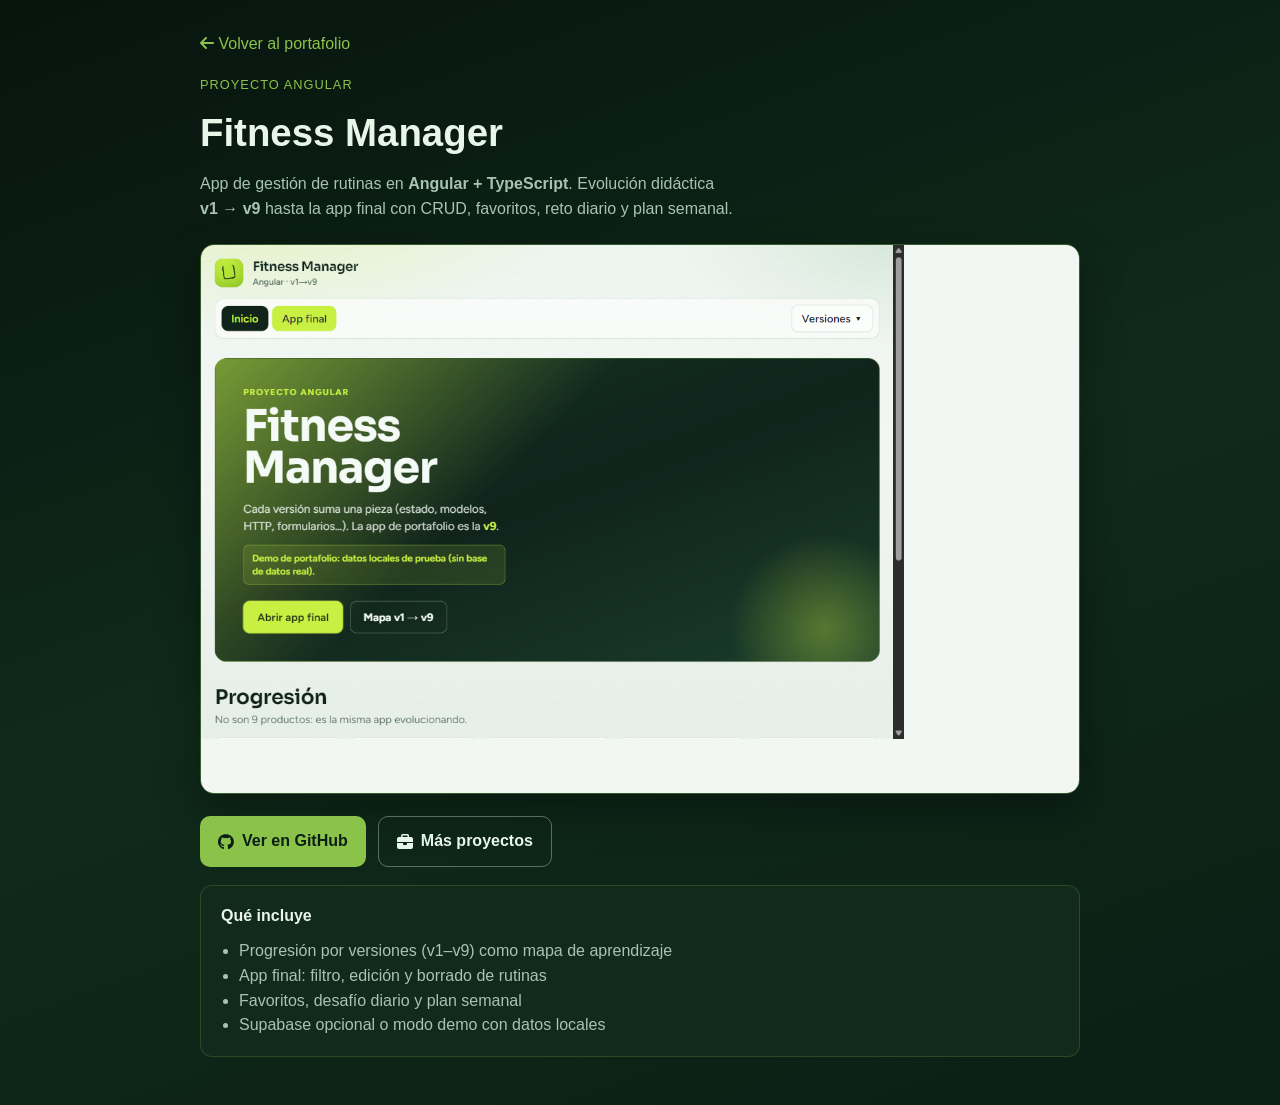
<file: fitness-angular.html>
<!DOCTYPE html>
<html lang="es">
<head>
  <meta charset="UTF-8" />
  <meta name="viewport" content="width=device-width, initial-scale=1" />
  <title>Fitness Manager — App Angular | Juan Manuel Casanova</title>
  <meta name="description" content="App Angular/TypeScript de rutinas y ejercicios: evolución didáctica v1–v9, CRUD, favoritos, reto diario y plan semanal." />

  <!-- Open Graph / LinkedIn preview -->
  <meta property="og:type" content="website" />
  <meta property="og:url" content="https://juancasano.github.io/fitness-angular.html" />
  <meta property="og:title" content="Fitness Manager — App Angular (v1→v9)" />
  <meta property="og:description" content="App Angular/TypeScript de rutinas: evolución didáctica v1–v9, CRUD, favoritos y plan semanal." />
  <meta property="og:image" content="https://juancasano.github.io/assets/fitness-angular-home.png" />
  <meta property="og:image:width" content="1280" />
  <meta property="og:image:height" content="800" />

  <meta name="twitter:card" content="summary_large_image" />
  <meta name="twitter:title" content="Fitness Manager — App Angular (v1→v9)" />
  <meta name="twitter:description" content="App Angular/TypeScript de rutinas: evolución didáctica v1–v9, CRUD, favoritos y plan semanal." />
  <meta name="twitter:image" content="https://juancasano.github.io/assets/fitness-angular-home.png" />

  <link rel="stylesheet" href="https://cdnjs.cloudflare.com/ajax/libs/font-awesome/6.4.0/css/all.min.css" />
  <style>
    :root {
      --bg: #0b1f14;
      --card: #122a1c;
      --text: #e8f5e9;
      --muted: #a7c4b0;
      --accent: #8bc34a;
      --btn: #1b5e20;
    }
    * { box-sizing: border-box; margin: 0; padding: 0; }
    body {
      font-family: "Segoe UI", Tahoma, Geneva, Verdana, sans-serif;
      background: linear-gradient(160deg, #07140e, #0f2a1a 50%, #0b1f14);
      color: var(--text);
      min-height: 100vh;
      line-height: 1.55;
    }
    .wrap { max-width: 920px; margin: 0 auto; padding: 32px 20px 48px; }
    .eyebrow { color: var(--accent); font-size: 0.8rem; letter-spacing: 0.08em; text-transform: uppercase; margin-bottom: 8px; }
    h1 { font-size: clamp(1.8rem, 4vw, 2.4rem); margin-bottom: 10px; }
    .lead { color: var(--muted); margin-bottom: 22px; max-width: 60ch; }
    .shot {
      width: 100%;
      border-radius: 14px;
      border: 1px solid rgba(139, 195, 74, 0.35);
      box-shadow: 0 16px 40px rgba(0,0,0,0.35);
      display: block;
      margin-bottom: 22px;
    }
    .actions { display: flex; flex-wrap: wrap; gap: 12px; margin-bottom: 18px; }
    .btn {
      display: inline-flex; align-items: center; gap: 8px;
      padding: 12px 18px; border-radius: 10px; text-decoration: none; font-weight: 600;
      background: var(--accent); color: #0b1f14;
    }
    .btn-outline {
      background: transparent; color: var(--text);
      border: 1px solid rgba(232,245,233,0.35);
    }
    .card {
      background: var(--card);
      border: 1px solid rgba(139,195,74,0.2);
      border-radius: 12px;
      padding: 18px 20px;
      color: var(--muted);
    }
    .card strong { color: var(--text); }
    ul { margin: 10px 0 0 18px; }
    a.back { color: var(--accent); text-decoration: none; display: inline-block; margin-bottom: 18px; }
  </style>
</head>
<body>
  <main class="wrap">
    <a class="back" href="index.html"><i class="fa-solid fa-arrow-left" aria-hidden="true"></i> Volver al portafolio</a>
    <p class="eyebrow">Proyecto Angular</p>
    <h1>Fitness Manager</h1>
    <p class="lead">
      App de gestión de rutinas en <strong>Angular + TypeScript</strong>.
      Evolución didáctica <strong>v1 → v9</strong> hasta la app final con CRUD, favoritos, reto diario y plan semanal.
    </p>

    <img class="shot" src="assets/fitness-angular-home.png" alt="Captura de Fitness Manager: mapa de progresión Angular v1 a v9" />

    <div class="actions">
      <a class="btn" href="https://github.com/juancasano/aplicacionfitness-angular" target="_blank" rel="noopener">
        <i class="fa-brands fa-github" aria-hidden="true"></i> Ver en GitHub
      </a>
      <a class="btn btn-outline" href="index.html#proyectos">
        <i class="fa-solid fa-briefcase" aria-hidden="true"></i> Más proyectos
      </a>
    </div>

    <section class="card">
      <strong>Qué incluye</strong>
      <ul>
        <li>Progresión por versiones (v1–v9) como mapa de aprendizaje</li>
        <li>App final: filtro, edición y borrado de rutinas</li>
        <li>Favoritos, desafío diario y plan semanal</li>
        <li>Supabase opcional o modo demo con datos locales</li>
      </ul>
    </section>
  </main>
</body>
</html>
</file>
